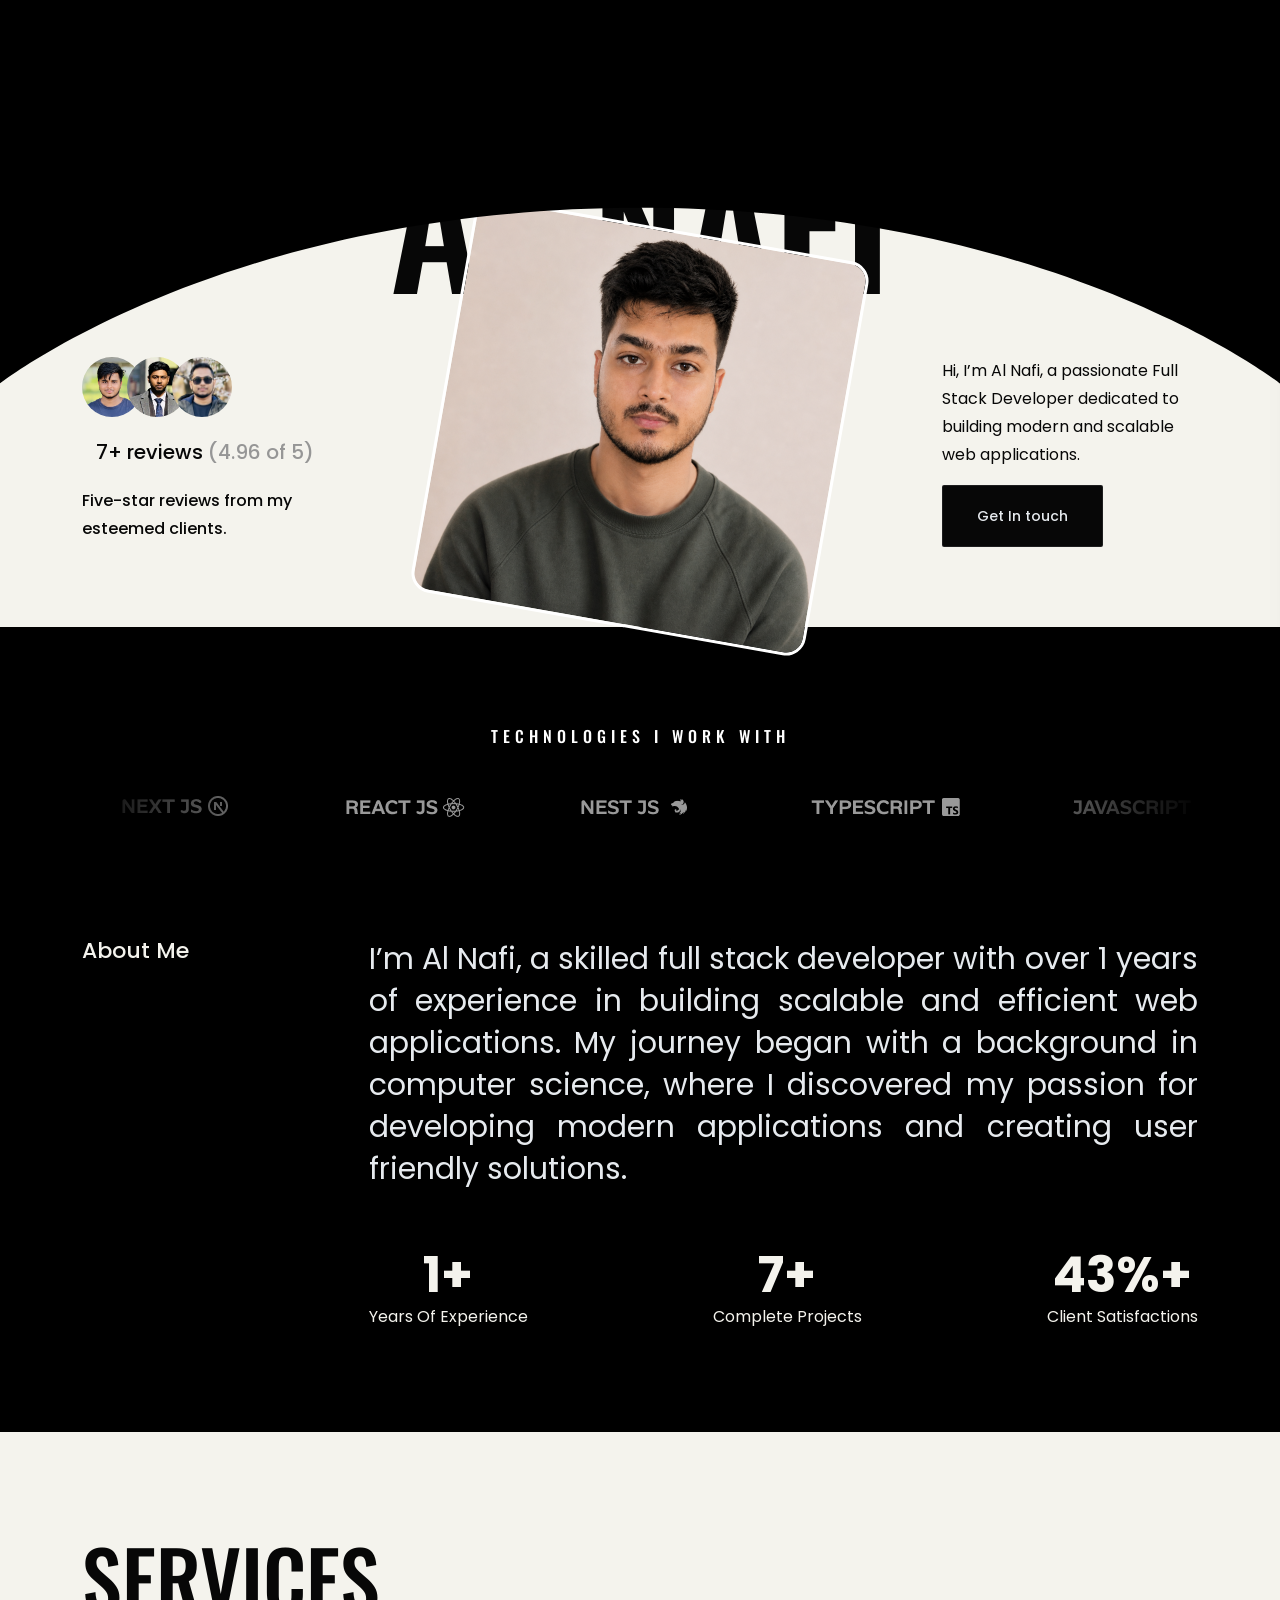
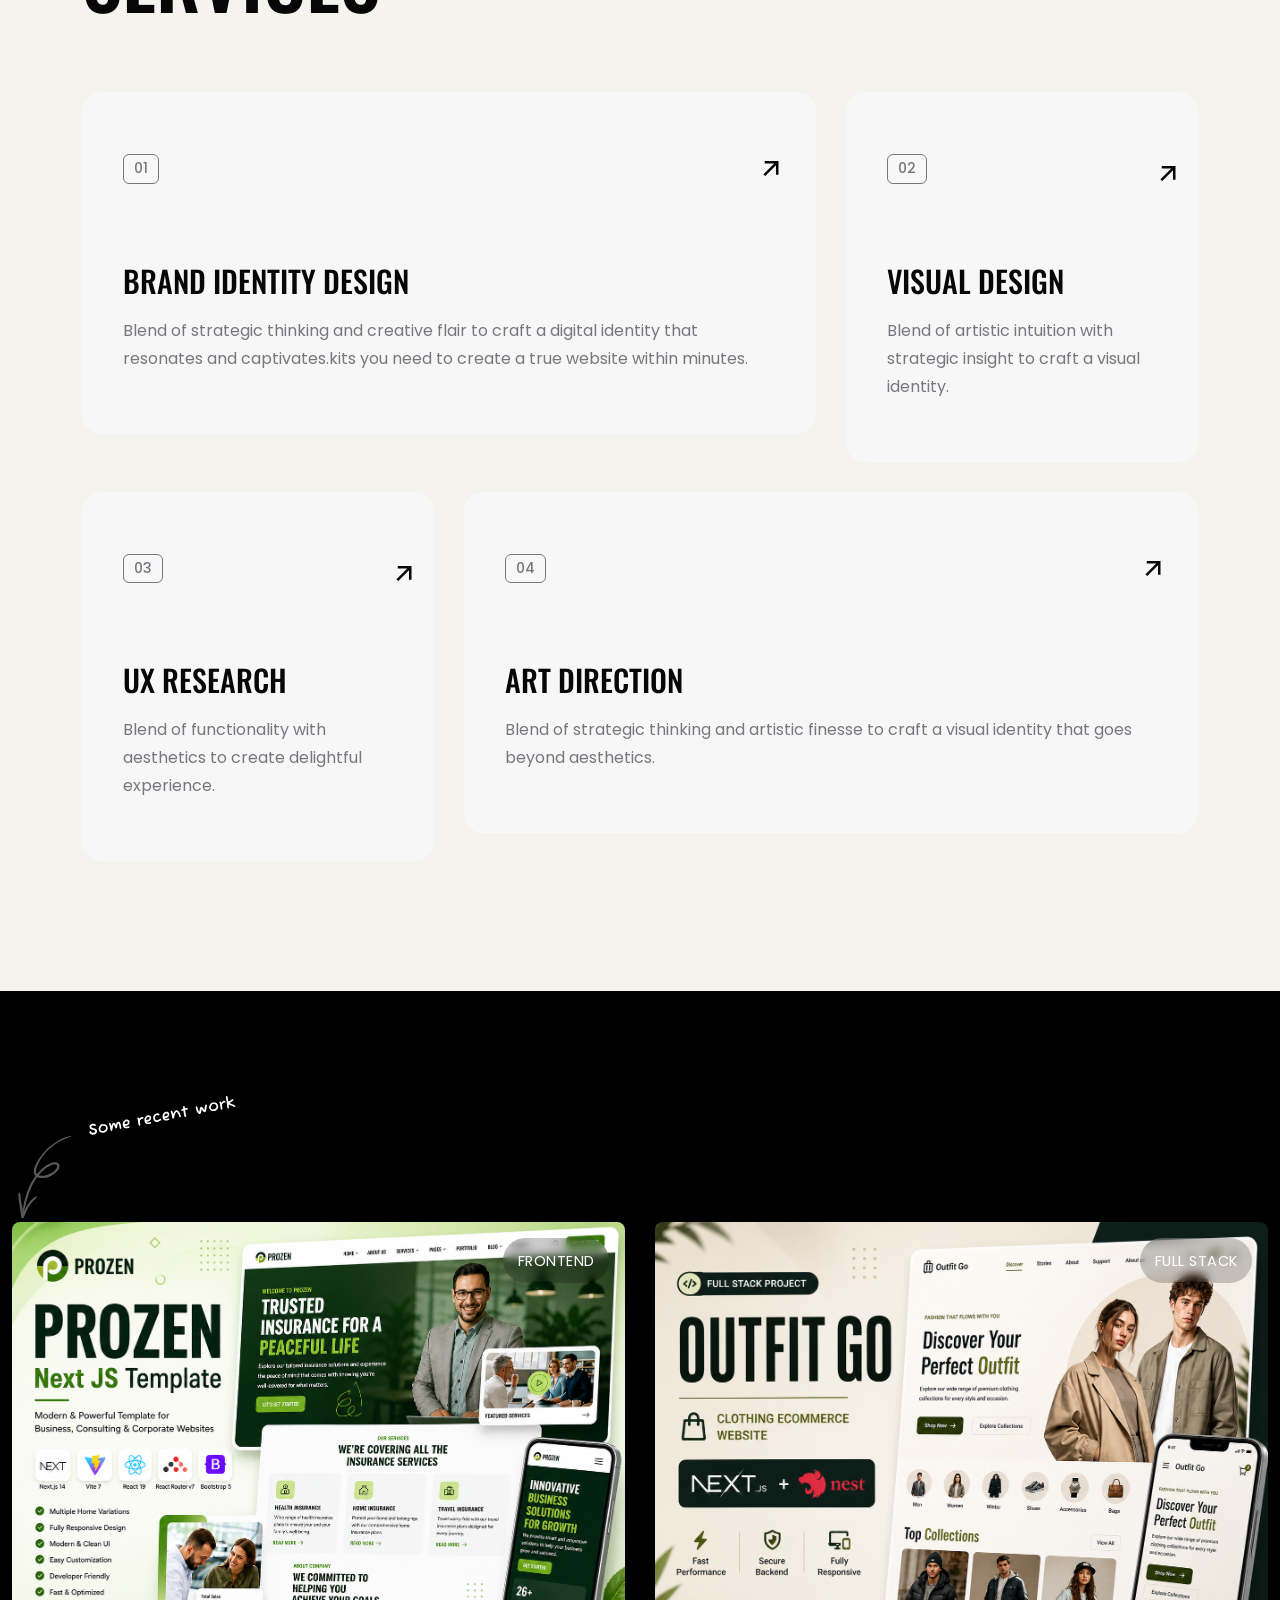
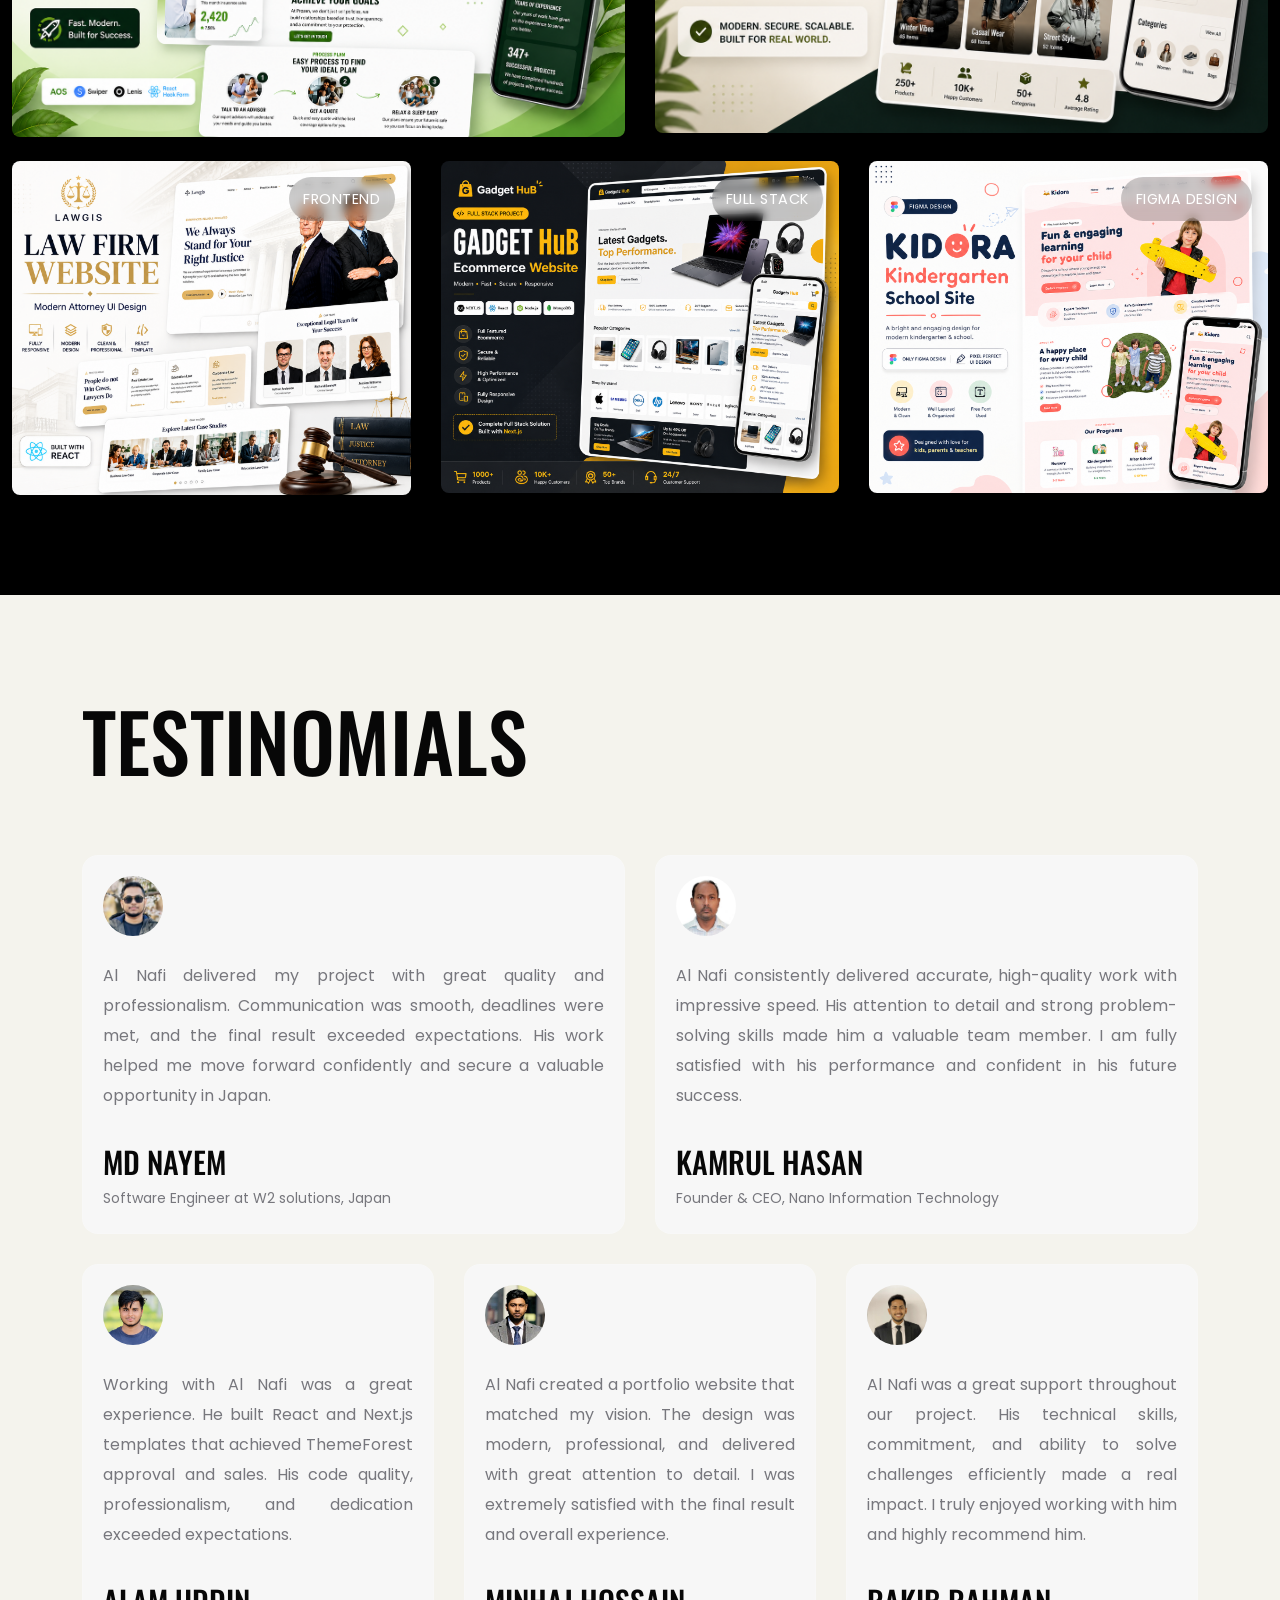
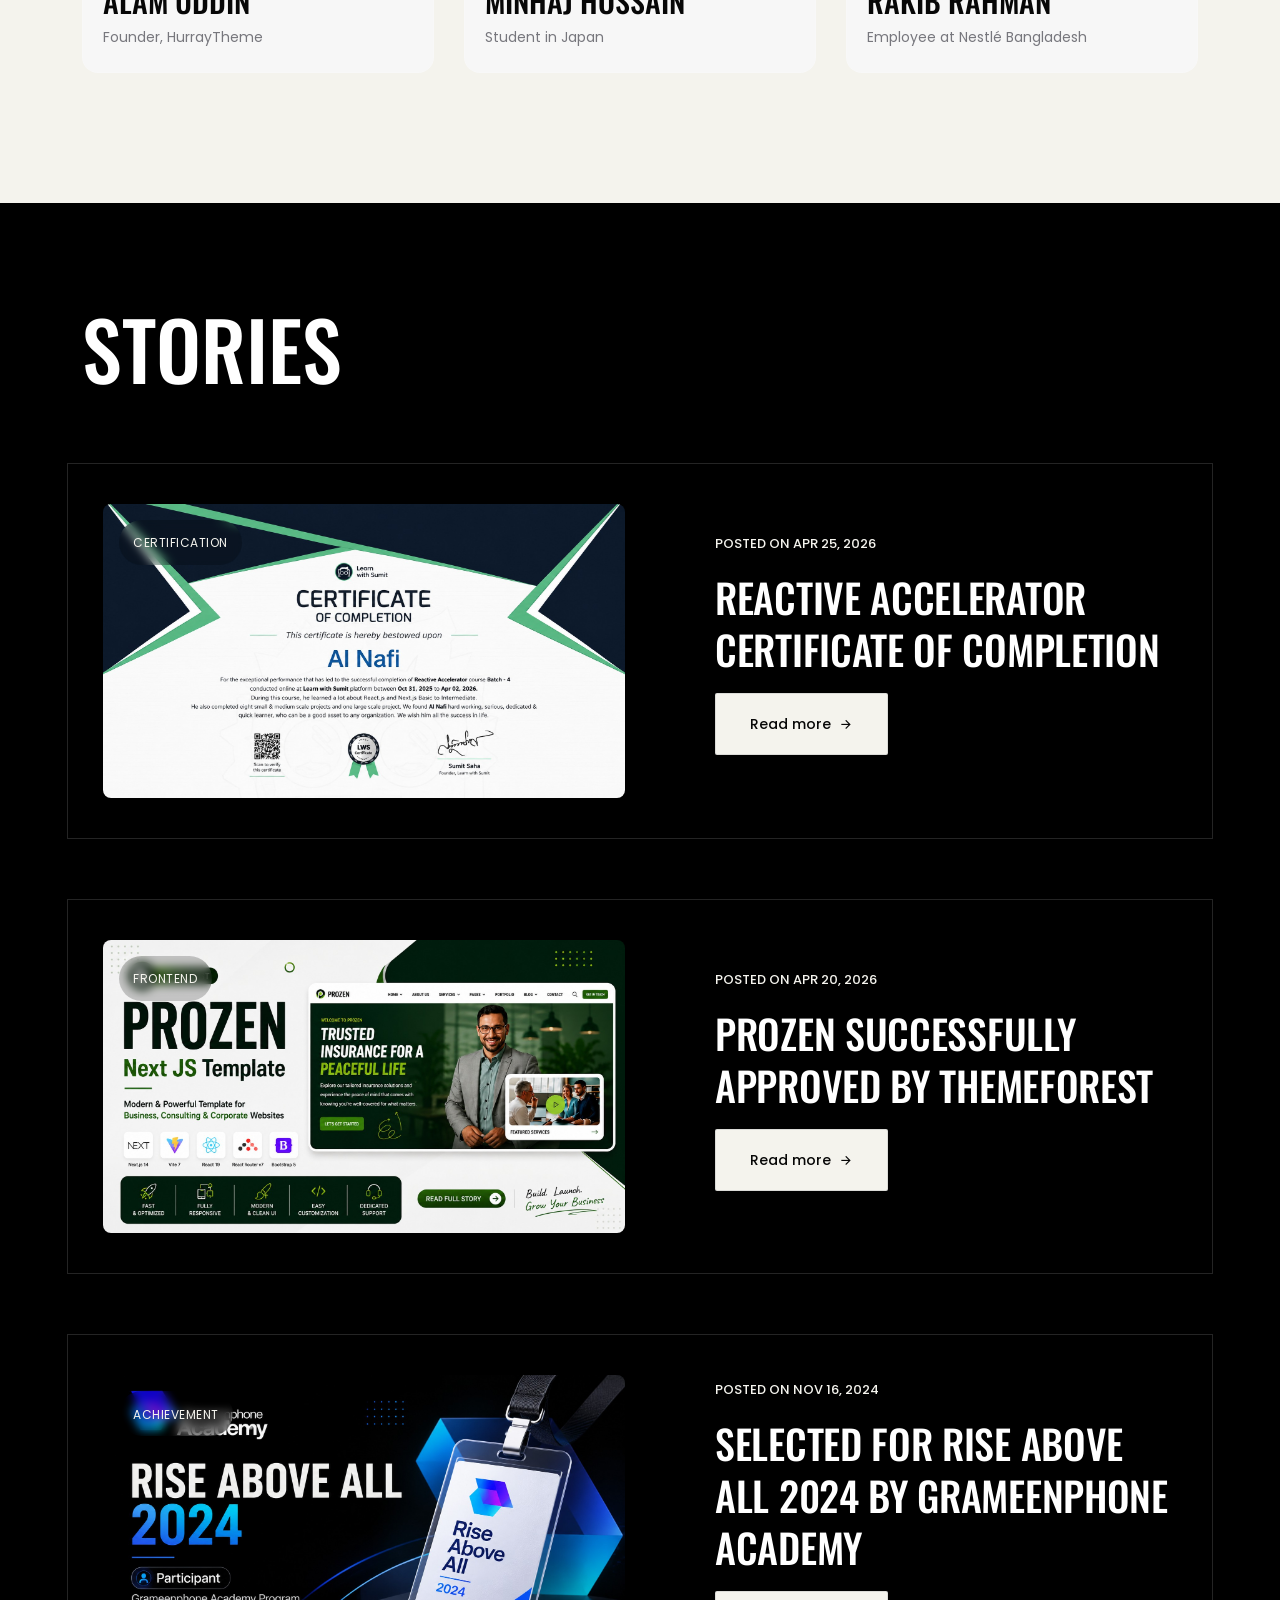
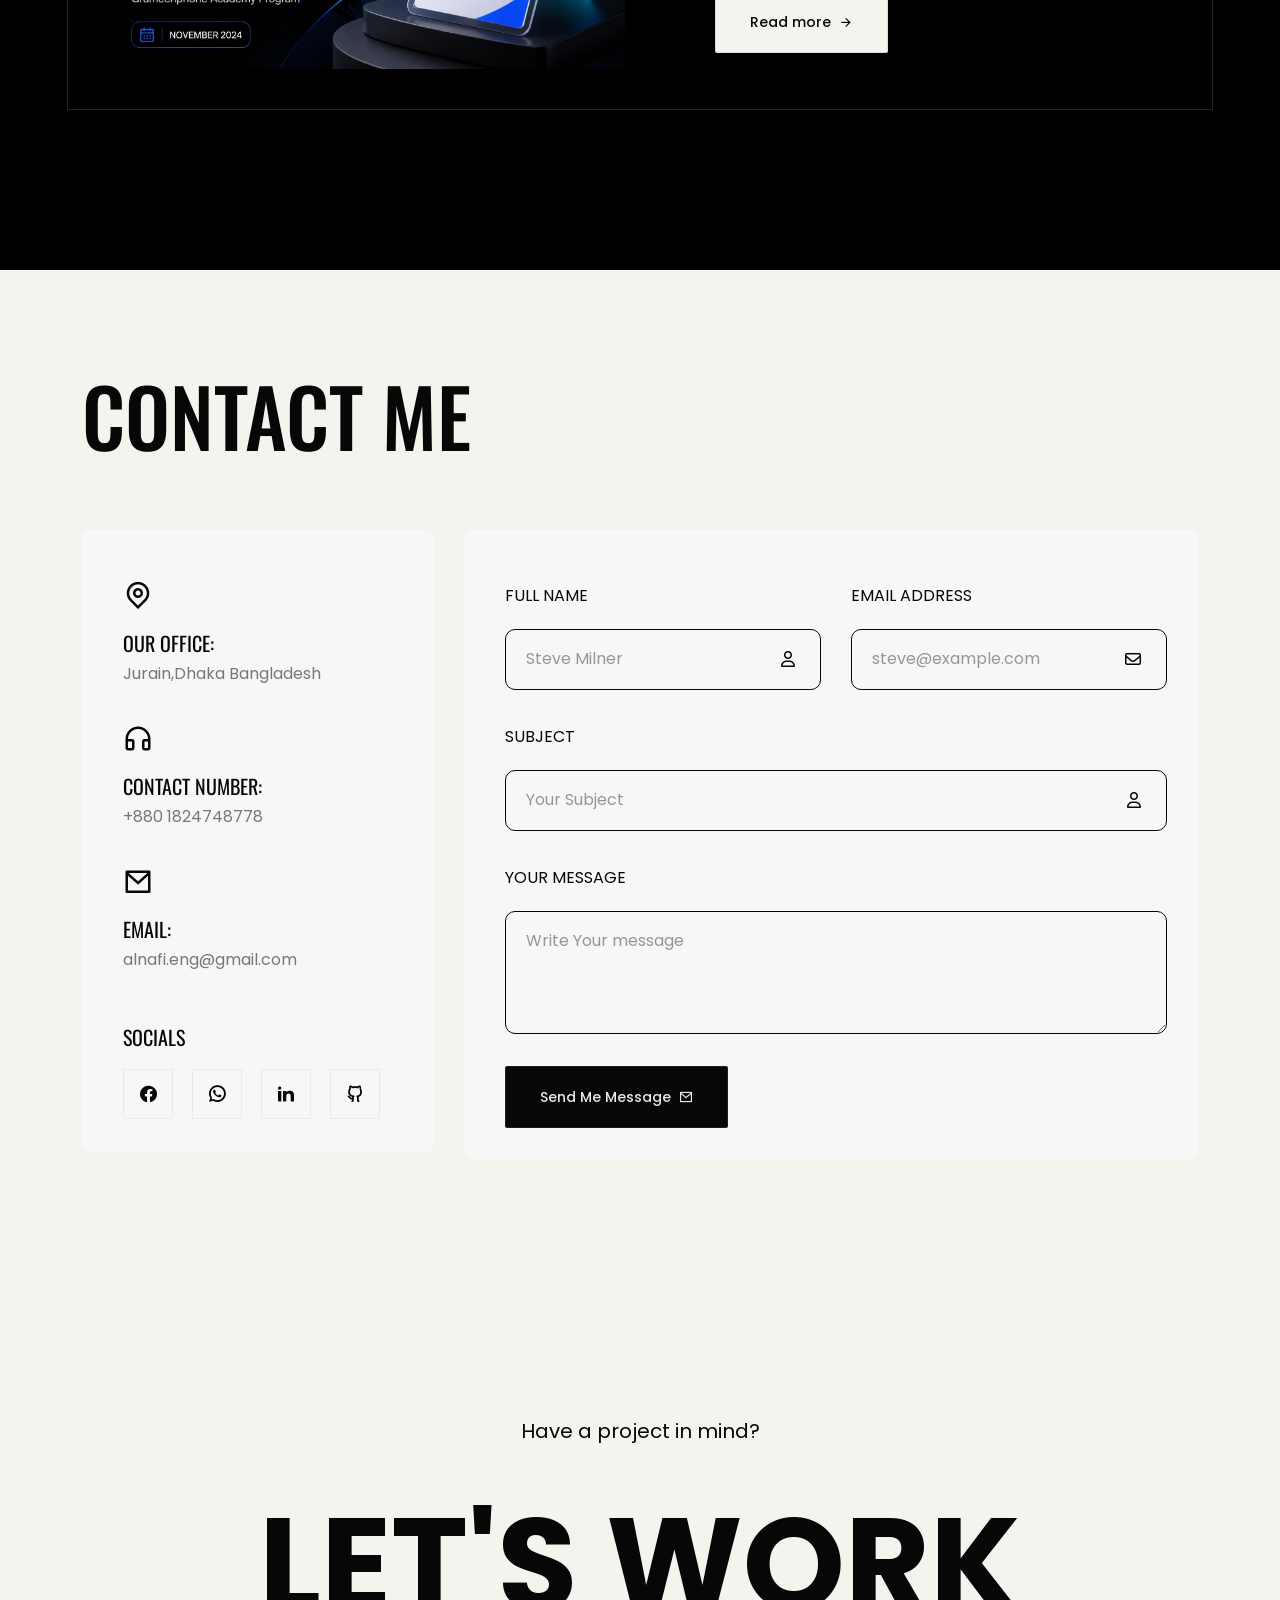
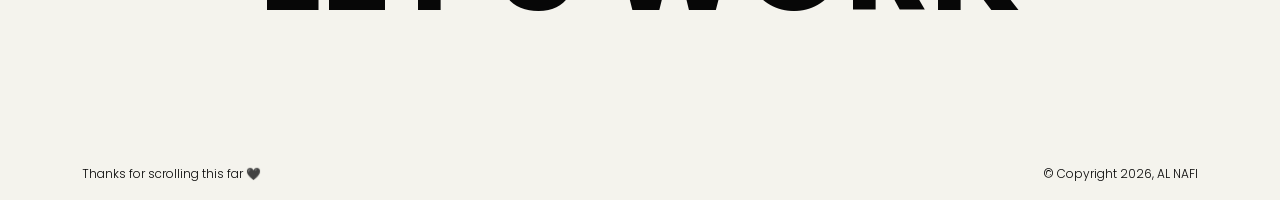
<file: index.html>
<!DOCTYPE html>
<html lang="en">

<head>
    <!-- META -->
    <meta charset="utf-8">
    <meta http-equiv="X-UA-Compatible" content="IE=edge">
    <meta name="viewport" content="width=device-width, initial-scale=1">
    <meta name="description" content="Nino - Modern Portfolio Template">
    <meta name="keywords"
        content="personal, portfolio new, html, one page, bootstrap, new html template, design, creative, onepage, clean, modern">
    <meta name="author" content="Tanvir Hossain">
    <!-- PAGE TITLE -->
    <title>Nino - Modern Portfolio Template</title>
    <link rel="icon" type="image/x-icon" href="assets/images/favicon.png">
    <!-- ALL GOOGLE FONTS -->
    <link rel="preconnect" href="https://fonts.googleapis.com">
    <link rel="preconnect" href="https://fonts.gstatic.com" crossorigin>
    <link
        href="https://fonts.googleapis.com/css2?family=Oswald:wght@200..700&family=Poppins:ital,wght@0,100;0,200;0,300;0,400;0,500;0,600;0,700;0,800;0,900;1,100;1,200;1,300;1,400;1,500;1,600;1,700;1,800;1,900&display=swap"
        rel="stylesheet">
    <!-- BOOTSTRAP CSS -->
    <link rel="stylesheet" href="assets/css/bootstrap.min.css" />
    <!-- FONT AWESOME CSS -->
    <link rel="stylesheet" href="assets/css/font-awesome-pro.css" />
    <!-- FONT AWESOME CSS -->
    <link rel="stylesheet" href="assets/fonts/remixicon.css" />
    <!-- MAGNIFIC CSS -->
    <link rel="stylesheet" href="assets/css/magnific-popup.css">
    <!-- NICE SELECT CSS -->
    <link rel="stylesheet" href="assets/css/nice-select.min.css" />
    <!-- ANIMATE CSS -->
    <link rel="stylesheet" href="assets/css/animate.min.css" />
    <!-- MOBILE MENU CSS -->
    <link rel="stylesheet" href="assets/css/mobilemenu.css" />
    <!-- SLICK CSS -->
    <link rel="stylesheet" href="assets/css/slick.min.css" />
    <!-- SPACING CSS -->
    <link rel="stylesheet" href="assets/css/spacing.css" />
    <!-- MAIN STYLE CSS -->
    <link rel="stylesheet" href="assets/css/style.css" />
    <!-- RESPONSIVE CSS -->
    <link rel="stylesheet" href="assets/css/responsive.css">
    <!-- HTML5 shim and Respond.js IE8 support of HTML5 elements and media queries -->
    <!-- WARNING: Respond.js doesn't work if you view the page via file:// -->
    <!--[if lt IE 9]>
      <script src="https://oss.maxcdn.com/html5shiv/3.7.2/html5shiv.min.js"></script>
      <script src="https://oss.maxcdn.com/respond/1.4.2/respond.min.js"></script>
    <![endif]-->
</head>

<body>
    <!-- START PRELOADER AREA-->
    <div class="preloader">
        <svg viewbox="0 0 1000 1000" preserveaspectratio="none">
            <path id="preloaderSvg" d="M0,1005S175,995,500,995s500,5,500,5V0H0Z"></path>
        </svg>
        <div class="preloader-heading">
            <div class="load-text">
                <span>L</span>
                <span>o</span>
                <span>a</span>
                <span>d</span>
                <span>i</span>
                <span>n</span>
                <span>g</span>
            </div>
        </div>
    </div>
    <!-- END PRELOADER AREA -->
    <!-- START SCROOL UP DESIGN AREA -->
    <div class="progress-wrap cursor-pointer">
        <i class="ri-arrow-up-s-line"></i>
        <svg class="progress-circle svg-content" width="100%" height="100%" viewBox="-1 -1 102 102">
            <path d="M50,1 a49,49 0 0,1 0,98 a49,49 0 0,1 0,-98" />
        </svg>
    </div>
    <!-- / END SCROOL UP DESIGN AREA -->
    <!-- START MAGIC CURSOR AND BALL AREA-->
    <div id="magic-cursor">
        <div id="ball"></div>
    </div>
    <!-- / END MAGIC CURSOR AND BALL AREA-->
    <!-- START MENU DESIGN AREA-->
    <header class="main-header">
        <div class="header-upper">
            <div class="container">
                <div class="header-inner">
                    <div class="row align-items-center">
                        <div class="col-xl-2 col-lg-2 col-md-6 col-6 col-sm-3">
                            <div class="logo-area">
                                <div class="logo">
                                    <a href="index.html"><img src="assets/images/logo.png" alt=""></a>
                                </div>
                            </div>
                        </div>
                        <div class="col-xl-10 col-lg-10 col-md-6 col-6 col-sm-9">
                            <div class="main-menu">
                                <nav id="mobile-menu">
                                    <ul>
                                        <li><a href="index.html" class="linkstyle">Home</a></li>
                                        <li><a href="about.html" class="linkstyle">about</a></li>
                                        <li><a href="service.html" class="linkstyle">services</a></li>
                                        <li class="has-dropdown"><a href="projects.html" class="linkstyle">projects</a>
                                            <ul class="sub-menu">
                                                <li><a href="projects.html">Projects List</a></li>
                                                <li><a href="single-project.html">Single Portfolio</a></li>
                                            </ul>
                                        </li>
                                        <li><a href="blog.html" class="linkstyle">Blog</a></li>
                                        <li><a href="contact.html" class="linkstyle">Contact</a></li>
                                    </ul>
                                </nav>
                            </div>
                            <div class="side-menu-icon d-lg-none text-end">
                                <a href="javascript:void(0)" class="info-toggle-btn f-right sidebar-toggle-btn"><i
                                        class="fal fa-bars"></i></a>
                            </div>
                        </div>
                    </div>
                </div>
            </div>
        </div>
    </header>
    <!-- // END MENU DESIGN AREA-->
    <!-- START MOBILE MENU DESIGN AREA-->
    <div class="sidebar__area">
        <div class="sidebar__wrapper">
            <div class="sidebar__close">
                <button class="sidebar__close-btn" id="sidebar__close-btn">
                    <i class="fal fa-times"></i>
                </button>
            </div>
            <div class="sidebar__content mt-50 mb-20">
                <div class="mobile-menu fix"></div>
            </div>
        </div>
    </div>
    <div class="body-overlay"></div>
    <!-- // END MOBILE MENU DESIGN AREA-->
    <!-- START HEADER DESIGN AREA -->
    <section id="home" class="main-hero-area">
        <div class="container">
            <div class="row">
                <div class="col-lg-12">
                    <!-- START HERO DESIGN AREA -->
                    <div class="hero-content wow fadeInUp text-center delay-0-2s">
                        <h2>AL NAFI</h2>
                    </div>
                    <!-- / END HERO DESIGN AREA -->
                </div>
            </div>
            <div class="row">
                <div class="col-lg-3 pt-30">
                    <!-- START HERO DESIGN AREA -->
                    <div class="hero-content wow fadeInUp delay-0-2s">
                        <div class="clienti-reviews">
                            <ul class="clienti-profile">
                                <li>
                                    <img class="img-fluid" src="assets/images/avatar/02.jpg" alt="client">
                                </li>
                                <li>
                                    <img class="img-fluid" src="assets/images/avatar/03.jpg" alt="client">
                                </li>
                                <li>
                                    <img class="img-fluid" src="assets/images/avatar/01.jpg" alt="client">
                                </li>
                            </ul>
                            <div class="reviews">
                                <span class="review-count" id="reviewCount">0</span>+ reviews
                                <span class="reviews-rating">(4.96 of 5)</span>
                                <p>Five-star reviews from my esteemed clients.</p>
                            </div>
                        </div>
                    </div>
                    <!-- / END HERO DESIGN AREA -->
                </div>
                <div class="col-lg-6">
                    <div class="hero-image">
                        <img src="assets/images/about/me.png" alt="">
                    </div>
                    <!-- / END HERO DESIGN AREA -->
                </div>
                <div class="col-lg-3 pt-30">
                    <div class="hero-content wow fadeInUp delay-0-4s">
                        <p>Hi, I’m Al Nafi, a passionate Full Stack Developer dedicated to building modern and scalable
                            web applications.</p> <a class="theme-btn" href="">Get In touch</a>
                    </div>
                    <!-- / END HERO DESIGN AREA -->
                </div>
            </div>
        </div>
    </section>
    <!-- / END HEADER DESIGN AREA -->
    <!-- START COMPANY DESIGN AREA -->
    <div class="company-design-area">
        <div class="container">
            <div class="row">
                <div class="col-lg-12">
                    <h2>TECHNOLOGIES I WORK WITH</h2>
                    <div class="company-list">
                        <div class="scroller" data-direction="left" data-speed="slow">
                            <div class="scroller__inner">
                                <img src="assets/images/technologies/next.png" alt="next.js logo" />
                                <img src="assets/images/technologies/react.png" alt="react.js logo" />
                                <img src="assets/images/technologies/nest.png" alt="nest.js logo" />
                                <img src="assets/images/technologies/typescript.png" alt="typescript logo" />
                                <img src="assets/images/technologies/javascript.png" alt="javascript logo" />
                                <img src="assets/images/technologies/postgresql.png" alt="postgresql logo" />
                                <img src="assets/images/technologies/mongodb.png" alt="mongodb logo" />
                                <img src="assets/images/technologies/mysql.png" alt="mysql logo" />
                                <img src="assets/images/technologies/docker.png" alt="docker logo" />
                                <img src="assets/images/technologies/graphql.png" alt="graphql logo" />
                                <img src="assets/images/technologies/figma.png" alt="figma logo" />
                                <img src="assets/images/technologies/github.png" alt="github logo" />
                            </div>
                        </div>
                    </div>
                </div>
            </div>
        </div>
    </div>
    <!-- // END COMPANY DESIGN AREA -->
    <!-- START ABOUT DESIGN AREA -->
    <section id="about" class="about-area">
        <div class="container">
            <div class="row">
                <!-- START ABOUT TEXT DESIGN AREA -->
                <div class="col-lg-3 col-sm-3">
                    <h2 class="about-pre-title">About Me</h2>
                </div>
                <div class="col-lg-9 col-sm-9">
                    <div class="about-content-part wow fadeInUp delay-0-2s">
                        <p style="text-align: justify;">I’m Al Nafi, a skilled full stack developer with over 1 years of
                            experience in building scalable and efficient web applications. My journey began with a
                            background in computer science, where I discovered my passion for developing modern
                            applications and creating user friendly solutions.</p>
                    </div>
                    <!-- START COUNTER DESIGN AREA -->
                    <div class="hero-counter-area d-flex justify-content-between wow fadeInUp delay-0-4s">
                        <div class="counter-item counter-text-wrap">
                            <span class="count-text plus" data-speed="1000" data-stop="1">0</span>
                            <span class="counter-title">Years Of Experience</span>
                        </div>
                        <div class="counter-item counter-text-wrap">
                            <span class="count-text plus" data-speed="3000" data-stop="15">0</span>
                            <span class="counter-title">Complete Projects</span>
                        </div>
                        <div class="counter-item counter-text-wrap">
                            <span class="count-text percent" data-speed="3000" data-stop="90">0</span>
                            <span class="counter-title">Client Satisfactions</span>
                        </div>
                    </div>
                    <!-- / END COUNTER DESIGN AREA -->
                </div>
                <!-- / END ABOUT TEXT DESIGN AREA -->
            </div>
        </div>
    </section>
    <!-- / END ABOUT DESIGN AREA -->
    <!-- START SERVICE DESIGN AREA -->
    <section id="services" class="services-area">
        <div class="container">
            <div class="row">
                <div class="col-xl-12 col-lg-12">
                    <div class="section-title section-black-title wow fadeInUp delay-0-2s">
                        <h2>Services</h2>
                    </div>
                </div>
            </div>
            <div class="row">
                <!-- START SINGLE SERVICE DESIGN AREA -->
                <div class="col-lg-8 col-md-7">
                    <div class="service-item wow fadeInUp delay-0-2s">
                        <i class="ri-arrow-right-up-line"></i>
                        <h5>01</h5>
                        <h4>Brand Identity Design</h4>
                        <p>Blend of strategic thinking and creative flair to craft a digital identity that resonates and
                            captivates.kits you need to create a true website within minutes.</p>
                    </div>
                </div>
                <!-- / END SINGLE SERVICE DESIGN AREA -->
                <!-- START SINGLE SERVICE DESIGN AREA -->
                <div class="col-lg-4 col-md-5">
                    <div class="service-item wow fadeInUp delay-0-4s">
                        <i class="ri-arrow-right-up-line"></i>
                        <h5>02</h5>
                        <h4>Visual Design</h4>
                        <p>Blend of artistic intuition with strategic insight to craft a visual identity.</p>
                    </div>
                </div>
                <!-- / END SINGLE SERVICE DESIGN AREA -->
                <!-- START SINGLE SERVICE DESIGN AREA -->
                <div class="col-lg-4 col-md-5">
                    <div class="service-item wow fadeInUp delay-0-6s">
                        <i class="ri-arrow-right-up-line"></i>
                        <h5>03</h5>
                        <h4>UX Research</h4>
                        <p>Blend of functionality with aesthetics to create delightful experience.</p>
                    </div>
                </div>
                <!-- / END SINGLE SERVICE DESIGN AREA -->
                <!-- START SINGLE SERVICE DESIGN AREA -->
                <div class="col-lg-8 col-md-7">
                    <div class="service-item wow fadeInUp delay-0-8s">
                        <i class="ri-arrow-right-up-line"></i>
                        <h5>04</h5>
                        <h4>Art Direction</h4>
                        <p>Blend of strategic thinking and artistic finesse to craft a visual identity that goes beyond
                            aesthetics.</p>
                    </div>
                </div>
                <!-- / END SINGLE SERVICE DESIGN AREA -->
            </div>
        </div>
    </section>
    <!-- / END SERVICE DESIGN AREA -->
    <!-- START PORTFOLIO DESIGN AREA -->
    <div class="projects-area" id="portfolio">
        <div class="custom-icon">
            <img src="assets/images/custom/work-scribble.svg" alt="custom">
        </div>
        <div class="container-fluid">
            <div class="row g-4 portfolio-grid">
                <!-- START SINGLE PORTFOLIO DESIGN AREA -->
                <div class="col-md-6 col-xl-6 portfolio-item category-1">
                    <a href="assets/images/projects/work1.png" class="work-popup">
                        <div class="portfolio-box">
                            <!-- Image -->
                            <img src="assets/images/projects/work1.png" alt="" data-rjs="2">
                            <!-- Category -->
                            <span class="portfolio-category">FRONTEND</span>
                            <!-- Caption -->
                            <div class="portfolio-caption">
                                <h1>MODERN BUSINESS WEBSITE</h1>
                            </div>
                        </div>
                    </a>
                </div>
                <!-- // END SINGLE PORTFOLIO DESIGN AREA -->
                <!-- START SINGLE PORTFOLIO DESIGN AREA -->
                <div class="col-md-6 col-xl-6 portfolio-item category-2">
                    <a href="single-project.html">
                        <div class="portfolio-box">
                            <!-- Image -->
                            <img src="assets/images/projects/work2.png" alt="" data-rjs="2">
                            <!-- Category -->
                            <span class="portfolio-category">FULL STACK</span>
                            <!-- Caption -->
                            <div class="portfolio-caption">
                                <h1>E-COMMERCE WEB APPLICATION</h1>
                            </div>
                        </div>
                    </a>
                </div>
                <!-- // END SINGLE PORTFOLIO DESIGN AREA -->
                <!-- START SINGLE PORTFOLIO DESIGN AREA -->
                <div class="col-md-6 col-xl-4 portfolio-item category-2">
                    <a href="https://www.youtube.com/watch?v=qZEPs3vmYB4" class="popup-youtube">
                        <div class="portfolio-box">
                            <!-- Image -->
                            <img src="assets/images/projects/work3.png" alt="" data-rjs="2">
                            <!-- Category -->
                            <span class="portfolio-category">FRONTEND</span>
                            <!-- Caption -->
                            <div class="portfolio-caption">
                                <h1>LEGAL BUSINESS WEBSITE</h1>
                            </div>
                        </div>
                    </a>
                </div>
                <!-- // END SINGLE PORTFOLIO DESIGN AREA -->
                <!-- START SINGLE PORTFOLIO DESIGN AREA -->
                <div class="col-md-6 col-xl-4 portfolio-item category-1">
                    <a href="assets/images/projects/work4.png" class="work-popup">
                        <div class="portfolio-box">
                            <!-- Image -->
                            <img src="assets/images/projects/work4.png" alt="" data-rjs="2">
                            <!-- Category -->
                            <span class="portfolio-category">FULL STACK</span>
                            <!-- Caption -->
                            <div class="portfolio-caption">
                                <h1>E-COMMERCE WEBSITE</h1>
                            </div>
                        </div>
                    </a>
                </div>
                <!-- // END SINGLE PORTFOLIO DESIGN AREA -->
                <!-- START SINGLE PORTFOLIO DESIGN AREA -->
                <div class="col-md-6 col-xl-4 portfolio-item category-2">
                    <a href="assets/images/projects/work5.png" class="work-popup">
                        <div class="portfolio-box">
                            <!-- Image -->
                            <img src="assets/images/projects/work5.png" alt="" data-rjs="2">
                            <!-- Category -->
                            <span class="portfolio-category">FIGMA DESIGN</span>
                            <!-- Caption -->
                            <div class="portfolio-caption">
                                <h1>KINDERGARTEN WEBSITE UI</h1>
                            </div>
                        </div>
                    </a>
                </div>
                <!-- // END SINGLE PORTFOLIO DESIGN AREA -->
            </div>
        </div>
    </div>
    <!-- // END PORTFOLIO DESIGN AREA -->
    <!-- START TESTIMONIALS DESIGN AREA -->
    <section class="testimonials-area">
        <div class="container">
            <div class="row">
                <div class="col-xl-12 col-lg-12">
                    <div class="section-title section-black-title wow fadeInUp delay-0-2s">
                        <h2>Testinomials</h2>
                    </div>
                </div>
            </div>
            <div class="row">
                <div class="col-lg-6 col-md-6">
                    <!-- START SINGLE TESTIMONIALS DESIGN AREA -->
                    <div class="testimonial-item wow fadeInUp delay-0-2s">
                        <div class="author">
                            <img src="assets/images/testimonials/author1.jpg" alt="Author" />
                        </div>
                        <div class="text" style="text-align: justify;">
                            Al Nafi delivered my project with great quality and professionalism. Communication was
                            smooth, deadlines were met, and the final result exceeded expectations. His work helped me
                            move forward confidently and secure a valuable opportunity in Japan.
                        </div>
                        <div class="testi-des">
                            <h5>MD Nayem</h5>
                            <span>Software Engineer at W2 solutions, Japan</span>
                        </div>
                    </div>
                    <!-- / END SINGLE TESTIMONIALS DESIGN AREA -->
                </div>
                <div class="col-lg-6 col-md-6">
                    <!-- START SINGLE TESTIMONIALS DESIGN AREA -->
                    <div class="testimonial-item wow fadeInUp delay-0-4s">
                        <div class="author">
                            <img src="assets/images/testimonials/author2.jpg" alt="Author" />
                        </div>
                        <div class="text" style="text-align: justify;">
                            Al Nafi consistently delivered accurate, high-quality work with impressive speed. His
                            attention to detail and strong problem-solving skills made him a valuable team member. I am
                            fully satisfied with his performance and confident in his future success.
                        </div>
                        <div class="testi-des">
                            <h5>Kamrul Hasan</h5>
                            <span>Founder & CEO, Nano Information Technology</span>
                        </div>
                    </div>
                    <!-- / END SINGLE TESTIMONIALS DESIGN AREA -->
                </div>
                <div class="col-lg-4 col-md-6">
                    <!-- START SINGLE TESTIMONIALS DESIGN AREA -->
                    <div class="testimonial-item wow fadeInUp delay-0-6s">
                        <div class="author">
                            <img src="assets/images/testimonials/author3.jpg" alt="Author" />
                        </div>
                        <div class="text" style="text-align: justify;">
                            Working with Al Nafi was a great experience. He built React and Next.js templates that achieved ThemeForest approval and sales. His code quality, professionalism, and dedication exceeded expectations.
                        </div>
                        <div class="testi-des">
                            <h5>Alam Uddin</h5>
                            <span>Founder, HurrayTheme</span>
                        </div>
                    </div>
                    <!-- / END SINGLE TESTIMONIALS DESIGN AREA -->
                </div>
                <div class="col-lg-4 col-md-6">
                    <!-- START SINGLE TESTIMONIALS DESIGN AREA -->
                    <div class="testimonial-item wow fadeInUp delay-0-8s">
                        <div class="author">
                            <img src="assets/images/testimonials/author4.jpg" alt="Author" />
                        </div>
                        <div class="text" style="text-align: justify;">
                            Al Nafi created a portfolio website that matched my vision. The design was modern, professional, and delivered with great attention to detail. I was extremely satisfied with the final result and overall experience.
                        </div>
                        <div class="testi-des">
                            <h5>Minhaj Hossain</h5>
                            <span>Student in Japan</span>
                        </div>
                    </div>
                    <!-- / END SINGLE TESTIMONIALS DESIGN AREA -->
                </div>
                <div class="col-lg-4 col-md-6">
                    <!-- START SINGLE TESTIMONIALS DESIGN AREA -->
                    <div class="testimonial-item wow fadeInUp delay-0-9s">
                        <div class="author">
                            <img src="assets/images/testimonials/author5.jpg" alt="Author" />
                        </div>
                        <div class="text" style="text-align: justify;">
                            Al Nafi was a great support throughout our project. His technical skills, commitment, and ability to solve challenges efficiently made a real impact. I truly enjoyed working with him and highly recommend him.
                        </div>
                        <div class="testi-des">
                            <h5>Rakib Rahman</h5>
                            <span>Employee at Nestlé Bangladesh</span>
                        </div>
                    </div>
                    <!-- / END SINGLE TESTIMONIALS DESIGN AREA -->
                </div>
            </div>
        </div>
    </section>
    <!-- / END TESTIMONIALS DESIGN AREA -->

    <!-- START VLOG DESIGN AREA -->
    <section class="blog-area">
        <div class="container">
            <div class="row">
                <div class="col-xl-12 col-lg-12">
                    <div class="section-title wow fadeInUp delay-0-2s">
                        <h2>Stories</h2>
                    </div>
                </div>
            </div>
            <!-- START SINGLE VLOG DESIGN AREA -->
            <div class="row blog-post-box align-items-center">
                <div class="col-lg-6">
                    <div class="blog-post-img">
                        <a href="#">
                            <img src="assets/images/blog/blog1.jpg" alt="">
                        </a>
                        <div class="blog-post-category">
                            <a href="#">Certification</a>
                        </div>
                    </div>
                </div>
                <div class="col-lg-6">
                    <div class="blog-post-caption">
                        <h3>Posted on Apr 25, 2026</h3>
                        <h2><a class="link-decoration"
                                href="https://learnwithsumit.com/certificates/verify/LWSCTXN-7NLCACE0">REACTIVE
                                ACCELERATOR CERTIFICATE OF COMPLETION</a></h2>
                        <a class="theme-btn theme-btn-two"
                            href="https://learnwithsumit.com/certificates/verify/LWSCTXN-7NLCACE0">Read more <i
                                class="ri-arrow-right-line"></i></a>
                    </div>
                </div>
            </div>
            <!-- START SINGLE VLOG DESIGN AREA -->
            <!-- START SINGLE VLOG DESIGN AREA -->
            <div class="row blog-post-box align-items-center">
                <div class="col-lg-6">
                    <div class="blog-post-img">
                        <a href="#">
                            <img src="assets/images/blog/blog2.jpg" alt="">
                        </a>
                        <div class="blog-post-category">
                            <a href="#">Frontend</a>
                        </div>
                    </div>
                </div>
                <div class="col-lg-6">
                    <div class="blog-post-caption">
                        <h3>Posted on Apr 20, 2026</h3>
                        <h2><a class="link-decoration"
                                href="https://themeforest.net/item/prozen-business-consulting-nextjs-template/62573483?s_rank=1">PROZEN
                                Successfully Approved by ThemeForest</a></h2>
                        <a class="theme-btn theme-btn-two"
                            href="https://themeforest.net/item/prozen-business-consulting-nextjs-template/62573483?s_rank=1">Read
                            more <i class="ri-arrow-right-line"></i></a>
                    </div>
                </div>
            </div>
            <!-- START SINGLE VLOG DESIGN AREA -->
            <!-- START SINGLE VLOG DESIGN AREA -->
            <div class="row blog-post-box align-items-center">
                <div class="col-lg-6">
                    <div class="blog-post-img">
                        <a href="#">
                            <img src="assets/images/blog/blog3.jpg" alt="">
                        </a>
                        <div class="blog-post-category">
                            <a href="#">ACHIEVEMENT</a>
                        </div>
                    </div>
                </div>
                <div class="col-lg-6">
                    <div class="blog-post-caption">
                        <h3>Posted on Nov 16, 2024</h3>
                        <h2><a class="link-decoration" href="#">Selected for Rise Above All 2024 by Grameenphone Academy</a></h2>
                        <a class="theme-btn theme-btn-two" href="#">Read more <i class="ri-arrow-right-line"></i></a>
                    </div>
                </div>
            </div>
            <!-- START SINGLE VLOG DESIGN AREA -->
        </div>
    </section>
    <!-- / END VLOG DESIGN AREA -->
    <!-- START CONTACT DESIGN AREA -->
    <section id="contact" class="contact-area">
        <div class="container">
            <div class="row">
                <div class="col-xl-12 col-lg-12">
                    <div class="section-title section-black-title wow fadeInUp delay-0-2s">
                        <h2>Contact Me</h2>
                    </div>
                </div>
            </div>
            <div class="row">
                <div class="col-lg-4">
                    <div class="contact-content-part  wow fadeInUp delay-0-2s">
                        <!-- START CONTACT SINGLEDESIGN AREA -->
                        <div class="single-contact wow fadeInUp" data-wow-delay=".2s">
                            <span class="circle-btn">
                                <i class="ri-map-pin-line"></i>
                            </span>
                            <h2>our office:</h2>
                            <p>Jurain,Dhaka Bangladesh</p>
                        </div>
                        <!-- / END CONTACT SINGLEDESIGN AREA -->
                        <!-- START CONTACT SINGLEDESIGN AREA -->
                        <div class="single-contact wow fadeInUp" data-wow-delay=".4s">
                            <span class="circle-btn">
                                <i class="ri-headphone-line"></i>
                            </span>
                            <h2>contact number:</h2>
                            <p>+880 1824748778</p>
                        </div>
                        <!-- / END CONTACT SINGLEDESIGN AREA -->
                        <!-- START CONTACT SINGLEDESIGN AREA -->
                        <div class="single-contact wow fadeInUp" data-wow-delay=".6s">
                            <span class="circle-btn">
                                <i class="ri-mail-line"></i>
                            </span>
                            <h2>Email:</h2>
                            <p>alnafi.eng@gmail.com</p>
                        </div>
                        <!-- / END CONTACT SINGLEDESIGN AREA -->
                        <!-- START CONTACT SINGLEDESIGN AREA -->
                        <div class="single-contact wow fadeInUp" data-wow-delay=".6s">
                            <h2>Socials</h2>
                            <div class="about-social">
                                <ul>
                                    <li><a
                                            href="https://www.facebook.com/al.nafi.94695?mibextid=wwXIfr&rdid=QQhAK1Jha2uSmqjs&share_url=https%3A%2F%2Fwww.facebook.com%2Fshare%2F1BNzEdRXuZ%2F%3Fmibextid%3DwwXIfr#"><i
                                                class="ri-facebook-circle-fill"></i></a></li>
                                    <li><a
                                            href="https://api.whatsapp.com/send/?phone=8801824748778&text&type=phone_number&app_absent=0"><i
                                                class="ri-whatsapp-line"></i></a></li>
                                    <li><a
                                            href="https://www.linkedin.com/in/alnafi?utm_source=share_via&utm_content=profile&utm_medium=member_android"><i
                                                class="ri-linkedin-fill"></i></a></li>
                                    <li><a href="https://github.com/ALNAFI"><i class="ri-github-line"></i></a></li>
                                </ul>
                            </div>
                        </div>
                        <!-- / END CONTACT SINGLEDESIGN AREA -->
                    </div>
                </div>
                <!-- START CONTACT FORM DESIGN AREA -->
                <div class="col-lg-8">
                    <div class="contact-form contact-form-area wow fadeInUp delay-0-4s">
                        <form id="contactForm" class="contact-form" action="https://formsubmit.co/alnafi.eng@gmail.com"
                            method="POST">
                            <input type="hidden" name="_captcha" value="false">
                            <div class="row">
                                <div class="col-md-6">
                                    <div class="form-group">
                                        <label for="name">Full Name</label>
                                        <input type="text" id="name" name="name" class="form-control" value=""
                                            placeholder="Steve Milner" required=""
                                            data-error="Please enter your Name" />
                                        <label for="name" class="for-icon"><i class="far fa-user"></i></label>
                                        <div class="help-block with-errors"></div>
                                    </div>
                                </div>
                                <div class="col-md-6">
                                    <div class="form-group">
                                        <label for="email">Email Address</label>
                                        <input type="email" id="email" name="email" class="form-control" value=""
                                            placeholder="steve@example.com" required=""
                                            data-error="Please enter your Email" />
                                        <label for="email" class="for-icon"><i class="far fa-envelope"></i></label>
                                        <div class="help-block with-errors"></div>
                                    </div>
                                </div>
                                <div class="col-md-12">
                                    <div class="form-group">
                                        <label for="name">Subject</label>
                                        <input type="text" id="subject" name="subject" class="form-control" value=""
                                            placeholder="Your Subject" required=""
                                            data-error="Please enter your Name" />
                                        <label for="name" class="for-icon"><i class="far fa-user"></i></label>
                                        <div class="help-block with-errors"></div>
                                    </div>
                                </div>
                                <div class="col-md-12">
                                    <div class="form-group">
                                        <label for="message">Your Message</label>
                                        <textarea name="message" id="message" class="form-control" rows="4"
                                            placeholder="Write Your message" required=""
                                            data-error="Please Write your Message"></textarea>
                                        <div class="help-block with-errors"></div>
                                    </div>
                                </div>
                                <div class="col-md-12">
                                    <div class="form-group mb-0">
                                        <button type="submit" class="theme-btn">
                                            Send Me Message <i class="ri-mail-line"></i>
                                        </button>
                                        <div id="msgSubmit" class="hidden"></div>
                                    </div>
                                </div>
                            </div>
                        </form>
                    </div>
                    <div class="contact-form-feedback text-center">
                        <p class="input-success">We have received your mail, We will get back to you soon!</p>
                        <p class="input-error">Sorry, Message could not send! Please try again.</p>
                    </div>
                </div>
                <!-- / END CONTACT FORM DESIGN AREA -->
            </div>
        </div>
    </section>
    <!-- / END CONTACT DESIGN AREA -->
    <!-- START FOOTER DESIGN AREA -->
    <footer class="main-footer">
        <div class="container">
            <div class="row">
                <div class="col-lg-12">
                    <div class="footer-top">
                        <p> Have a project in mind?</p>
                        <h2><a href="alnafi.eng@gmail.com">let's work</a></h2>
                    </div>
                </div>
            </div>
            <div class="row">
                <div class="col-lg-6 col-sm-6">
                    <p class="copy-left-text">Thanks for scrolling this far 🖤</p>
                </div>
                <div class="col-lg-6 col-sm-6">
                    <p class="copy-right-text">&copy; Copyright 2026, AL NAFI</p>
                </div>
            </div>
        </div>
    </footer>
    <!-- / END FOOTER DESIGN AREA -->
    <!-- JQUERY JS -->
    <script src="assets/js/jquery-3.6.0.min.js"></script>
    <!-- BOOTSTRAP JS-->
    <script src="assets/js/bootstrap.min.js"></script>
    <!-- APPEAR JS -->
    <script src="assets/js/appear.min.js"></script>
    <!-- MAGNIFICANT JS -->
    <script src="assets/js/jquery.magnific-popup.min.js"></script>
    <!-- MOBILE MENU JS-->
    <script src="assets/js/mobilemenu.js"></script>
    <!-- GSAP AND LOCOMOTIV JS-->
    <script src="assets/js/gsap.min.js"></script>
    <script src="assets/js/ScrollTrigger.min.js"></script>
    <script src="assets/js/lenis.js"></script>
    <!-- SLICK JS-->
    <script src="assets/js/slick.min.js"></script>
    <!-- NICE SELECT JS-->
    <script src="assets/js/jquery.nice-select.min.js"></script>
    <!-- IMAGE LOADER JS-->
    <script src="assets/js/imagesloaded.pkgd.min.js"></script>
    <!-- ISOTOPE JS-->
    <script src="assets/js/isotope.pkgd.min.js"></script>
    <!--  WOW ANIMATION JS-->
    <script src="assets/js/wow.min.js"></script>
    <!-- SCRIPT JS-->
    <script src="assets/js/script.js"></script>
    <script>
        (function () {
            var el = document.getElementById('reviewCount');
            if (!el) return;

            var target = 10;
            var durationMs = 5000;
            var startTime = null;

            function tick(now) {
                if (startTime === null) startTime = now;
                var elapsed = now - startTime;
                var progress = Math.min(elapsed / durationMs, 1);
                var eased = 1 - Math.pow(1 - progress, 2);
                var value = Math.min(Math.round(eased * target), target);
                el.textContent = String(value);
                if (progress < 1) requestAnimationFrame(tick);
            }

            requestAnimationFrame(tick);
        })();
    </script>
</body>

</html>
</file>
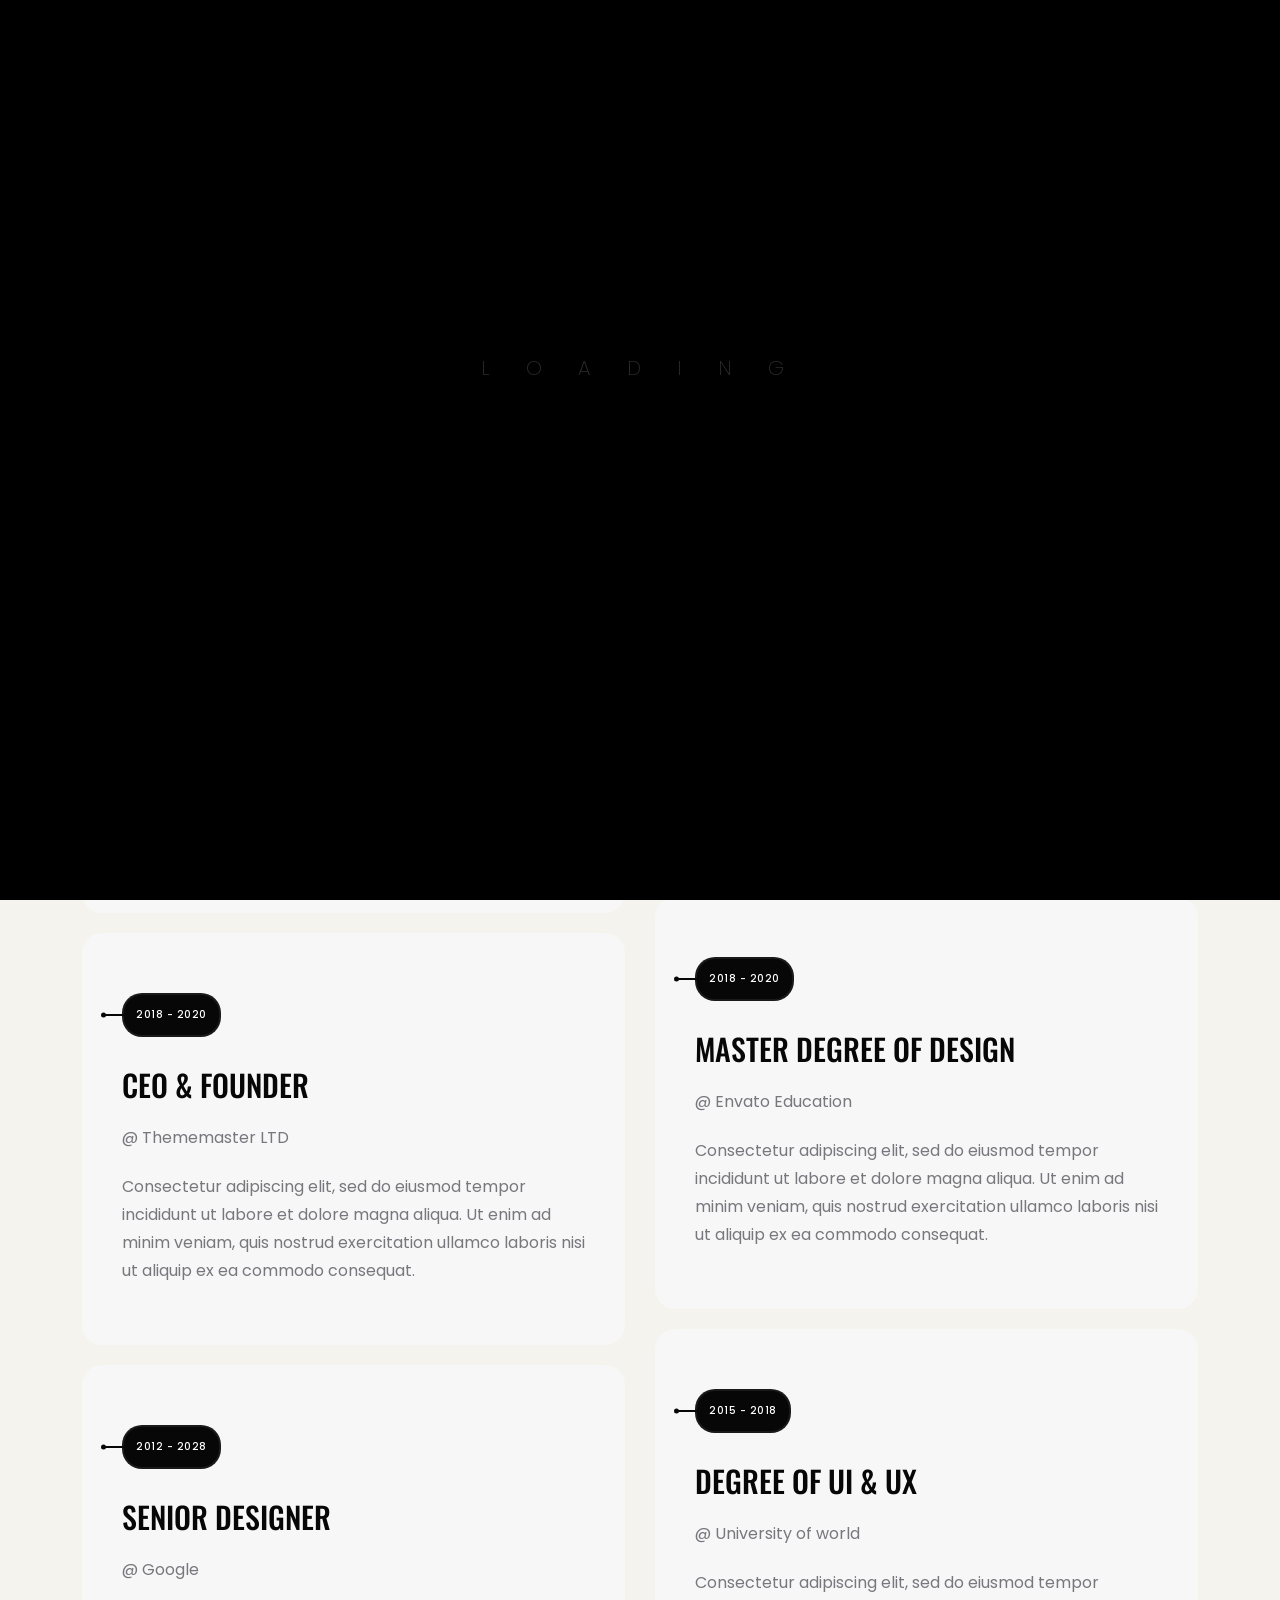
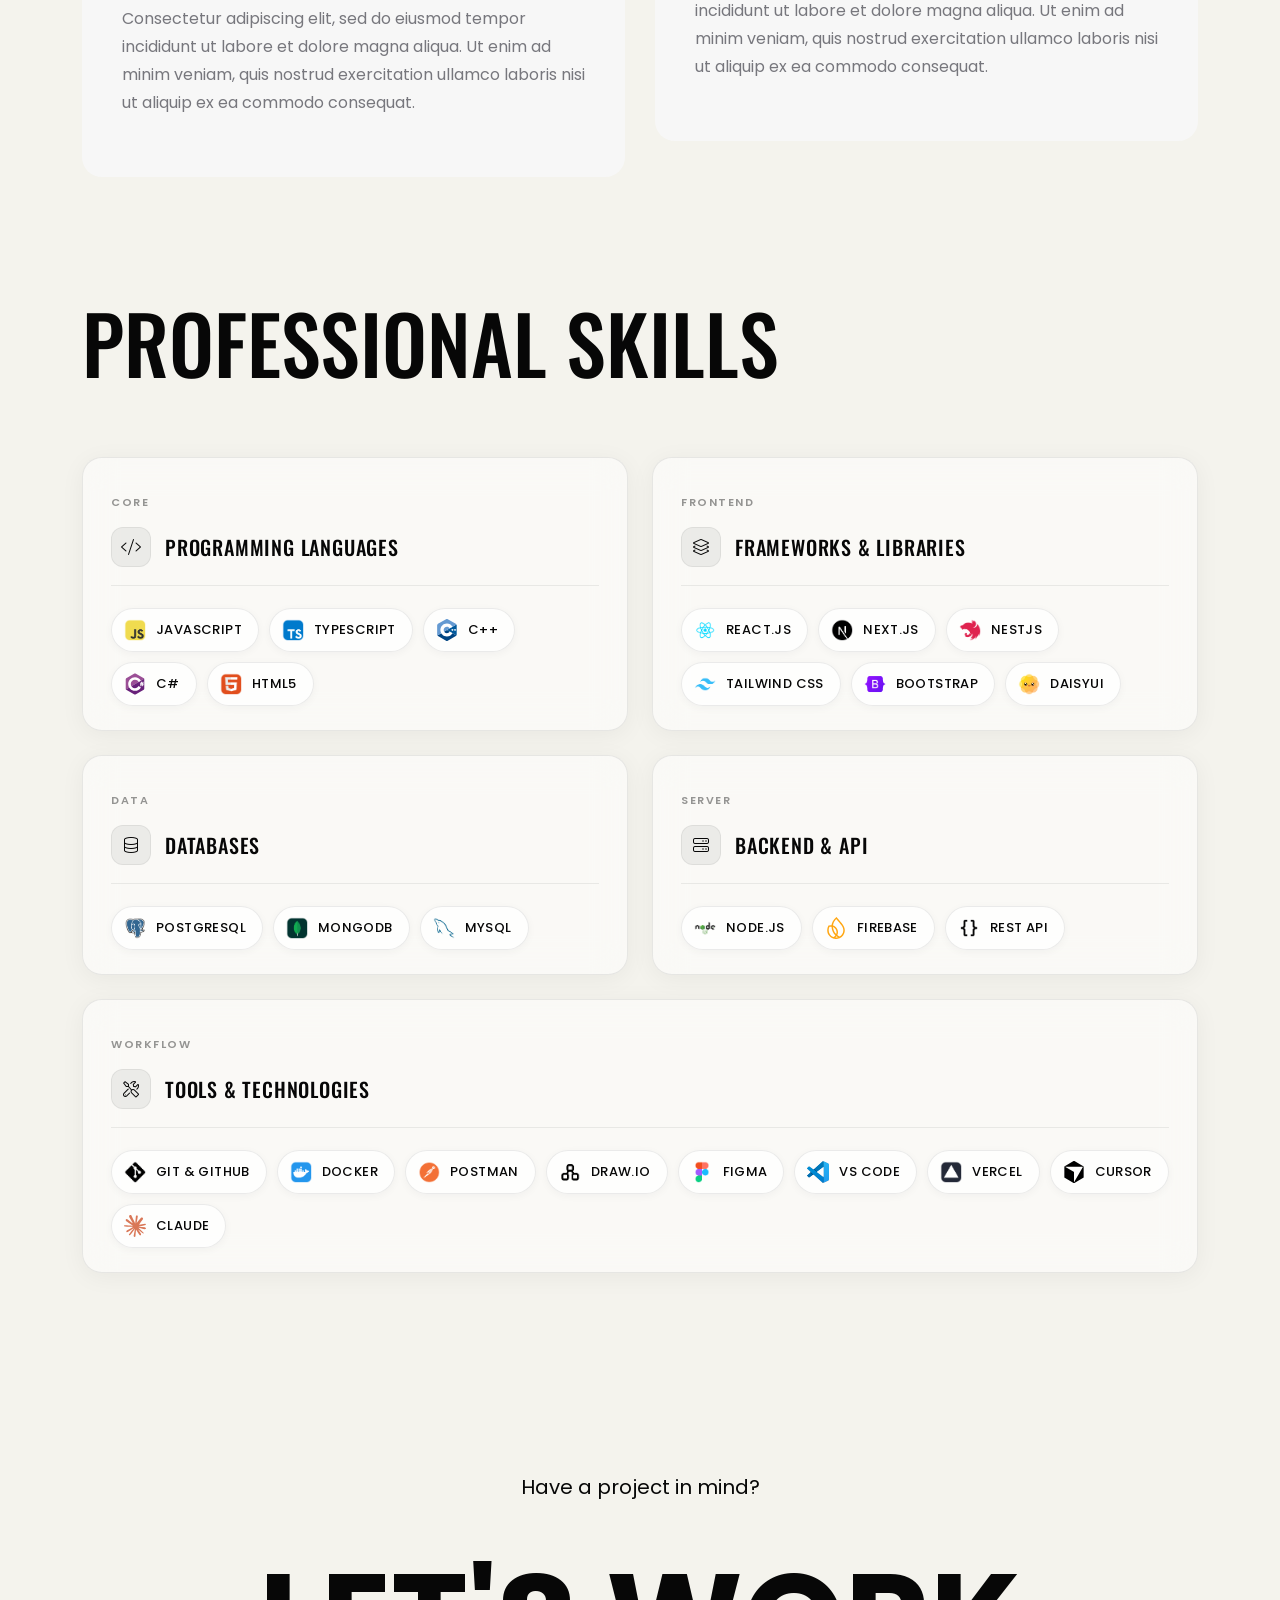
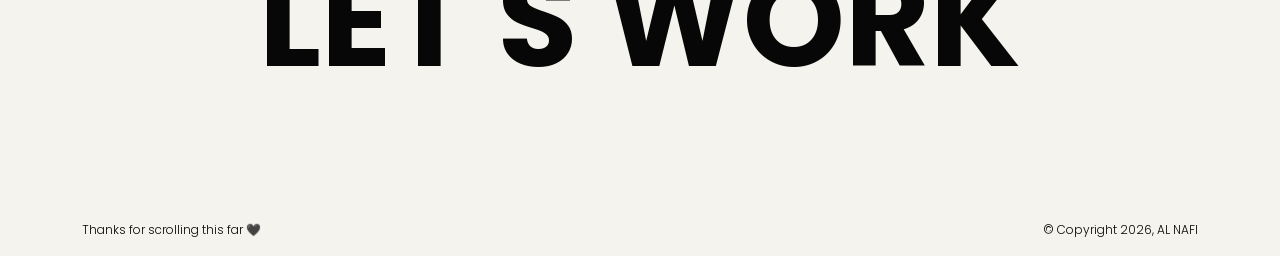
<file: about.html>
<!DOCTYPE html>
<html lang="en">

<head>
    <!-- META -->
    <meta charset="utf-8">
    <meta http-equiv="X-UA-Compatible" content="IE=edge">
    <meta name="viewport" content="width=device-width, initial-scale=1">
    <meta name="description" content="Nino - Modern Portfolio Template">
    <meta name="keywords"
        content="personal, portfolio new, html, one page, bootstrap, new html template, design, creative, onepage, clean, modern">
    <meta name="author" content="Tanvir Hossain">
    <!-- PAGE TITLE -->
    <title>Nino - Modern Portfolio Template</title>
    <link rel="icon" type="image/x-icon" href="assets/images/favicon.png">
    <!-- ALL GOOGLE FONTS -->
    <link rel="preconnect" href="https://fonts.googleapis.com">
    <link rel="preconnect" href="https://fonts.gstatic.com" crossorigin>
    <link
        href="https://fonts.googleapis.com/css2?family=Oswald:wght@200..700&family=Poppins:ital,wght@0,100;0,200;0,300;0,400;0,500;0,600;0,700;0,800;0,900;1,100;1,200;1,300;1,400;1,500;1,600;1,700;1,800;1,900&display=swap"
        rel="stylesheet">
    <!-- BOOTSTRAP CSS -->
    <link rel="stylesheet" href="assets/css/bootstrap.min.css" />
    <!-- FONT AWESOME CSS -->
    <link rel="stylesheet" href="assets/css/font-awesome-pro.css" />
    <!-- FONT AWESOME CSS -->
    <link rel="stylesheet" href="assets/fonts/remixicon.css" />
    <!-- MAGNIFIC CSS -->
    <link rel="stylesheet" href="assets/css/magnific-popup.css">
    <!-- NICE SELECT CSS -->
    <link rel="stylesheet" href="assets/css/nice-select.min.css" />
    <!-- ANIMATE CSS -->
    <link rel="stylesheet" href="assets/css/animate.min.css" />
    <!-- MOBILE MENU CSS -->
    <link rel="stylesheet" href="assets/css/mobilemenu.css" />
    <!-- SLICK CSS -->
    <link rel="stylesheet" href="assets/css/slick.min.css" />
    <!-- SPACING CSS -->
    <link rel="stylesheet" href="assets/css/spacing.css" />
    <!-- MAIN STYLE CSS -->
    <link rel="stylesheet" href="assets/css/style.css" />
    <!-- RESPONSIVE CSS -->
    <link rel="stylesheet" href="assets/css/responsive.css">
    <!-- HTML5 shim and Respond.js IE8 support of HTML5 elements and media queries -->
    <!-- WARNING: Respond.js doesn't work if you view the page via file:// -->
    <!--[if lt IE 9]>
      <script src="https://oss.maxcdn.com/html5shiv/3.7.2/html5shiv.min.js"></script>
      <script src="https://oss.maxcdn.com/respond/1.4.2/respond.min.js"></script>
    <![endif]-->
</head>

<body>
    <!-- START PRELOADER AREA-->
    <div class="preloader">
        <svg viewbox="0 0 1000 1000" preserveaspectratio="none">
            <path id="preloaderSvg" d="M0,1005S175,995,500,995s500,5,500,5V0H0Z"></path>
        </svg>
        <div class="preloader-heading">
            <div class="load-text">
                <span>L</span>
                <span>o</span>
                <span>a</span>
                <span>d</span>
                <span>i</span>
                <span>n</span>
                <span>g</span>
            </div>
        </div>
    </div>
    <!-- END PRELOADER AREA -->
    <!-- START SCROOL UP DESIGN AREA -->
    <div class="progress-wrap cursor-pointer">
        <i class="ri-arrow-up-s-line"></i>
        <svg class="progress-circle svg-content" width="100%" height="100%" viewBox="-1 -1 102 102">
            <path d="M50,1 a49,49 0 0,1 0,98 a49,49 0 0,1 0,-98" />
        </svg>
    </div>
    <!-- / END SCROOL UP DESIGN AREA -->
    <!-- START MAGIC CURSOR AND BALL AREA-->
    <div id="magic-cursor">
        <div id="ball"></div>
    </div>
    <!-- / END MAGIC CURSOR AND BALL AREA-->
    <!-- START MENU DESIGN AREA-->
    <header class="main-header">
        <div class="header-upper">
            <div class="container">
                <div class="header-inner">
                    <div class="row align-items-center">
                        <div class="col-xl-2 col-lg-2 col-md-6 col-6 col-sm-3">
                            <div class="logo-area">
                                <div class="logo">
                                    <a href="index.html"><img src="assets/images/logo.png" alt=""></a>
                                </div>
                            </div>
                        </div>
                        <div class="col-xl-10 col-lg-10 col-md-6 col-6 col-sm-9">
                            <div class="main-menu">
                                <nav id="mobile-menu">
                                    <ul>
                                        <li><a href="index.html" class="linkstyle">Home</a></li>
                                        <li><a href="about.html" class="linkstyle">about</a></li>
                                        <li><a href="service.html" class="linkstyle">services</a></li>
                                        <li class="has-dropdown"><a href="projects.html" class="linkstyle">projects</a>
                                            <ul class="sub-menu">
                                                <li><a href="projects.html">Projects List</a></li>
                                                <li><a href="single-project.html">Single Portfolio</a></li>
                                            </ul>
                                        </li>
                                        <li><a href="blog.html" class="linkstyle">Blog</a></li>
                                        <li><a href="contact.html" class="linkstyle">Contact</a></li>
                                    </ul>
                                </nav>
                            </div>
                            <div class="side-menu-icon d-lg-none text-end">
                                <a href="javascript:void(0)" class="info-toggle-btn f-right sidebar-toggle-btn"><i
                                        class="fal fa-bars"></i></a>
                            </div>
                        </div>
                    </div>
                </div>
            </div>
        </div>
    </header>
    <!-- // END MENU DESIGN AREA-->
    <!-- START MOBILE MENU DESIGN AREA-->
    <div class="sidebar__area">
        <div class="sidebar__wrapper">
            <div class="sidebar__close">
                <button class="sidebar__close-btn" id="sidebar__close-btn">
                    <i class="fal fa-times"></i>
                </button>
            </div>
            <div class="sidebar__content mt-50 mb-20">
                <div class="mobile-menu fix"></div>
            </div>
        </div>
    </div>
    <div class="body-overlay"></div>
    <!-- // END MOBILE MENU DESIGN AREA-->
    <!-- START SINGLE PAGE DESIGN AREA -->
    <section class="single-page-hero-area">
        <div class="container">
            <div class="row align-items-center">
                <div class="col-lg-12">
                    <h2>About Me</h2>
                </div>
            </div>
        </div>
    </section>
    <!-- // END SINGLE PAGE DESIGN AREA -->
    <!-- START RESUME EXPERIENCE DESIGN AREA -->
    <div class="resume-area no-padding" id="resume">
        <div class="container">
            <div class="row">
                <div class="col-xl-6 col-md-6">
                    <div class="resume-wrapper wow fadeInUp delay-0-2s">
                        <!-- START SINGLE EXPERIENCE DESIGN AREA -->
                        <div class="resume-box">
                            <span class="resume-date">2020 - Present</span>
                            <h2>Web Developer & Business Partner (Full-Time)</h2>
                            <span>@ Envato Marketplace</span>
                            <p>Consectetur adipiscing elit, sed do eiusmod tempor incididunt ut labore et dolore magna
                                aliqua. Ut enim ad minim veniam, quis nostrud exercitation ullamco laboris nisi ut
                                aliquip ex ea commodo consequat.</p>
                        </div>
                        <!-- / END SINGLE EXPERIENCE DESIGN AREA -->
                        <!-- START SINGLE EXPERIENCE DESIGN AREA -->
                        <div class="resume-box">
                            <span class="resume-date">2018 - 2020</span>
                            <h2>CEO & Founder</h2>
                            <span>@ Thememaster LTD</span>
                            <p>Consectetur adipiscing elit, sed do eiusmod tempor incididunt ut labore et dolore magna
                                aliqua. Ut enim ad minim veniam, quis nostrud exercitation ullamco laboris nisi ut
                                aliquip ex ea commodo consequat.</p>
                        </div>
                        <!-- / END SINGLE EXPERIENCE DESIGN AREA -->
                        <!-- START SINGLE EXPERIENCE DESIGN AREA -->
                        <div class="resume-box">
                            <span class="resume-date">2012 - 2028</span>
                            <h2>Senior Designer</h2>
                            <span>@ Google</span>
                            <p>Consectetur adipiscing elit, sed do eiusmod tempor incididunt ut labore et dolore magna
                                aliqua. Ut enim ad minim veniam, quis nostrud exercitation ullamco laboris nisi ut
                                aliquip ex ea commodo consequat.</p>
                        </div>
                        <!-- / END SINGLE EXPERIENCE DESIGN AREA -->
                    </div>
                </div>
                <div class="col-xl-6 col-md-6">
                    <div class="resume-wrapper wow fadeInUp delay-0-4s">
                        <!-- START SINGLE EDUCATION DESIGN AREA -->
                        <div class="resume-box">
                            <span class="resume-date">2020 - Present</span>
                            <h2>Bachelor Degree of Science</h2>
                            <span>@ University of London</span>
                            <p>Consectetur adipiscing elit, sed do eiusmod tempor incididunt ut labore et dolore magna
                                aliqua. Ut enim ad minim veniam, quis nostrud exercitation ullamco laboris nisi ut
                                aliquip ex ea commodo consequat.</p>
                        </div>
                        <!-- / END SINGLE EDUCATION DESIGN AREA -->
                        <!-- START SINGLE EDUCATION DESIGN AREA -->
                        <div class="resume-box">
                            <span class="resume-date">2018 - 2020</span>
                            <h2>Master Degree of Design</h2>
                            <span>@ Envato Education</span>
                            <p>Consectetur adipiscing elit, sed do eiusmod tempor incididunt ut labore et dolore magna
                                aliqua. Ut enim ad minim veniam, quis nostrud exercitation ullamco laboris nisi ut
                                aliquip ex ea commodo consequat.</p>
                        </div>
                        <!-- / END SINGLE EDUCATION DESIGN AREA -->
                        <!-- START SINGLE EDUCATION DESIGN AREA -->
                        <div class="resume-box">
                            <span class="resume-date">2015 - 2018</span>
                            <h2>Degree Of UI & UX</h2>
                            <span>@ University of world</span>
                            <p>Consectetur adipiscing elit, sed do eiusmod tempor incididunt ut labore et dolore magna
                                aliqua. Ut enim ad minim veniam, quis nostrud exercitation ullamco laboris nisi ut
                                aliquip ex ea commodo consequat.</p>
                        </div>
                        <!-- / END SINGLE EDUCATION DESIGN AREA -->
                    </div>
                </div>
            </div>
        </div>
    </div>
    <!-- / END RESUME EXPERIENCE DESIGN AREA -->
    <!-- START SKILL DESIGN AREA -->
    <section id="skills" class="skill-area">
        <div class="container">
            <div class="container-inner">
                <div class="row">
                    <div class="col-xl-12 col-lg-12">
                        <div class="section-title section-black-title mb-40 wow fadeInUp delay-0-2s">
                            <h2>Professional Skills</h2>
                        </div>
                    </div>
                </div>
                <div class="row">
                    <div class="col-lg-12">
                        <div class="skill-items-wrap skill-items-grid">
                            <article class="skill-category-card wow fadeInUp delay-0-2s">
                                <header class="skill-category-header">
                                    <span class="skill-category-label">Core</span>
                                    <div class="skill-category-heading">
                                        <span class="skill-category-icon"><i class="fal fa-code"></i></span>
                                        <h3 class="skill-category-title">Programming Languages</h3>
                                    </div>
                                </header>
                                <div class="skill-pills">
                                    <div class="skill-pill wow fadeInUp delay-0-2s">
                                        <img src="assets/images/skills/skill5.png" alt="JavaScript logo" />
                                        <span>JavaScript</span>
                                    </div>
                                    <div class="skill-pill wow fadeInUp delay-0-3s">
                                        <img src="assets/images/skills/skill4.png" alt="TypeScript logo" />
                                        <span>TypeScript</span>
                                    </div>
                                    <div class="skill-pill wow fadeInUp delay-0-4s">
                                        <img src="assets/images/skills/skill21.svg" alt="C++ logo" />
                                        <span>C++</span>
                                    </div>
                                    <div class="skill-pill wow fadeInUp delay-0-5s">
                                        <img src="assets/images/skills/skill22.svg" alt="C# logo" />
                                        <span>C#</span>
                                    </div>
                                    <div class="skill-pill wow fadeInUp delay-0-2s">
                                        <img src="assets/images/skills/skill10.png" alt="HTML5 logo" />
                                        <span>HTML5</span>
                                    </div>
                                </div>
                            </article>
                            <article class="skill-category-card wow fadeInUp delay-0-3s">
                                <header class="skill-category-header">
                                    <span class="skill-category-label">Frontend</span>
                                    <div class="skill-category-heading">
                                        <span class="skill-category-icon"><i class="fal fa-layer-group"></i></span>
                                        <h3 class="skill-category-title">Frameworks &amp; Libraries</h3>
                                    </div>
                                </header>
                                <div class="skill-pills">
                                    <div class="skill-pill wow fadeInUp delay-0-2s">
                                        <img src="assets/images/skills/skill2.png" alt="React.js logo" />
                                        <span>React.js</span>
                                    </div>
                                    <div class="skill-pill wow fadeInUp delay-0-3s">
                                        <img src="assets/images/skills/skill1.png" alt="Next.js logo" />
                                        <span>Next.js</span>
                                    </div>
                                    <div class="skill-pill wow fadeInUp delay-0-4s">
                                        <img src="assets/images/skills/skill3.png" alt="NestJS logo" />
                                        <span>NestJS</span>
                                    </div>
                                    <div class="skill-pill wow fadeInUp delay-0-5s">
                                        <img src="assets/images/skills/skill15.png" alt="Tailwind CSS logo" />
                                        <span>Tailwind CSS</span>
                                    </div>
                                    <div class="skill-pill wow fadeInUp delay-0-2s">
                                        <img src="assets/images/skills/skill17.png" alt="Bootstrap logo" />
                                        <span>Bootstrap</span>
                                    </div>
                                    <div class="skill-pill wow fadeInUp delay-0-3s">
                                        <img src="assets/images/skills/skill16.png" alt="DaisyUI logo" />
                                        <span>DaisyUI</span>
                                    </div>
                                </div>
                            </article>
                            <article class="skill-category-card wow fadeInUp delay-0-4s">
                                <header class="skill-category-header">
                                    <span class="skill-category-label">Data</span>
                                    <div class="skill-category-heading">
                                        <span class="skill-category-icon"><i class="fal fa-database"></i></span>
                                        <h3 class="skill-category-title">Databases</h3>
                                    </div>
                                </header>
                                <div class="skill-pills">
                                    <div class="skill-pill wow fadeInUp delay-0-2s">
                                        <img src="assets/images/skills/skill7.png" alt="PostgreSQL logo" />
                                        <span>PostgreSQL</span>
                                    </div>
                                    <div class="skill-pill wow fadeInUp delay-0-3s">
                                        <img src="assets/images/skills/skill8.png" alt="MongoDB logo" />
                                        <span>MongoDB</span>
                                    </div>
                                    <div class="skill-pill wow fadeInUp delay-0-4s">
                                        <img src="assets/images/skills/skill9.png" alt="MySQL logo" />
                                        <span>MySQL</span>
                                    </div>
                                </div>
                            </article>
                            <article class="skill-category-card wow fadeInUp delay-0-4s">
                                <header class="skill-category-header">
                                    <span class="skill-category-label">Server</span>
                                    <div class="skill-category-heading">
                                        <span class="skill-category-icon"><i class="fal fa-server"></i></span>
                                        <h3 class="skill-category-title">Backend &amp; API</h3>
                                    </div>
                                </header>
                                <div class="skill-pills">
                                    <div class="skill-pill wow fadeInUp delay-0-2s">
                                        <img src="assets/images/skills/skill6.png" alt="Node.js logo" />
                                        <span>Node.js</span>
                                    </div>
                                    <div class="skill-pill wow fadeInUp delay-0-3s">
                                        <img src="assets/images/skills/skill29.svg" alt="Firebase logo" />
                                        <span>Firebase</span>
                                    </div>
                                    <div class="skill-pill wow fadeInUp delay-0-4s">
                                        <img src="assets/images/skills/skill30.png" alt="REST API logo" />
                                        <span>REST API</span>
                                    </div>
                                </div>
                            </article>
                            <article class="skill-category-card skill-category-card-wide wow fadeInUp delay-0-5s">
                                <header class="skill-category-header">
                                    <span class="skill-category-label">Workflow</span>
                                    <div class="skill-category-heading">
                                        <span class="skill-category-icon"><i class="fal fa-tools"></i></span>
                                        <h3 class="skill-category-title">Tools &amp; Technologies</h3>
                                    </div>
                                </header>
                                <div class="skill-pills">
                                    <div class="skill-pill wow fadeInUp delay-0-2s">
                                        <img src="assets/images/skills/skill12.png" alt="Git and GitHub logo" />
                                        <span>Git &amp; GitHub</span>
                                    </div>
                                    <div class="skill-pill wow fadeInUp delay-0-3s">
                                        <img src="assets/images/skills/skill18.png" alt="Docker logo" />
                                        <span>Docker</span>
                                    </div>
                                    <div class="skill-pill wow fadeInUp delay-0-4s">
                                        <img src="assets/images/skills/skill19.png" alt="Postman logo" />
                                        <span>Postman</span>
                                    </div>
                                    <div class="skill-pill wow fadeInUp delay-0-5s">
                                        <img src="assets/images/skills/skill20.png" alt="Draw.io logo" />
                                        <span>Draw.io</span>
                                    </div>
                                    <div class="skill-pill wow fadeInUp delay-0-2s">
                                        <img src="assets/images/skills/skill13.png" alt="Figma logo" />
                                        <span>Figma</span>
                                    </div>
                                    <div class="skill-pill wow fadeInUp delay-0-3s">
                                        <img src="assets/images/skills/skill23.svg" alt="VS Code logo" />
                                        <span>VS Code</span>
                                    </div>
                                    <div class="skill-pill wow fadeInUp delay-0-4s">
                                        <img src="assets/images/skills/skill24.png" alt="Vercel logo" />
                                        <span>Vercel</span>
                                    </div>
                                    
                                    <div class="skill-pill wow fadeInUp delay-0-3s">
                                        <img src="assets/images/skills/skill27.svg" alt="Cursor logo" />
                                        <span>Cursor</span>
                                    </div>
                                    <div class="skill-pill wow fadeInUp delay-0-4s">
                                        <img src="assets/images/skills/skill28.svg" alt="Claude logo" />
                                        <span>Claude</span>
                                    </div>
                                </div>
                            </article>
                        </div>
                    </div>
                </div>
            </div>
        </div>
    </section>
    <!-- / END SKILL DESIGN AREA -->
    <!-- START FOOTER DESIGN AREA -->
    <footer class="main-footer">
        <div class="container">
            <div class="row">
                <div class="col-lg-12">
                    <div class="footer-top">
                        <p> Have a project in mind?</p>
                        <h2><a href="alnafi.eng@gmail.com">let's work</a></h2>
                    </div>
                </div>
            </div>
            <div class="row">
                <div class="col-lg-6 col-sm-6">
                    <p class="copy-left-text">Thanks for scrolling this far 🖤</p>
                </div>
                <div class="col-lg-6 col-sm-6">
                    <p class="copy-right-text">&copy; Copyright 2026, AL NAFI</p>
                </div>
            </div>
        </div>
    </footer>
    <!-- / END FOOTER DESIGN AREA -->
    <!-- JQUERY JS -->
    <script src="assets/js/jquery-3.6.0.min.js"></script>
    <!-- BOOTSTRAP JS-->
    <script src="assets/js/bootstrap.min.js"></script>
    <!-- APPEAR JS -->
    <script src="assets/js/appear.min.js"></script>
    <!-- MAGNIFICANT JS -->
    <script src="assets/js/jquery.magnific-popup.min.js"></script>
    <!-- MOBILE MENU JS-->
    <script src="assets/js/mobilemenu.js"></script>
    <!-- GSAP AND LOCOMOTIV JS-->
    <script src="assets/js/gsap.min.js"></script>
    <script src="assets/js/ScrollTrigger.min.js"></script>
    <script src="assets/js/lenis.js"></script>
    <!-- SLICK JS-->
    <script src="assets/js/slick.min.js"></script>
    <!-- NICE SELECT JS-->
    <script src="assets/js/jquery.nice-select.min.js"></script>
    <!-- IMAGE LOADER JS-->
    <script src="assets/js/imagesloaded.pkgd.min.js"></script>
    <!-- ISOTOPE JS-->
    <script src="assets/js/isotope.pkgd.min.js"></script>
    <!--  WOW ANIMATION JS-->
    <script src="assets/js/wow.min.js"></script>
    <!-- SCRIPT JS-->
    <script src="assets/js/script.js"></script>
</body>

</html>
</file>
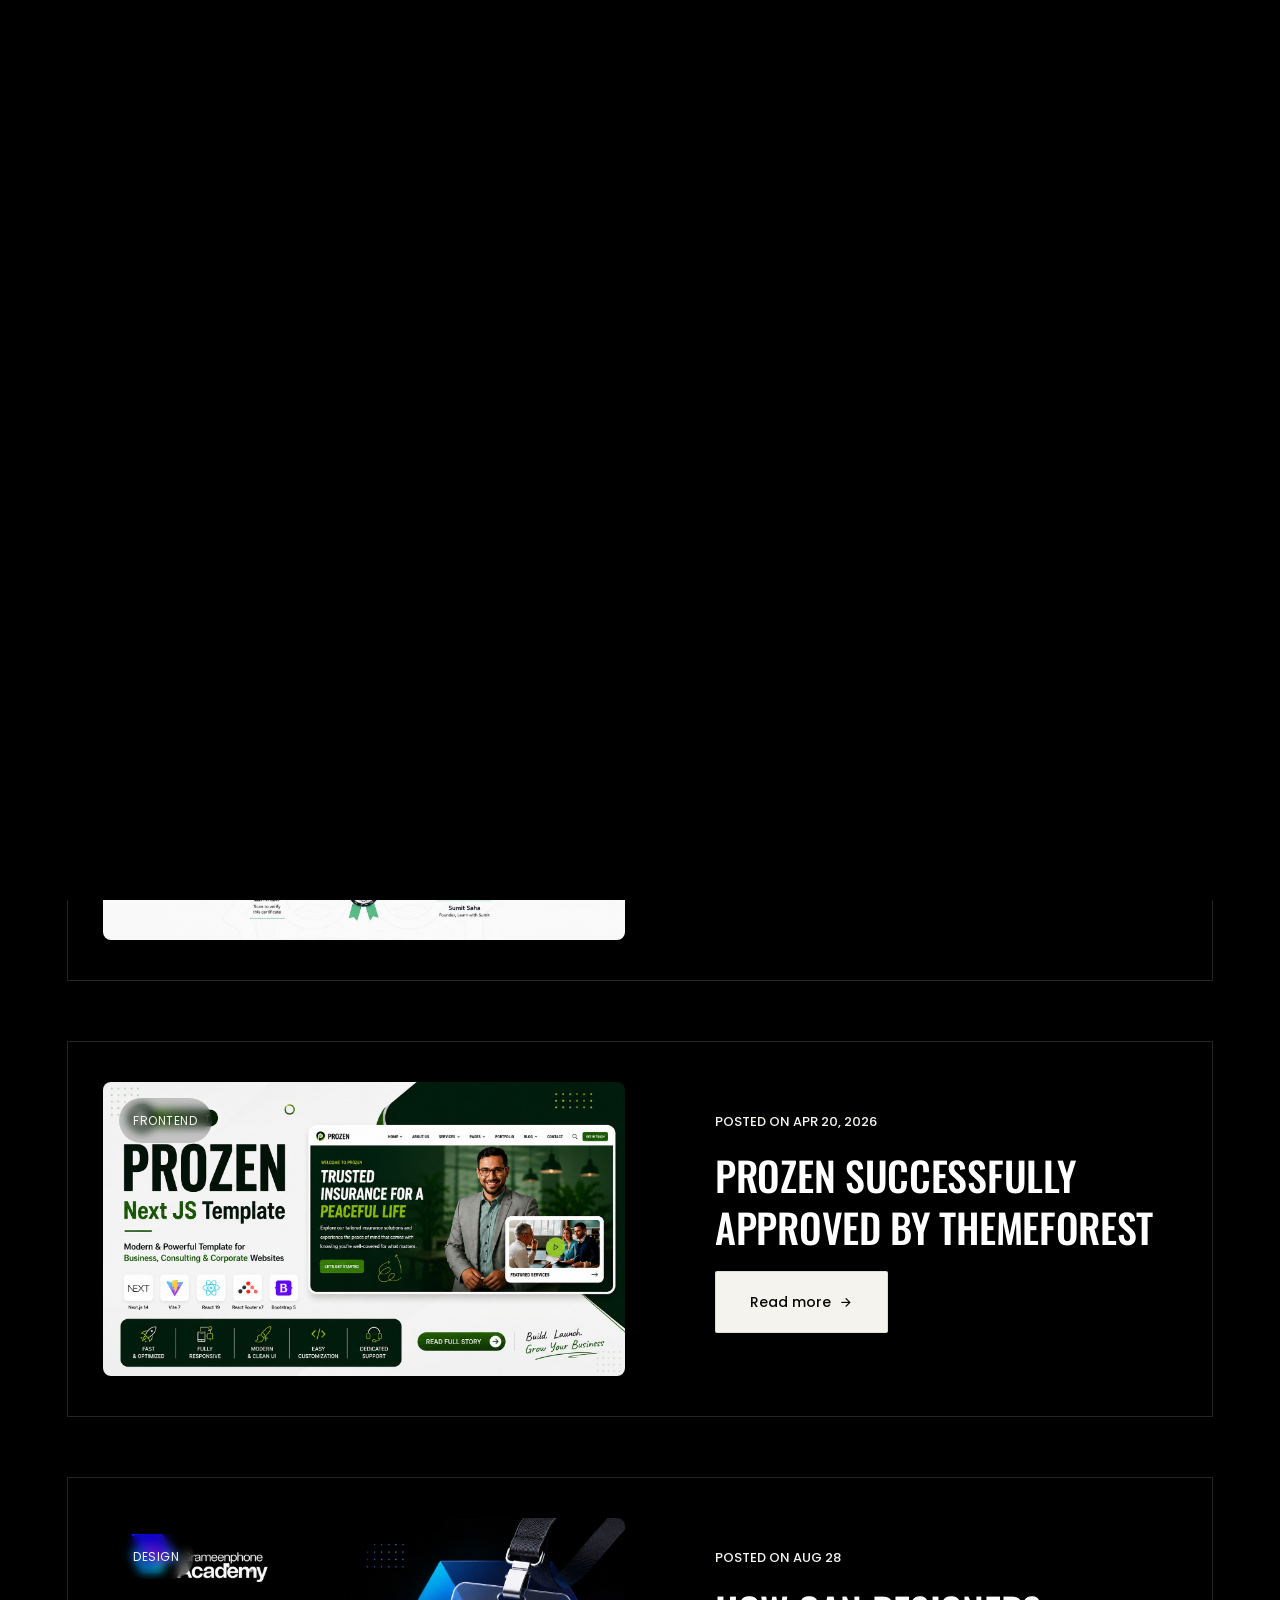
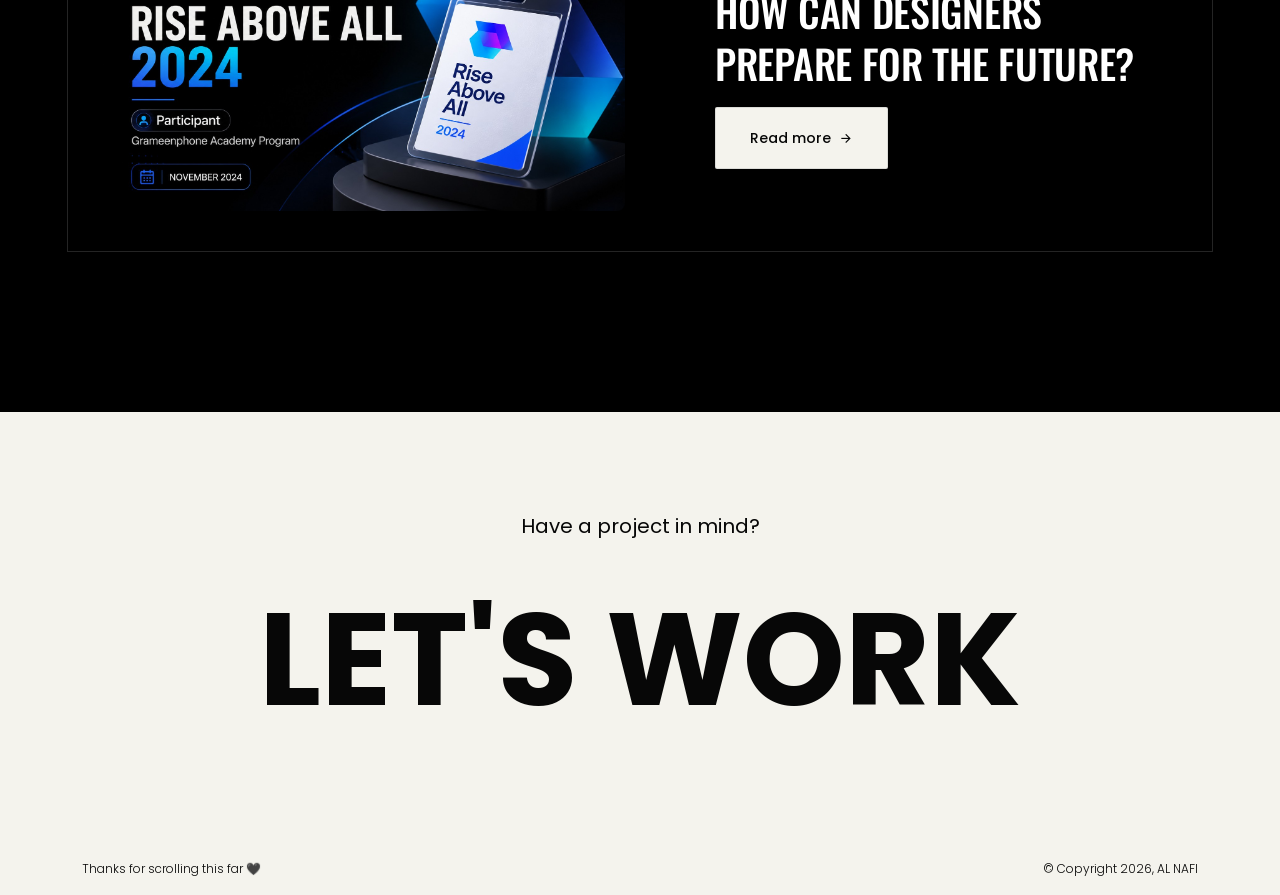
<file: blog.html>
<!DOCTYPE html>
<html lang="en">

<head>
    <!-- META -->
    <meta charset="utf-8">
    <meta http-equiv="X-UA-Compatible" content="IE=edge">
    <meta name="viewport" content="width=device-width, initial-scale=1">
    <meta name="description" content="Nino - Modern Portfolio Template">
    <meta name="keywords"
        content="personal, portfolio new, html, one page, bootstrap, new html template, design, creative, onepage, clean, modern">
    <meta name="author" content="Tanvir Hossain">
    <!-- PAGE TITLE -->
    <title>Nino - Modern Portfolio Template</title>
    <link rel="icon" type="image/x-icon" href="assets/images/favicon.png">
    <!-- ALL GOOGLE FONTS -->
    <link rel="preconnect" href="https://fonts.googleapis.com">
    <link rel="preconnect" href="https://fonts.gstatic.com" crossorigin>
    <link
        href="https://fonts.googleapis.com/css2?family=Oswald:wght@200..700&family=Poppins:ital,wght@0,100;0,200;0,300;0,400;0,500;0,600;0,700;0,800;0,900;1,100;1,200;1,300;1,400;1,500;1,600;1,700;1,800;1,900&display=swap"
        rel="stylesheet">
    <!-- BOOTSTRAP CSS -->
    <link rel="stylesheet" href="assets/css/bootstrap.min.css" />
    <!-- FONT AWESOME CSS -->
    <link rel="stylesheet" href="assets/css/font-awesome-pro.css" />
    <!-- FONT AWESOME CSS -->
    <link rel="stylesheet" href="assets/fonts/remixicon.css" />
    <!-- MAGNIFIC CSS -->
    <link rel="stylesheet" href="assets/css/magnific-popup.css">
    <!-- NICE SELECT CSS -->
    <link rel="stylesheet" href="assets/css/nice-select.min.css" />
    <!-- ANIMATE CSS -->
    <link rel="stylesheet" href="assets/css/animate.min.css" />
    <!-- MOBILE MENU CSS -->
    <link rel="stylesheet" href="assets/css/mobilemenu.css" />
    <!-- SLICK CSS -->
    <link rel="stylesheet" href="assets/css/slick.min.css" />
    <!-- SPACING CSS -->
    <link rel="stylesheet" href="assets/css/spacing.css" />
    <!-- MAIN STYLE CSS -->
    <link rel="stylesheet" href="assets/css/style.css" />
    <!-- RESPONSIVE CSS -->
    <link rel="stylesheet" href="assets/css/responsive.css">
    <!-- HTML5 shim and Respond.js IE8 support of HTML5 elements and media queries -->
    <!-- WARNING: Respond.js doesn't work if you view the page via file:// -->
    <!--[if lt IE 9]>
      <script src="https://oss.maxcdn.com/html5shiv/3.7.2/html5shiv.min.js"></script>
      <script src="https://oss.maxcdn.com/respond/1.4.2/respond.min.js"></script>
    <![endif]-->
</head>

<body>
    <!-- START PRELOADER AREA-->
    <div class="preloader">
        <svg viewbox="0 0 1000 1000" preserveaspectratio="none">
            <path id="preloaderSvg" d="M0,1005S175,995,500,995s500,5,500,5V0H0Z"></path>
        </svg>
        <div class="preloader-heading">
            <div class="load-text">
                <span>L</span>
                <span>o</span>
                <span>a</span>
                <span>d</span>
                <span>i</span>
                <span>n</span>
                <span>g</span>
            </div>
        </div>
    </div>
    <!-- END PRELOADER AREA -->
    <!-- START SCROOL UP DESIGN AREA -->
    <div class="progress-wrap cursor-pointer">
        <i class="ri-arrow-up-s-line"></i>
        <svg class="progress-circle svg-content" width="100%" height="100%" viewBox="-1 -1 102 102">
            <path d="M50,1 a49,49 0 0,1 0,98 a49,49 0 0,1 0,-98" />
        </svg>
    </div>
    <!-- / END SCROOL UP DESIGN AREA -->
    <!-- START MAGIC CURSOR AND BALL AREA-->
    <div id="magic-cursor">
        <div id="ball"></div>
    </div>
    <!-- / END MAGIC CURSOR AND BALL AREA-->
    <!-- START MENU DESIGN AREA-->
    <header class="main-header">
        <div class="header-upper">
            <div class="container">
                <div class="header-inner">
                    <div class="row align-items-center">
                        <div class="col-xl-2 col-lg-2 col-md-6 col-6 col-sm-3">
                            <div class="logo-area">
                                <div class="logo">
                                    <a href="index.html"><img src="assets/images/logo.png" alt=""></a>
                                </div>
                            </div>
                        </div>
                        <div class="col-xl-10 col-lg-10 col-md-6 col-6 col-sm-9">
                            <div class="main-menu">
                                <nav id="mobile-menu">
                                    <ul>
                                        <li><a href="index.html" class="linkstyle">Home</a></li>
                                        <li><a href="about.html" class="linkstyle">about</a></li>
                                        <li><a href="service.html" class="linkstyle">services</a></li>
                                        <li class="has-dropdown"><a href="projects.html" class="linkstyle">projects</a>
                                            <ul class="sub-menu">
                                                <li><a href="projects.html">Projects List</a></li>
                                                <li><a href="single-project.html">Single Portfolio</a></li>
                                            </ul>
                                        </li>
                                        <li><a href="blog.html" class="linkstyle">Blog</a></li>
                                        <li><a href="contact.html" class="linkstyle">Contact</a></li>
                                    </ul>
                                </nav>
                            </div>
                            <div class="side-menu-icon d-lg-none text-end">
                                <a href="javascript:void(0)" class="info-toggle-btn f-right sidebar-toggle-btn"><i
                                        class="fal fa-bars"></i></a>
                            </div>
                        </div>
                    </div>
                </div>
            </div>
        </div>
    </header>
    <!-- // END MENU DESIGN AREA-->
    <!-- START MOBILE MENU DESIGN AREA-->
    <div class="sidebar__area">
        <div class="sidebar__wrapper">
            <div class="sidebar__close">
                <button class="sidebar__close-btn" id="sidebar__close-btn">
                    <i class="fal fa-times"></i>
                </button>
            </div>
            <div class="sidebar__content mt-50 mb-20">
                <div class="mobile-menu fix"></div>
            </div>
        </div>
    </div>
    <div class="body-overlay"></div>
    <!-- // END MOBILE MENU DESIGN AREA-->
    <!-- START SINGLE PAGE DESIGN AREA -->
    <section class="single-page-hero-area">
        <div class="container">
            <div class="row align-items-center">
                <div class="col-lg-12">
                    <h2>Blogs</h2>
                    <p>Stories, Advice, and Inspiration for the Curious Mind</p>
                </div>
            </div>
        </div>
    </section>
    <!-- // END SINGLE PAGE DESIGN AREA -->
    <!-- START VLOG DESIGN AREA -->
    <section class="blog-area">
        <div class="container">
            <!-- START SINGLE VLOG DESIGN AREA -->
            <div class="row blog-post-box align-items-center">
                <div class="col-lg-6">
                    <div class="blog-post-img">
                        <a href="#">
                            <img src="assets/images/blog/blog1.jpg" alt="">
                        </a>
                        <div class="blog-post-category">
                            <a href="#">Certification</a>
                        </div>
                    </div>
                </div>
                <div class="col-lg-6">
                    <div class="blog-post-caption">
                        <h3>Posted on Apr 25, 2026</h3>
                        <h2><a class="link-decoration" href="https://learnwithsumit.com/certificates/verify/LWSCTXN-7NLCACE0">REACTIVE ACCELERATOR CERTIFICATE OF COMPLETION</a></h2>
                        <a class="theme-btn theme-btn-two" href="https://learnwithsumit.com/certificates/verify/LWSCTXN-7NLCACE0">Read more <i class="ri-arrow-right-line"></i></a>
                    </div>
                </div>
            </div>
            <!-- START SINGLE VLOG DESIGN AREA -->
            <!-- START SINGLE VLOG DESIGN AREA -->
            <div class="row blog-post-box align-items-center">
                <div class="col-lg-6">
                    <div class="blog-post-img">
                        <a href="#">
                            <img src="assets/images/blog/blog2.jpg" alt="">
                        </a>
                        <div class="blog-post-category">
                            <a href="#">Frontend</a>
                        </div>
                    </div>
                </div>
                <div class="col-lg-6">
                    <div class="blog-post-caption">
                        <h3>Posted on Apr 20, 2026</h3>
                        <h2><a class="link-decoration" href="https://themeforest.net/item/prozen-business-consulting-nextjs-template/62573483?s_rank=1">PROZEN Successfully Approved by ThemeForest</a></h2>
                        <a class="theme-btn theme-btn-two" href="https://themeforest.net/item/prozen-business-consulting-nextjs-template/62573483?s_rank=1">Read more <i class="ri-arrow-right-line"></i></a>
                    </div>
                </div>
            </div>
            <!-- START SINGLE VLOG DESIGN AREA -->
            <!-- START SINGLE VLOG DESIGN AREA -->
            <div class="row blog-post-box align-items-center">
                <div class="col-lg-6">
                    <div class="blog-post-img">
                        <a href="#">
                            <img src="assets/images/blog/blog3.jpg" alt="">
                        </a>
                        <div class="blog-post-category">
                            <a href="#">Design</a>
                        </div>
                    </div>
                </div>
                <div class="col-lg-6">
                    <div class="blog-post-caption">
                        <h3>Posted on Aug 28</h3>
                        <h2><a class="link-decoration" href="#">How Can Designers Prepare for the Future?</a></h2>
                        <a class="theme-btn theme-btn-two" href="#">Read more <i class="ri-arrow-right-line"></i></a>
                    </div>
                </div>
            </div>
            <!-- START SINGLE VLOG DESIGN AREA -->
        </div>
    </section>
    <!-- / END VLOG DESIGN AREA -->

    <!-- START FOOTER DESIGN AREA -->
    <footer class="main-footer">
        <div class="container">
            <div class="row">
                <div class="col-lg-12">
                    <div class="footer-top">
                        <p> Have a project in mind?</p>
                        <h2><a href="alnafi.eng@gmail.com">let's work</a></h2>
                    </div>
                </div>
            </div>
            <div class="row">
                <div class="col-lg-6 col-sm-6">
                    <p class="copy-left-text">Thanks for scrolling this far 🖤</p>
                </div>
                <div class="col-lg-6 col-sm-6">
                    <p class="copy-right-text">&copy; Copyright 2026, AL NAFI</p>
                </div>
            </div>
        </div>
    </footer>
    <!-- / END FOOTER DESIGN AREA -->
    <!-- JQUERY JS -->
    <script src="assets/js/jquery-3.6.0.min.js"></script>
    <!-- BOOTSTRAP JS-->
    <script src="assets/js/bootstrap.min.js"></script>
    <!-- APPEAR JS -->
    <script src="assets/js/appear.min.js"></script>
    <!-- MAGNIFICANT JS -->
    <script src="assets/js/jquery.magnific-popup.min.js"></script>
    <!-- MOBILE MENU JS-->
    <script src="assets/js/mobilemenu.js"></script>
    <!-- GSAP AND LOCOMOTIV JS-->
    <script src="assets/js/gsap.min.js"></script>
    <script src="assets/js/ScrollTrigger.min.js"></script>
    <script src="assets/js/lenis.js"></script>
    <!-- SLICK JS-->
    <script src="assets/js/slick.min.js"></script>
    <!-- NICE SELECT JS-->
    <script src="assets/js/jquery.nice-select.min.js"></script>
    <!-- IMAGE LOADER JS-->
    <script src="assets/js/imagesloaded.pkgd.min.js"></script>
    <!-- ISOTOPE JS-->
    <script src="assets/js/isotope.pkgd.min.js"></script>
    <!--  WOW ANIMATION JS-->
    <script src="assets/js/wow.min.js"></script>
    <!-- SCRIPT JS-->
    <script src="assets/js/script.js"></script>
</body>

</html>
</file>
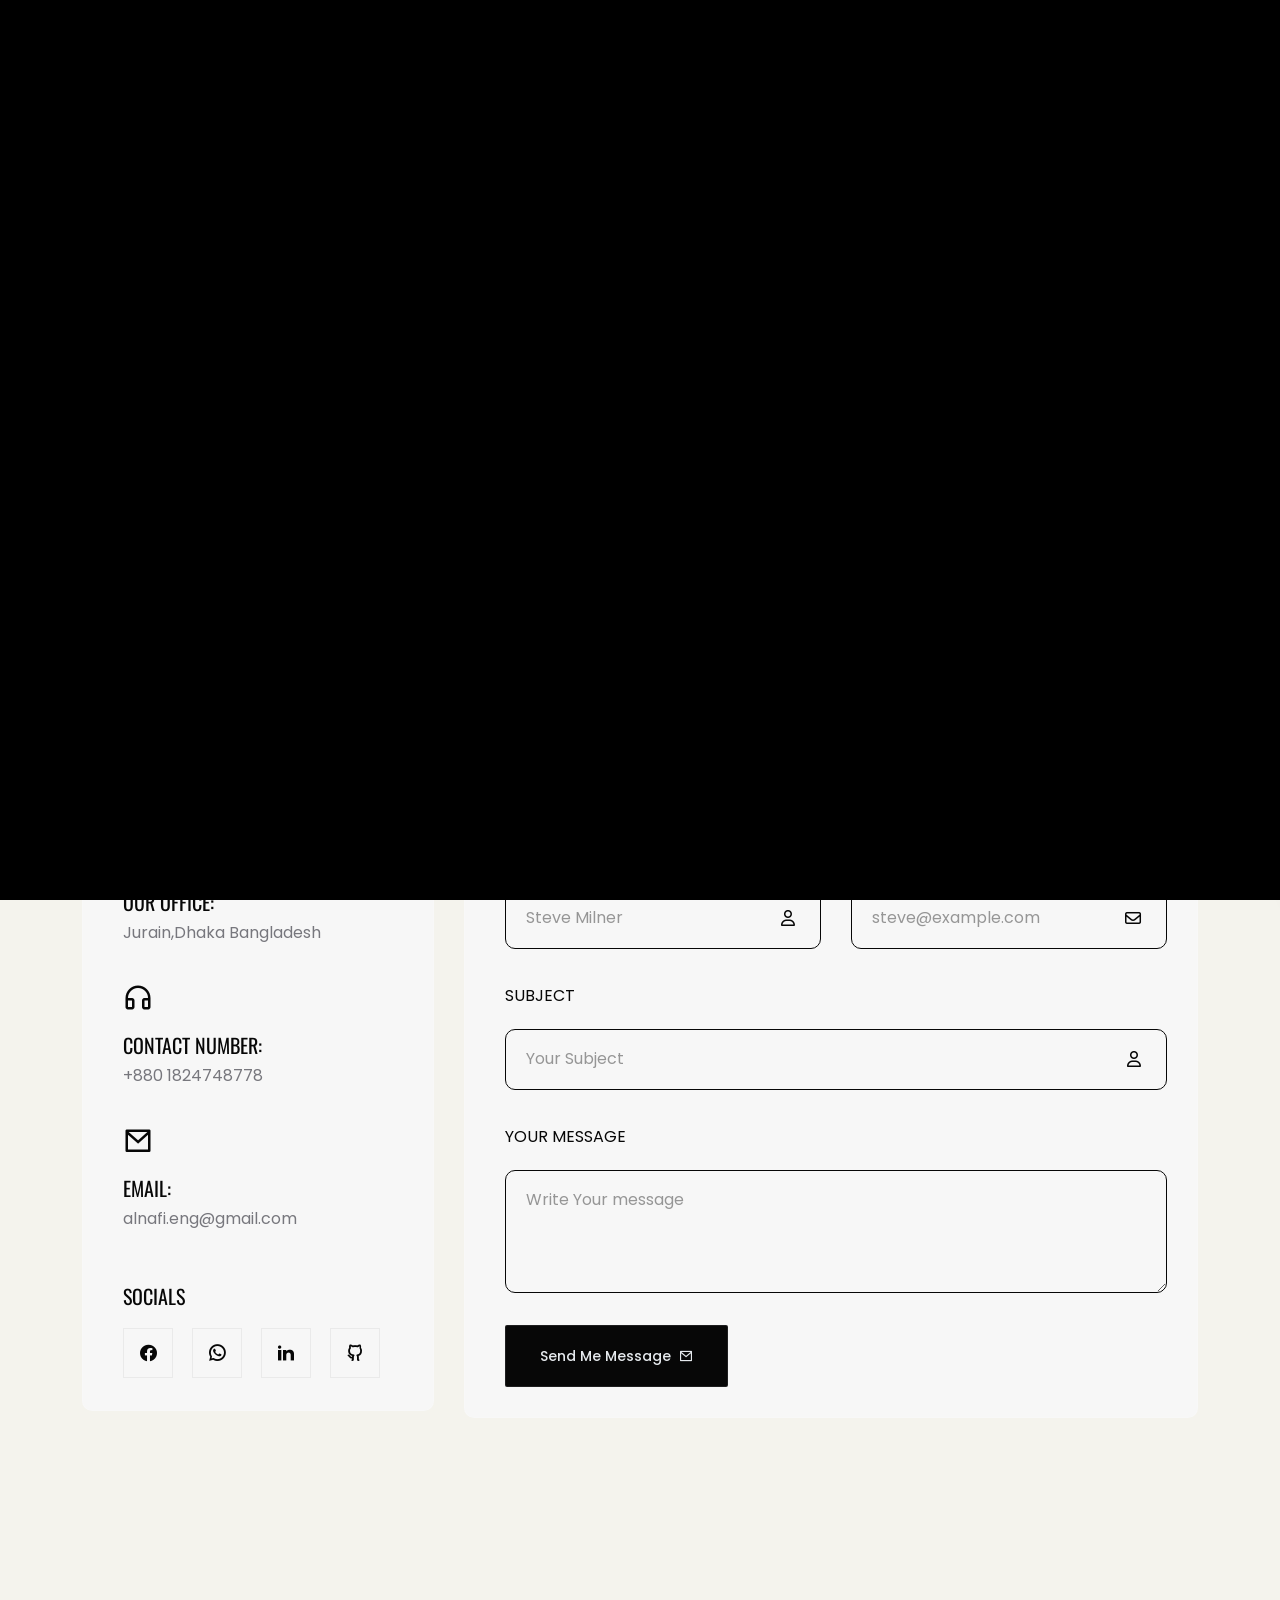
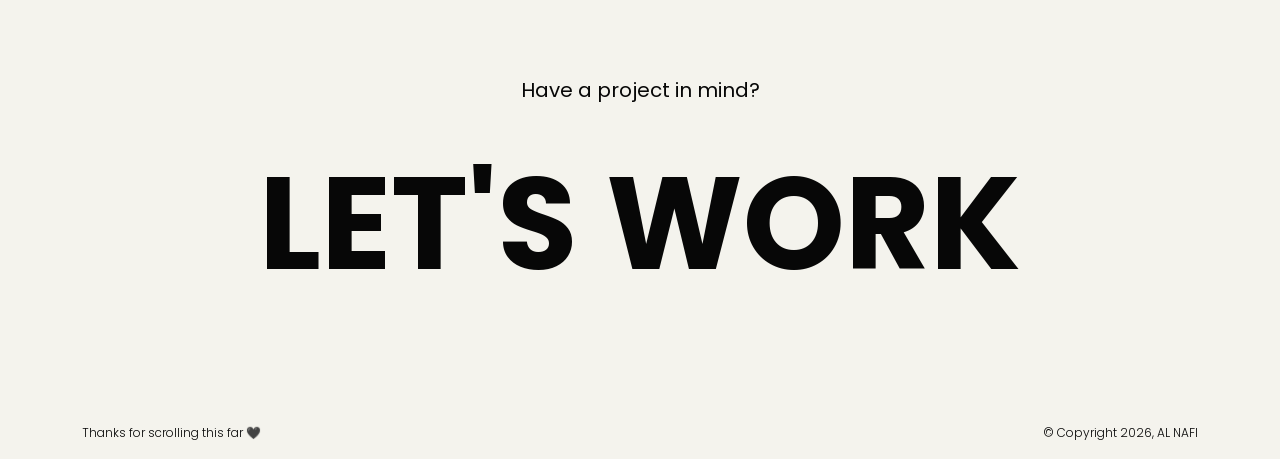
<file: contact.html>
<!DOCTYPE html>
<html lang="en">

<head>
    <!-- META -->
    <meta charset="utf-8">
    <meta http-equiv="X-UA-Compatible" content="IE=edge">
    <meta name="viewport" content="width=device-width, initial-scale=1">
    <meta name="description" content="Nino - Modern Portfolio Template">
    <meta name="keywords"
        content="personal, portfolio new, html, one page, bootstrap, new html template, design, creative, onepage, clean, modern">
    <meta name="author" content="Tanvir Hossain">
    <!-- PAGE TITLE -->
    <title>Nino - Modern Portfolio Template</title>
    <link rel="icon" type="image/x-icon" href="assets/images/favicon.png">
    <!-- ALL GOOGLE FONTS -->
    <link rel="preconnect" href="https://fonts.googleapis.com">
    <link rel="preconnect" href="https://fonts.gstatic.com" crossorigin>
    <link
        href="https://fonts.googleapis.com/css2?family=Oswald:wght@200..700&family=Poppins:ital,wght@0,100;0,200;0,300;0,400;0,500;0,600;0,700;0,800;0,900;1,100;1,200;1,300;1,400;1,500;1,600;1,700;1,800;1,900&display=swap"
        rel="stylesheet">
    <!-- BOOTSTRAP CSS -->
    <link rel="stylesheet" href="assets/css/bootstrap.min.css" />
    <!-- FONT AWESOME CSS -->
    <link rel="stylesheet" href="assets/css/font-awesome-pro.css" />
    <!-- FONT AWESOME CSS -->
    <link rel="stylesheet" href="assets/fonts/remixicon.css" />
    <!-- MAGNIFIC CSS -->
    <link rel="stylesheet" href="assets/css/magnific-popup.css">
    <!-- NICE SELECT CSS -->
    <link rel="stylesheet" href="assets/css/nice-select.min.css" />
    <!-- ANIMATE CSS -->
    <link rel="stylesheet" href="assets/css/animate.min.css" />
    <!-- MOBILE MENU CSS -->
    <link rel="stylesheet" href="assets/css/mobilemenu.css" />
    <!-- SLICK CSS -->
    <link rel="stylesheet" href="assets/css/slick.min.css" />
    <!-- SPACING CSS -->
    <link rel="stylesheet" href="assets/css/spacing.css" />
    <!-- MAIN STYLE CSS -->
    <link rel="stylesheet" href="assets/css/style.css" />
    <!-- RESPONSIVE CSS -->
    <link rel="stylesheet" href="assets/css/responsive.css">
    <!-- HTML5 shim and Respond.js IE8 support of HTML5 elements and media queries -->
    <!-- WARNING: Respond.js doesn't work if you view the page via file:// -->
    <!--[if lt IE 9]>
      <script src="https://oss.maxcdn.com/html5shiv/3.7.2/html5shiv.min.js"></script>
      <script src="https://oss.maxcdn.com/respond/1.4.2/respond.min.js"></script>
    <![endif]-->
</head>

<body>
    <!-- START PRELOADER AREA-->
    <div class="preloader">
        <svg viewbox="0 0 1000 1000" preserveaspectratio="none">
            <path id="preloaderSvg" d="M0,1005S175,995,500,995s500,5,500,5V0H0Z"></path>
        </svg>
        <div class="preloader-heading">
            <div class="load-text">
                <span>L</span>
                <span>o</span>
                <span>a</span>
                <span>d</span>
                <span>i</span>
                <span>n</span>
                <span>g</span>
            </div>
        </div>
    </div>
    <!-- END PRELOADER AREA -->
    <!-- START SCROOL UP DESIGN AREA -->
    <div class="progress-wrap cursor-pointer">
        <i class="ri-arrow-up-s-line"></i>
        <svg class="progress-circle svg-content" width="100%" height="100%" viewBox="-1 -1 102 102">
            <path d="M50,1 a49,49 0 0,1 0,98 a49,49 0 0,1 0,-98" />
        </svg>
    </div>
    <!-- / END SCROOL UP DESIGN AREA -->
    <!-- START MAGIC CURSOR AND BALL AREA-->
    <div id="magic-cursor">
        <div id="ball"></div>
    </div>
    <!-- / END MAGIC CURSOR AND BALL AREA-->
    <!-- START MENU DESIGN AREA-->
    <header class="main-header">
        <div class="header-upper">
            <div class="container">
                <div class="header-inner">
                    <div class="row align-items-center">
                        <div class="col-xl-2 col-lg-2 col-md-6 col-6 col-sm-3">
                            <div class="logo-area">
                                <div class="logo">
                                    <a href="index.html"><img src="assets/images/logo.png" alt=""></a>
                                </div>
                            </div>
                        </div>
                        <div class="col-xl-10 col-lg-10 col-md-6 col-6 col-sm-9">
                            <div class="main-menu">
                                <nav id="mobile-menu">
                                    <ul>
                                        <li><a href="index.html" class="linkstyle">Home</a></li>
                                        <li><a href="about.html" class="linkstyle">about</a></li>
                                        <li><a href="service.html" class="linkstyle">services</a></li>
                                        <li class="has-dropdown"><a href="projects.html" class="linkstyle">projects</a>
                                            <ul class="sub-menu">
                                                <li><a href="projects.html">Projects List</a></li>
                                                <li><a href="single-project.html">Single Portfolio</a></li>
                                            </ul>
                                        </li>
                                        <li><a href="blog.html" class="linkstyle">Blog</a></li>
                                        <li><a href="contact.html" class="linkstyle">Contact</a></li>
                                    </ul>
                                </nav>
                            </div>
                            <div class="side-menu-icon d-lg-none text-end">
                                <a href="javascript:void(0)" class="info-toggle-btn f-right sidebar-toggle-btn"><i
                                        class="fal fa-bars"></i></a>
                            </div>
                        </div>
                    </div>
                </div>
            </div>
        </div>
    </header>
    <!-- // END MENU DESIGN AREA-->
    <!-- START MOBILE MENU DESIGN AREA-->
    <div class="sidebar__area">
        <div class="sidebar__wrapper">
            <div class="sidebar__close">
                <button class="sidebar__close-btn" id="sidebar__close-btn">
                    <i class="fal fa-times"></i>
                </button>
            </div>
            <div class="sidebar__content mt-50 mb-20">
                <div class="mobile-menu fix"></div>
            </div>
        </div>
    </div>
    <div class="body-overlay"></div>
    <!-- // END MOBILE MENU DESIGN AREA-->
    <!-- START SINGLE PAGE DESIGN AREA -->
    <section class="single-page-hero-area">
        <div class="container">
            <div class="row align-items-center">
                <div class="col-lg-12">
                    <h2>Say Hello</h2>
                    <p>Fill out the form below to get in touch with me. I'm always excited to hear about new
                        opportunities and I'll do my best to respond to your inquiry within 24 hours.</p>
                </div>
            </div>
        </div>
    </section>
    <!-- // END SINGLE PAGE DESIGN AREA -->
    <!-- START CONTACT DESIGN AREA -->
    <section id="contact" class="contact-area">
        <div class="container">
            <div class="row">
                <div class="col-xl-12 col-lg-12">
                    <div class="section-title section-black-title wow fadeInUp delay-0-2s">
                        <h2>Contact Me</h2>
                    </div>
                </div>
            </div>
            <div class="row">
                <div class="col-lg-4">
                    <div class="contact-content-part  wow fadeInUp delay-0-2s">
                        <!-- START CONTACT SINGLEDESIGN AREA -->
                        <div class="single-contact wow fadeInUp" data-wow-delay=".2s">
                            <span class="circle-btn">
                                <i class="ri-map-pin-line"></i>
                            </span>
                            <h2>our office:</h2>
                            <p>Jurain,Dhaka Bangladesh</p>
                        </div>
                        <!-- / END CONTACT SINGLEDESIGN AREA -->
                        <!-- START CONTACT SINGLEDESIGN AREA -->
                        <div class="single-contact wow fadeInUp" data-wow-delay=".4s">
                            <span class="circle-btn">
                                <i class="ri-headphone-line"></i>
                            </span>
                            <h2>contact number:</h2>
                            <p>+880 1824748778</p>
                        </div>
                        <!-- / END CONTACT SINGLEDESIGN AREA -->
                        <!-- START CONTACT SINGLEDESIGN AREA -->
                        <div class="single-contact wow fadeInUp" data-wow-delay=".6s">
                            <span class="circle-btn">
                                <i class="ri-mail-line"></i>
                            </span>
                            <h2>Email:</h2>
                            <p>alnafi.eng@gmail.com</p>
                        </div>
                        <!-- / END CONTACT SINGLEDESIGN AREA -->
                        <!-- START CONTACT SINGLEDESIGN AREA -->
                        <div class="single-contact wow fadeInUp" data-wow-delay=".6s">
                            <h2>Socials</h2>
                            <div class="about-social">
                                <ul>
                                    <li><a
                                            href="https://www.facebook.com/al.nafi.94695?mibextid=wwXIfr&rdid=QQhAK1Jha2uSmqjs&share_url=https%3A%2F%2Fwww.facebook.com%2Fshare%2F1BNzEdRXuZ%2F%3Fmibextid%3DwwXIfr#"><i
                                                class="ri-facebook-circle-fill"></i></a></li>
                                    <li><a
                                            href="https://api.whatsapp.com/send/?phone=8801824748778&text&type=phone_number&app_absent=0"><i
                                                class="ri-whatsapp-line"></i></a></li>
                                    <li><a
                                            href="https://www.linkedin.com/in/alnafi?utm_source=share_via&utm_content=profile&utm_medium=member_android"><i
                                                class="ri-linkedin-fill"></i></a></li>
                                    <li><a href="https://github.com/ALNAFI"><i class="ri-github-line"></i></a></li>
                                </ul>
                            </div>
                        </div>
                        <!-- / END CONTACT SINGLEDESIGN AREA -->
                    </div>
                </div>
                <!-- START CONTACT FORM DESIGN AREA -->
                <div class="col-lg-8">
                    <div class="contact-form contact-form-area wow fadeInUp delay-0-4s">
                        <form id="contactForm" class="contact-form" action="https://formsubmit.co/alnafi.eng@gmail.com"
                            method="POST">
                            <input type="hidden" name="_captcha" value="false">
                            <div class="row">
                                <div class="col-md-6">
                                    <div class="form-group">
                                        <label for="name">Full Name</label>
                                        <input type="text" id="name" name="name" class="form-control" value=""
                                            placeholder="Steve Milner" required=""
                                            data-error="Please enter your Name" />
                                        <label for="name" class="for-icon"><i class="far fa-user"></i></label>
                                        <div class="help-block with-errors"></div>
                                    </div>
                                </div>
                                <div class="col-md-6">
                                    <div class="form-group">
                                        <label for="email">Email Address</label>
                                        <input type="email" id="email" name="email" class="form-control" value=""
                                            placeholder="steve@example.com" required=""
                                            data-error="Please enter your Email" />
                                        <label for="email" class="for-icon"><i class="far fa-envelope"></i></label>
                                        <div class="help-block with-errors"></div>
                                    </div>
                                </div>
                                <div class="col-md-12">
                                    <div class="form-group">
                                        <label for="name">Subject</label>
                                        <input type="text" id="subject" name="subject" class="form-control" value=""
                                            placeholder="Your Subject" required=""
                                            data-error="Please enter your Name" />
                                        <label for="name" class="for-icon"><i class="far fa-user"></i></label>
                                        <div class="help-block with-errors"></div>
                                    </div>
                                </div>
                                <div class="col-md-12">
                                    <div class="form-group">
                                        <label for="message">Your Message</label>
                                        <textarea name="message" id="message" class="form-control" rows="4"
                                            placeholder="Write Your message" required=""
                                            data-error="Please Write your Message"></textarea>
                                        <div class="help-block with-errors"></div>
                                    </div>
                                </div>
                                <div class="col-md-12">
                                    <div class="form-group mb-0">
                                        <button type="submit" class="theme-btn">
                                            Send Me Message <i class="ri-mail-line"></i>
                                        </button>
                                        <div id="msgSubmit" class="hidden"></div>
                                    </div>
                                </div>
                            </div>
                        </form>
                    </div>
                    <div class="contact-form-feedback text-center">
                        <p class="input-success">We have received your mail, We will get back to you soon!</p>
                        <p class="input-error">Sorry, Message could not send! Please try again.</p>
                    </div>
                </div>
                <!-- / END CONTACT FORM DESIGN AREA -->
            </div>
        </div>
    </section>
    <!-- / END CONTACT DESIGN AREA -->
    <!-- START FOOTER DESIGN AREA -->
    <footer class="main-footer">
        <div class="container">
            <div class="row">
                <div class="col-lg-12">
                    <div class="footer-top">
                        <p> Have a project in mind?</p>
                        <h2><a href="alnafi.eng@gmail.com">let's work</a></h2>
                    </div>
                </div>
            </div>
            <div class="row">
                <div class="col-lg-6 col-sm-6">
                    <p class="copy-left-text">Thanks for scrolling this far 🖤</p>
                </div>
                <div class="col-lg-6 col-sm-6">
                    <p class="copy-right-text">&copy; Copyright 2026, AL NAFI</p>
                </div>
            </div>
        </div>
    </footer>
    <!-- / END FOOTER DESIGN AREA -->
    <!-- JQUERY JS -->
    <script src="assets/js/jquery-3.6.0.min.js"></script>
    <!-- BOOTSTRAP JS-->
    <script src="assets/js/bootstrap.min.js"></script>
    <!-- APPEAR JS -->
    <script src="assets/js/appear.min.js"></script>
    <!-- MAGNIFICANT JS -->
    <script src="assets/js/jquery.magnific-popup.min.js"></script>
    <!-- MOBILE MENU JS-->
    <script src="assets/js/mobilemenu.js"></script>
    <!-- GSAP AND LOCOMOTIV JS-->
    <script src="assets/js/gsap.min.js"></script>
    <script src="assets/js/ScrollTrigger.min.js"></script>
    <script src="assets/js/lenis.js"></script>
    <!-- SLICK JS-->
    <script src="assets/js/slick.min.js"></script>
    <!-- NICE SELECT JS-->
    <script src="assets/js/jquery.nice-select.min.js"></script>
    <!-- IMAGE LOADER JS-->
    <script src="assets/js/imagesloaded.pkgd.min.js"></script>
    <!-- ISOTOPE JS-->
    <script src="assets/js/isotope.pkgd.min.js"></script>
    <!--  WOW ANIMATION JS-->
    <script src="assets/js/wow.min.js"></script>
    <!-- SCRIPT JS-->
    <script src="assets/js/script.js"></script>
</body>

</html>
</file>
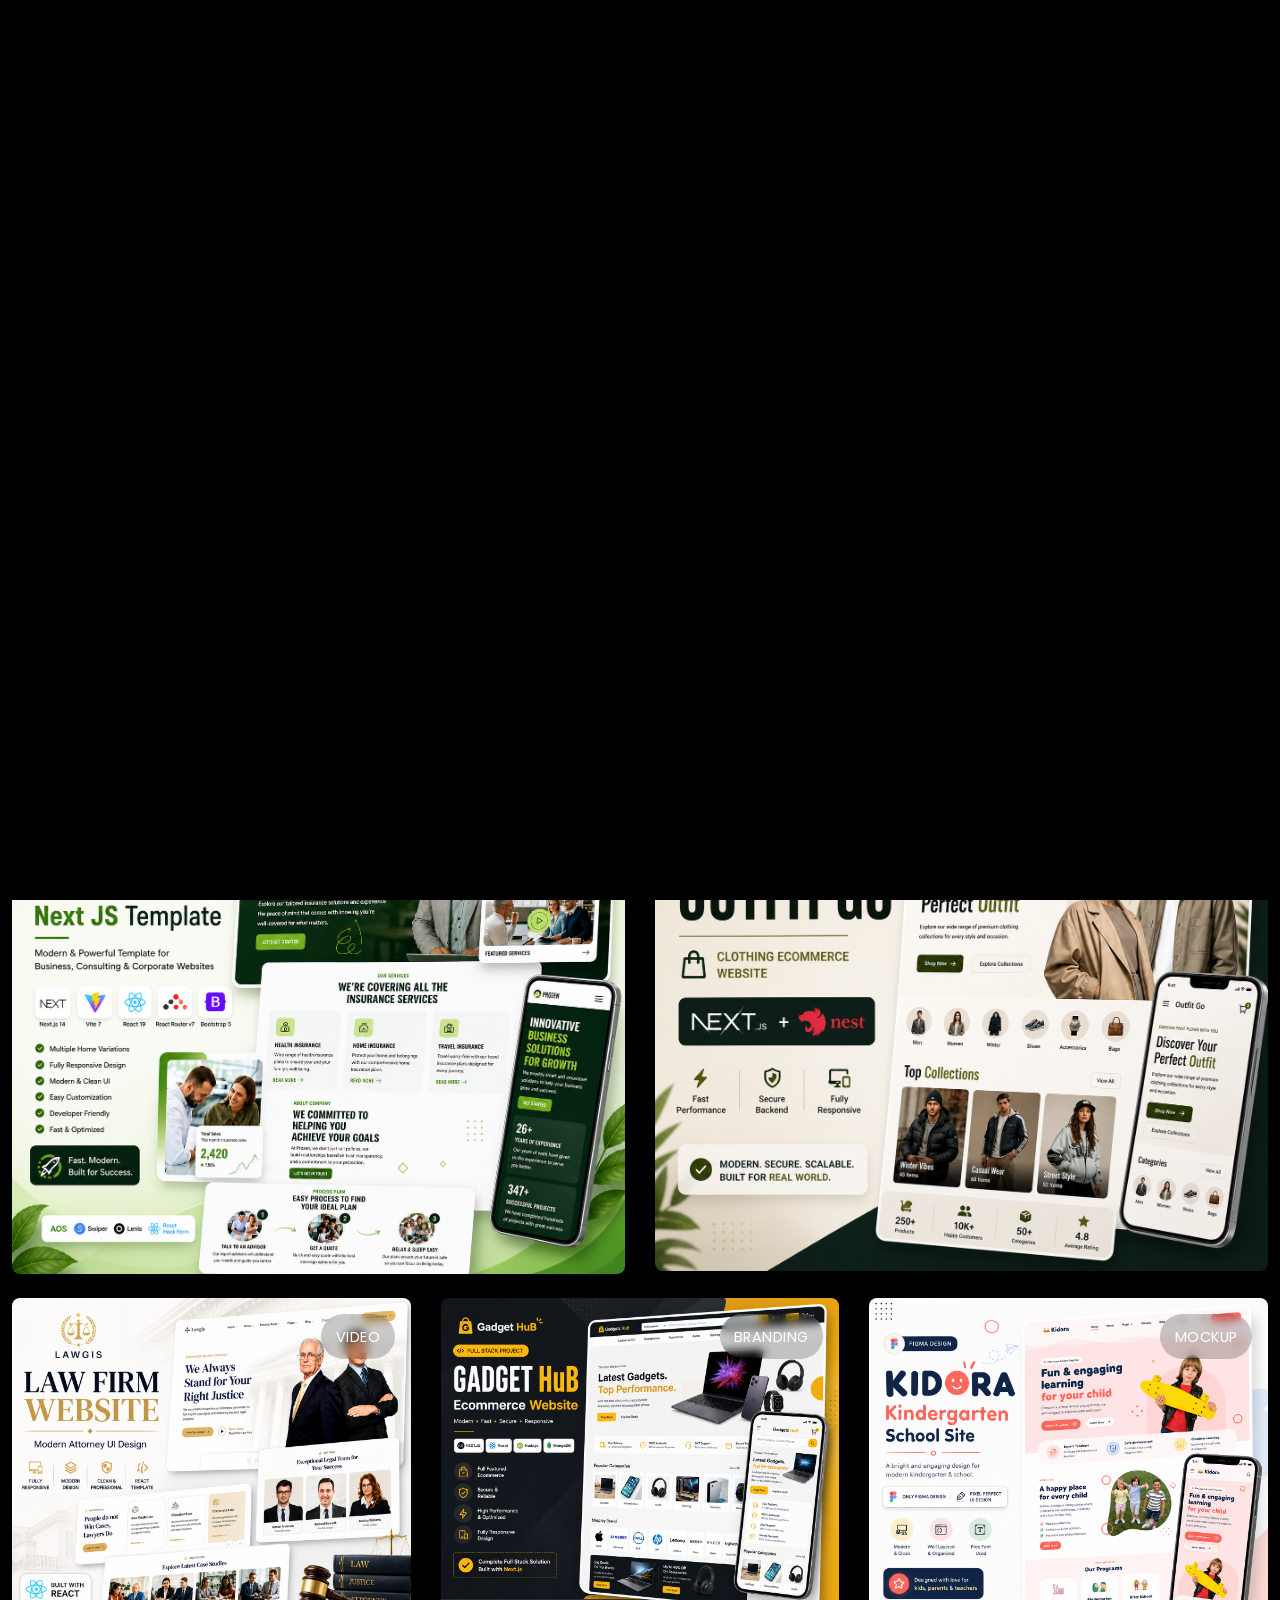
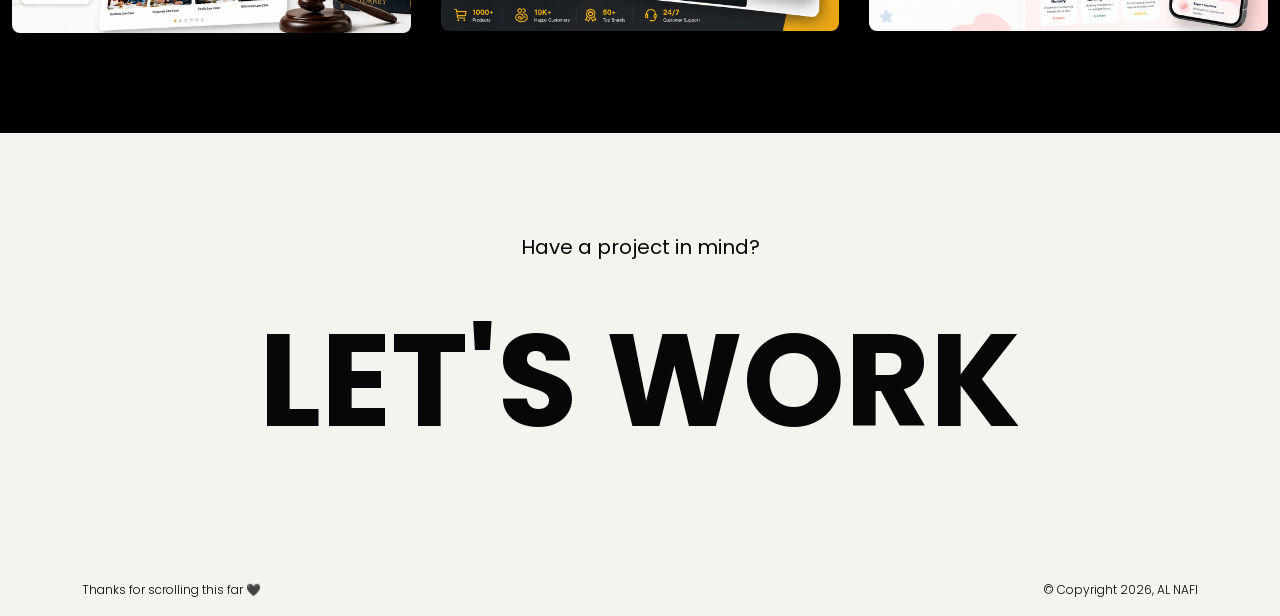
<file: projects.html>
<!DOCTYPE html>
<html lang="en">

<head>
    <!-- META -->
    <meta charset="utf-8">
    <meta http-equiv="X-UA-Compatible" content="IE=edge">
    <meta name="viewport" content="width=device-width, initial-scale=1">
    <meta name="description" content="Nino - Modern Portfolio Template">
    <meta name="keywords"
        content="personal, portfolio new, html, one page, bootstrap, new html template, design, creative, onepage, clean, modern">
    <meta name="author" content="Tanvir Hossain">
    <!-- PAGE TITLE -->
    <title>Nino - Modern Portfolio Template</title>
    <link rel="icon" type="image/x-icon" href="assets/images/favicon.png">
    <!-- ALL GOOGLE FONTS -->
    <link rel="preconnect" href="https://fonts.googleapis.com">
    <link rel="preconnect" href="https://fonts.gstatic.com" crossorigin>
    <link
        href="https://fonts.googleapis.com/css2?family=Oswald:wght@200..700&family=Poppins:ital,wght@0,100;0,200;0,300;0,400;0,500;0,600;0,700;0,800;0,900;1,100;1,200;1,300;1,400;1,500;1,600;1,700;1,800;1,900&display=swap"
        rel="stylesheet">
    <!-- BOOTSTRAP CSS -->
    <link rel="stylesheet" href="assets/css/bootstrap.min.css" />
    <!-- FONT AWESOME CSS -->
    <link rel="stylesheet" href="assets/css/font-awesome-pro.css" />
    <!-- FONT AWESOME CSS -->
    <link rel="stylesheet" href="assets/fonts/remixicon.css" />
    <!-- MAGNIFIC CSS -->
    <link rel="stylesheet" href="assets/css/magnific-popup.css">
    <!-- NICE SELECT CSS -->
    <link rel="stylesheet" href="assets/css/nice-select.min.css" />
    <!-- ANIMATE CSS -->
    <link rel="stylesheet" href="assets/css/animate.min.css" />
    <!-- MOBILE MENU CSS -->
    <link rel="stylesheet" href="assets/css/mobilemenu.css" />
    <!-- SLICK CSS -->
    <link rel="stylesheet" href="assets/css/slick.min.css" />
    <!-- SPACING CSS -->
    <link rel="stylesheet" href="assets/css/spacing.css" />
    <!-- MAIN STYLE CSS -->
    <link rel="stylesheet" href="assets/css/style.css" />
    <!-- RESPONSIVE CSS -->
    <link rel="stylesheet" href="assets/css/responsive.css">
    <!-- HTML5 shim and Respond.js IE8 support of HTML5 elements and media queries -->
    <!-- WARNING: Respond.js doesn't work if you view the page via file:// -->
    <!--[if lt IE 9]>
      <script src="https://oss.maxcdn.com/html5shiv/3.7.2/html5shiv.min.js"></script>
      <script src="https://oss.maxcdn.com/respond/1.4.2/respond.min.js"></script>
    <![endif]-->
</head>

<body>
    <!-- START PRELOADER AREA-->
    <div class="preloader">
        <svg viewbox="0 0 1000 1000" preserveaspectratio="none">
            <path id="preloaderSvg" d="M0,1005S175,995,500,995s500,5,500,5V0H0Z"></path>
        </svg>
        <div class="preloader-heading">
            <div class="load-text">
                <span>L</span>
                <span>o</span>
                <span>a</span>
                <span>d</span>
                <span>i</span>
                <span>n</span>
                <span>g</span>
            </div>
        </div>
    </div>
    <!-- END PRELOADER AREA -->
    <!-- START SCROOL UP DESIGN AREA -->
    <div class="progress-wrap cursor-pointer">
        <i class="ri-arrow-up-s-line"></i>
        <svg class="progress-circle svg-content" width="100%" height="100%" viewBox="-1 -1 102 102">
            <path d="M50,1 a49,49 0 0,1 0,98 a49,49 0 0,1 0,-98" />
        </svg>
    </div>
    <!-- / END SCROOL UP DESIGN AREA -->
    <!-- START MAGIC CURSOR AND BALL AREA-->
    <div id="magic-cursor">
        <div id="ball"></div>
    </div>
    <!-- / END MAGIC CURSOR AND BALL AREA-->
    <!-- START MENU DESIGN AREA-->
    <header class="main-header">
        <div class="header-upper">
            <div class="container">
                <div class="header-inner">
                    <div class="row align-items-center">
                        <div class="col-xl-2 col-lg-2 col-md-6 col-6 col-sm-3">
                            <div class="logo-area">
                                <div class="logo">
                                    <a href="index.html"><img src="assets/images/logo.png" alt=""></a>
                                </div>
                            </div>
                        </div>
                        <div class="col-xl-10 col-lg-10 col-md-6 col-6 col-sm-9">
                            <div class="main-menu">
                                <nav id="mobile-menu">
                                    <ul>
                                        <li><a href="index.html" class="linkstyle">Home</a></li>
                                        <li><a href="about.html" class="linkstyle">about</a></li>
                                        <li><a href="service.html" class="linkstyle">services</a></li>
                                        <li class="has-dropdown"><a href="projects.html" class="linkstyle">projects</a>
                                            <ul class="sub-menu">
                                                <li><a href="projects.html">Projects List</a></li>
                                                <li><a href="single-project.html">Single Portfolio</a></li>
                                            </ul>
                                        </li>
                                        <li><a href="blog.html" class="linkstyle">Blog</a></li>
                                        <li><a href="contact.html" class="linkstyle">Contact</a></li>
                                    </ul>
                                </nav>
                            </div>
                            <div class="side-menu-icon d-lg-none text-end">
                                <a href="javascript:void(0)" class="info-toggle-btn f-right sidebar-toggle-btn"><i
                                        class="fal fa-bars"></i></a>
                            </div>
                        </div>
                    </div>
                </div>
            </div>
        </div>
    </header>
    <!-- // END MENU DESIGN AREA-->
    <!-- START MOBILE MENU DESIGN AREA-->
    <div class="sidebar__area">
        <div class="sidebar__wrapper">
            <div class="sidebar__close">
                <button class="sidebar__close-btn" id="sidebar__close-btn">
                    <i class="fal fa-times"></i>
                </button>
            </div>
            <div class="sidebar__content mt-50 mb-20">
                <div class="mobile-menu fix"></div>
            </div>
        </div>
    </div>
    <div class="body-overlay"></div>
    <!-- // END MOBILE MENU DESIGN AREA-->
    <!-- START SINGLE PAGE DESIGN AREA -->
    <section class="single-page-hero-area">
        <div class="container">
            <div class="row align-items-center">
                <div class="col-lg-12">
                    <h2>Projects</h2>
                    <p>A Collection of My Latest Works and Achievements: Discover the Projects that Define My Passion
                        and Skills</p>
                </div>
            </div>
        </div>
    </section>
    <!-- // END SINGLE PAGE DESIGN AREA -->
    <!-- START PORTFOLIO DESIGN AREA -->
    <div class="projects-area" id="portfolio">
        <div class="custom-icon">
            <img src="assets/images/custom/work-scribble.svg" alt="custom">
        </div>
        <div class="container-fluid">
            <div class="row g-4 portfolio-grid">
                <!-- START SINGLE PORTFOLIO DESIGN AREA -->
                <div class="col-md-6 col-xl-6 portfolio-item category-1">
                    <a href="assets/images/projects/work1.png" class="work-popup">
                        <div class="portfolio-box">
                            <!-- Image -->
                            <img src="assets/images/projects/work1.png" alt="" data-rjs="2">
                            <!-- Category -->
                            <span class="portfolio-category">Branding</span>
                            <!-- Caption -->
                            <div class="portfolio-caption">
                                <h1>Glasses of Cocktail</h1>
                            </div>
                        </div>
                    </a>
                </div>
                <!-- // END SINGLE PORTFOLIO DESIGN AREA -->
                <!-- START SINGLE PORTFOLIO DESIGN AREA -->
                <div class="col-md-6 col-xl-6 portfolio-item category-2">
                    <a href="single-project.html">
                        <div class="portfolio-box">
                            <!-- Image -->
                            <img src="assets/images/projects/work2.png" alt="" data-rjs="2">
                            <!-- Category -->
                            <span class="portfolio-category">Mockup</span>
                            <!-- Caption -->
                            <div class="portfolio-caption">
                                <h1>A Branch with Flowers</h1>
                            </div>
                        </div>
                    </a>
                </div>
                <!-- // END SINGLE PORTFOLIO DESIGN AREA -->
                <!-- START SINGLE PORTFOLIO DESIGN AREA -->
                <div class="col-md-6 col-xl-4 portfolio-item category-2">
                    <a href="https://www.youtube.com/watch?v=qZEPs3vmYB4" class="popup-youtube">
                        <div class="portfolio-box">
                            <!-- Image -->
                            <img src="assets/images/projects/work3.png" alt="" data-rjs="2">
                            <!-- Category -->
                            <span class="portfolio-category">Video</span>
                            <!-- Caption -->
                            <div class="portfolio-caption">
                                <h1>Orange Rose Flower</h1>
                            </div>
                        </div>
                    </a>
                </div>
                <!-- // END SINGLE PORTFOLIO DESIGN AREA -->
                <!-- START SINGLE PORTFOLIO DESIGN AREA -->
                <div class="col-md-6 col-xl-4 portfolio-item category-1">
                    <a href="assets/images/projects/work4.png" class="work-popup">
                        <div class="portfolio-box">
                            <!-- Image -->
                            <img src="assets/images/projects/work4.png" alt="" data-rjs="2">
                            <!-- Category -->
                            <span class="portfolio-category">Branding</span>
                            <!-- Caption -->
                            <div class="portfolio-caption">
                                <h1>Green Plant on a Desk</h1>
                            </div>
                        </div>
                    </a>
                </div>
                <!-- // END SINGLE PORTFOLIO DESIGN AREA -->
                <!-- START SINGLE PORTFOLIO DESIGN AREA -->
                <div class="col-md-6 col-xl-4 portfolio-item category-2">
                    <a href="assets/images/projects/work5.png" class="work-popup">
                        <div class="portfolio-box">
                            <!-- Image -->
                            <img src="assets/images/projects/work5.png" alt="" data-rjs="2">
                            <!-- Category -->
                            <span class="portfolio-category">Mockup</span>
                            <!-- Caption -->
                            <div class="portfolio-caption">
                                <h1>Orange Rose Flower</h1>
                            </div>
                        </div>
                    </a>
                </div>
                <!-- // END SINGLE PORTFOLIO DESIGN AREA -->
            </div>
        </div>
    </div>
    <!-- // END PORTFOLIO DESIGN AREA -->
    <!-- START FOOTER DESIGN AREA -->
    <footer class="main-footer">
        <div class="container">
            <div class="row">
                <div class="col-lg-12">
                    <div class="footer-top">
                        <p> Have a project in mind?</p>
                        <h2><a href="alnafi.eng@gmail.com">let's work</a></h2>
                    </div>
                </div>
            </div>
            <div class="row">
                <div class="col-lg-6 col-sm-6">
                    <p class="copy-left-text">Thanks for scrolling this far 🖤</p>
                </div>
                <div class="col-lg-6 col-sm-6">
                    <p class="copy-right-text">&copy; Copyright 2026, AL NAFI</p>
                </div>
            </div>
        </div>
    </footer>
    <!-- / END FOOTER DESIGN AREA -->
    <!-- JQUERY JS -->
    <script src="assets/js/jquery-3.6.0.min.js"></script>
    <!-- BOOTSTRAP JS-->
    <script src="assets/js/bootstrap.min.js"></script>
    <!-- APPEAR JS -->
    <script src="assets/js/appear.min.js"></script>
    <!-- MAGNIFICANT JS -->
    <script src="assets/js/jquery.magnific-popup.min.js"></script>
    <!-- MOBILE MENU JS-->
    <script src="assets/js/mobilemenu.js"></script>
    <!-- GSAP AND LOCOMOTIV JS-->
    <script src="assets/js/gsap.min.js"></script>
    <script src="assets/js/ScrollTrigger.min.js"></script>
    <script src="assets/js/lenis.js"></script>
    <!-- SLICK JS-->
    <script src="assets/js/slick.min.js"></script>
    <!-- NICE SELECT JS-->
    <script src="assets/js/jquery.nice-select.min.js"></script>
    <!-- IMAGE LOADER JS-->
    <script src="assets/js/imagesloaded.pkgd.min.js"></script>
    <!-- ISOTOPE JS-->
    <script src="assets/js/isotope.pkgd.min.js"></script>
    <!--  WOW ANIMATION JS-->
    <script src="assets/js/wow.min.js"></script>
    <!-- SCRIPT JS-->
    <script src="assets/js/script.js"></script>
</body>

</html>
</file>
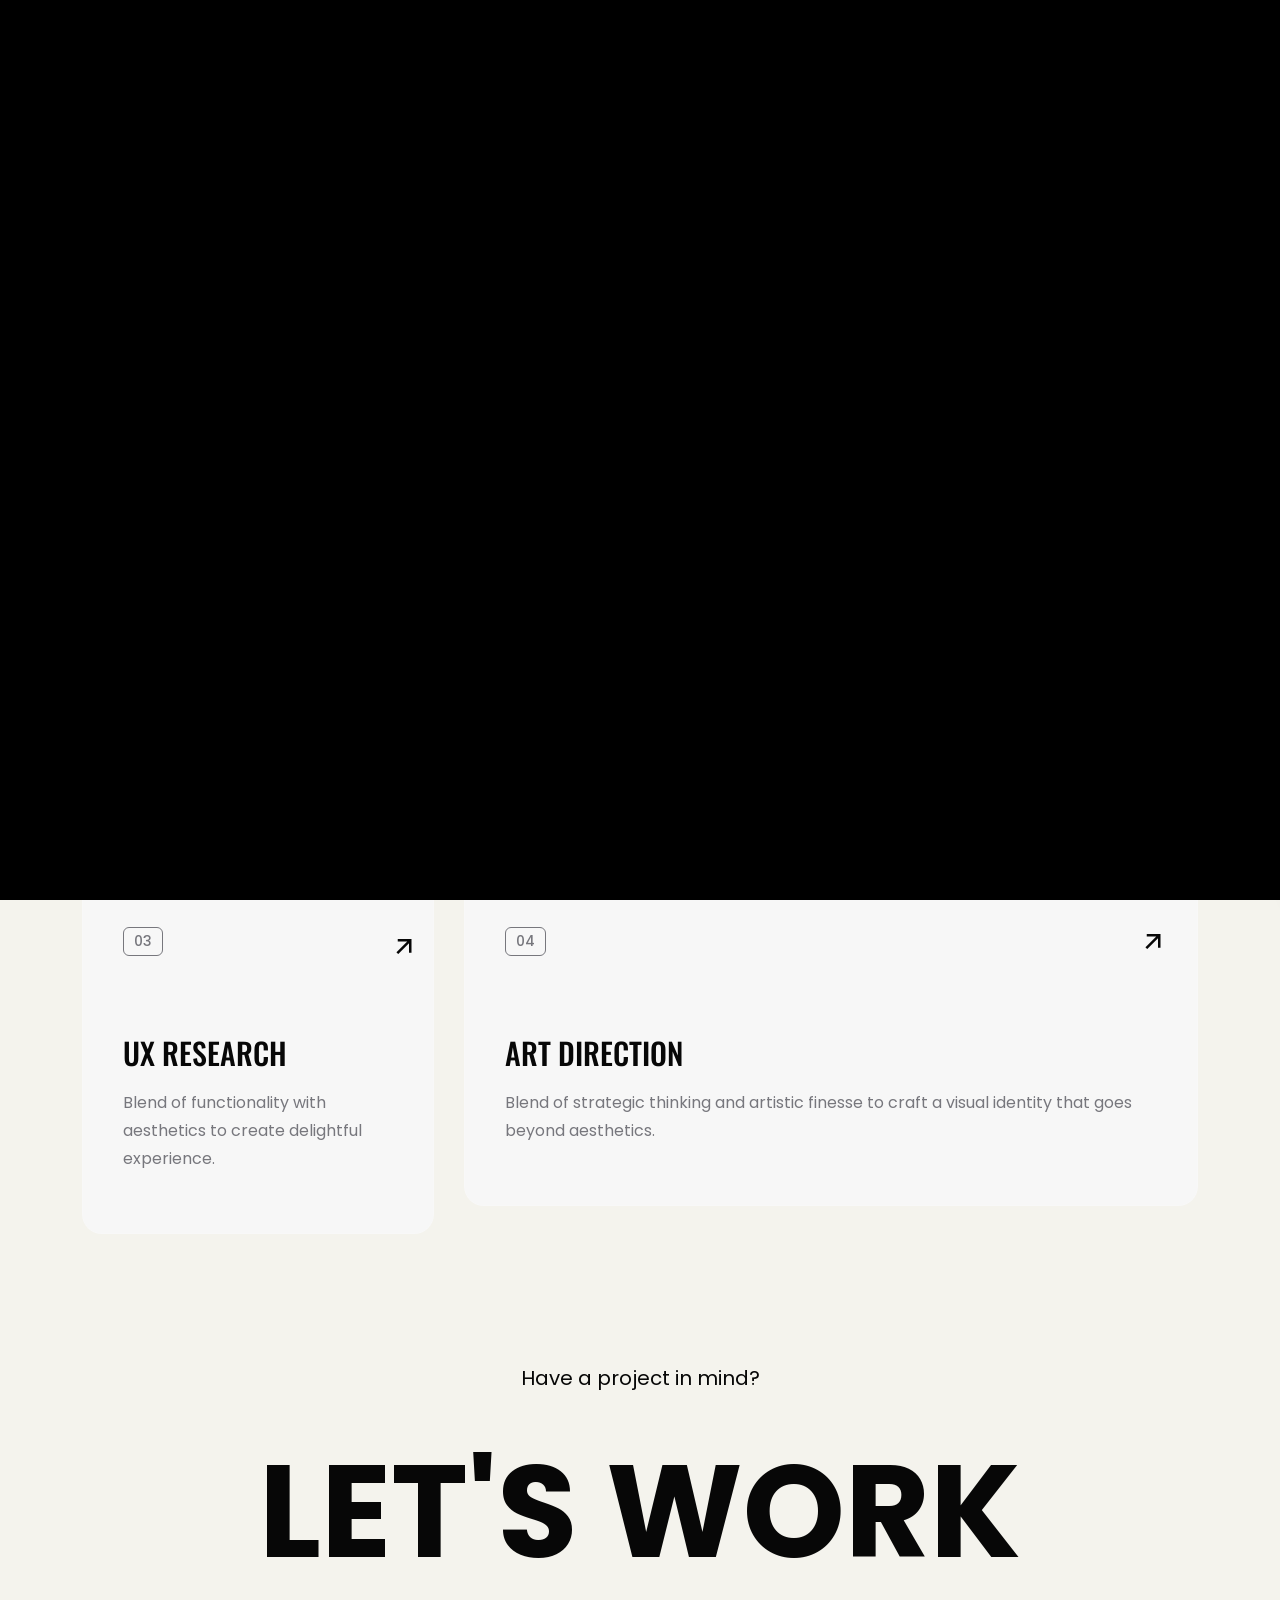
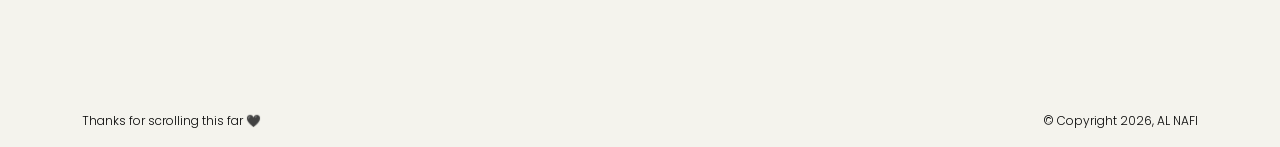
<file: service.html>
<!DOCTYPE html>
<html lang="en">

<head>
    <!-- META -->
    <meta charset="utf-8">
    <meta http-equiv="X-UA-Compatible" content="IE=edge">
    <meta name="viewport" content="width=device-width, initial-scale=1">
    <meta name="description" content="Nino - Modern Portfolio Template">
    <meta name="keywords"
        content="personal, portfolio new, html, one page, bootstrap, new html template, design, creative, onepage, clean, modern">
    <meta name="author" content="Tanvir Hossain">
    <!-- PAGE TITLE -->
    <title>Nino - Modern Portfolio Template</title>
    <link rel="icon" type="image/x-icon" href="assets/images/favicon.png">
    <!-- ALL GOOGLE FONTS -->
    <link rel="preconnect" href="https://fonts.googleapis.com">
    <link rel="preconnect" href="https://fonts.gstatic.com" crossorigin>
    <link
        href="https://fonts.googleapis.com/css2?family=Oswald:wght@200..700&family=Poppins:ital,wght@0,100;0,200;0,300;0,400;0,500;0,600;0,700;0,800;0,900;1,100;1,200;1,300;1,400;1,500;1,600;1,700;1,800;1,900&display=swap"
        rel="stylesheet">
    <!-- BOOTSTRAP CSS -->
    <link rel="stylesheet" href="assets/css/bootstrap.min.css" />
    <!-- FONT AWESOME CSS -->
    <link rel="stylesheet" href="assets/css/font-awesome-pro.css" />
    <!-- FONT AWESOME CSS -->
    <link rel="stylesheet" href="assets/fonts/remixicon.css" />
    <!-- MAGNIFIC CSS -->
    <link rel="stylesheet" href="assets/css/magnific-popup.css">
    <!-- NICE SELECT CSS -->
    <link rel="stylesheet" href="assets/css/nice-select.min.css" />
    <!-- ANIMATE CSS -->
    <link rel="stylesheet" href="assets/css/animate.min.css" />
    <!-- MOBILE MENU CSS -->
    <link rel="stylesheet" href="assets/css/mobilemenu.css" />
    <!-- SLICK CSS -->
    <link rel="stylesheet" href="assets/css/slick.min.css" />
    <!-- SPACING CSS -->
    <link rel="stylesheet" href="assets/css/spacing.css" />
    <!-- MAIN STYLE CSS -->
    <link rel="stylesheet" href="assets/css/style.css" />
    <!-- RESPONSIVE CSS -->
    <link rel="stylesheet" href="assets/css/responsive.css">
    <!-- HTML5 shim and Respond.js IE8 support of HTML5 elements and media queries -->
    <!-- WARNING: Respond.js doesn't work if you view the page via file:// -->
    <!--[if lt IE 9]>
      <script src="https://oss.maxcdn.com/html5shiv/3.7.2/html5shiv.min.js"></script>
      <script src="https://oss.maxcdn.com/respond/1.4.2/respond.min.js"></script>
    <![endif]-->
</head>

<body>
    <!-- START PRELOADER AREA-->
    <div class="preloader">
        <svg viewbox="0 0 1000 1000" preserveaspectratio="none">
            <path id="preloaderSvg" d="M0,1005S175,995,500,995s500,5,500,5V0H0Z"></path>
        </svg>
        <div class="preloader-heading">
            <div class="load-text">
                <span>L</span>
                <span>o</span>
                <span>a</span>
                <span>d</span>
                <span>i</span>
                <span>n</span>
                <span>g</span>
            </div>
        </div>
    </div>
    <!-- END PRELOADER AREA -->
    <!-- START SCROOL UP DESIGN AREA -->
    <div class="progress-wrap cursor-pointer">
        <i class="ri-arrow-up-s-line"></i>
        <svg class="progress-circle svg-content" width="100%" height="100%" viewBox="-1 -1 102 102">
            <path d="M50,1 a49,49 0 0,1 0,98 a49,49 0 0,1 0,-98" />
        </svg>
    </div>
    <!-- / END SCROOL UP DESIGN AREA -->
    <!-- START MAGIC CURSOR AND BALL AREA-->
    <div id="magic-cursor">
        <div id="ball"></div>
    </div>
    <!-- / END MAGIC CURSOR AND BALL AREA-->
    <!-- START MENU DESIGN AREA-->
    <header class="main-header">
        <div class="header-upper">
            <div class="container">
                <div class="header-inner">
                    <div class="row align-items-center">
                        <div class="col-xl-2 col-lg-2 col-md-6 col-6 col-sm-3">
                            <div class="logo-area">
                                <div class="logo">
                                    <a href="index.html"><img src="assets/images/logo.png" alt=""></a>
                                </div>
                            </div>
                        </div>
                        <div class="col-xl-10 col-lg-10 col-md-6 col-6 col-sm-9">
                            <div class="main-menu">
                                <nav id="mobile-menu">
                                    <ul>
                                        <li><a href="index.html" class="linkstyle">Home</a></li>
                                        <li><a href="about.html" class="linkstyle">about</a></li>
                                        <li><a href="service.html" class="linkstyle">services</a></li>
                                        <li class="has-dropdown"><a href="projects.html" class="linkstyle">projects</a>
                                            <ul class="sub-menu">
                                                <li><a href="projects.html">Projects List</a></li>
                                                <li><a href="single-project.html">Single Portfolio</a></li>
                                            </ul>
                                        </li>
                                        <li><a href="blog.html" class="linkstyle">Blog</a></li>
                                        <li><a href="contact.html" class="linkstyle">Contact</a></li>
                                    </ul>
                                </nav>
                            </div>
                            <div class="side-menu-icon d-lg-none text-end">
                                <a href="javascript:void(0)" class="info-toggle-btn f-right sidebar-toggle-btn"><i
                                        class="fal fa-bars"></i></a>
                            </div>
                        </div>
                    </div>
                </div>
            </div>
        </div>
    </header>
    <!-- // END MENU DESIGN AREA-->
    <!-- START MOBILE MENU DESIGN AREA-->
    <div class="sidebar__area">
        <div class="sidebar__wrapper">
            <div class="sidebar__close">
                <button class="sidebar__close-btn" id="sidebar__close-btn">
                    <i class="fal fa-times"></i>
                </button>
            </div>
            <div class="sidebar__content mt-50 mb-20">
                <div class="mobile-menu fix"></div>
            </div>
        </div>
    </div>
    <div class="body-overlay"></div>
    <!-- // END MOBILE MENU DESIGN AREA-->
    <!-- START SINGLE PAGE DESIGN AREA -->
    <section class="single-page-hero-area">
        <div class="container">
            <div class="row align-items-center">
                <div class="col-lg-12">
                    <h2>Services</h2>
                </div>
            </div>
        </div>
    </section>
    <!-- // END SINGLE PAGE DESIGN AREA -->
    <!-- START SERVICE DESIGN AREA -->
    <section id="services" class="services-area no-padding">
        <div class="container">
            <div class="row">
                <!-- START SINGLE SERVICE DESIGN AREA -->
                <div class="col-lg-8 col-md-7">
                    <div class="service-item wow fadeInUp delay-0-2s">
                        <i class="ri-arrow-right-up-line"></i>
                        <h5>01</h5>
                        <h4>Brand Identity Design</h4>
                        <p>Blend of strategic thinking and creative flair to craft a digital identity that resonates and
                            captivates.kits you need to create a true website within minutes.</p>
                    </div>
                </div>
                <!-- / END SINGLE SERVICE DESIGN AREA -->
                <!-- START SINGLE SERVICE DESIGN AREA -->
                <div class="col-lg-4 col-md-5">
                    <div class="service-item wow fadeInUp delay-0-4s">
                        <i class="ri-arrow-right-up-line"></i>
                        <h5>02</h5>
                        <h4>Visual Design</h4>
                        <p>Blend of artistic intuition with strategic insight to craft a visual identity.</p>
                    </div>
                </div>
                <!-- / END SINGLE SERVICE DESIGN AREA -->
                <!-- START SINGLE SERVICE DESIGN AREA -->
                <div class="col-lg-4 col-md-5">
                    <div class="service-item wow fadeInUp delay-0-6s">
                        <i class="ri-arrow-right-up-line"></i>
                        <h5>03</h5>
                        <h4>UX Research</h4>
                        <p>Blend of functionality with aesthetics to create delightful experience.</p>
                    </div>
                </div>
                <!-- / END SINGLE SERVICE DESIGN AREA -->
                <!-- START SINGLE SERVICE DESIGN AREA -->
                <div class="col-lg-8 col-md-7">
                    <div class="service-item wow fadeInUp delay-0-8s">
                        <i class="ri-arrow-right-up-line"></i>
                        <h5>04</h5>
                        <h4>Art Direction</h4>
                        <p>Blend of strategic thinking and artistic finesse to craft a visual identity that goes beyond
                            aesthetics.</p>
                    </div>
                </div>
                <!-- / END SINGLE SERVICE DESIGN AREA -->
            </div>
        </div>
    </section>
    <!-- / END SERVICE DESIGN AREA -->

    <!-- START FOOTER DESIGN AREA -->
    <footer class="main-footer">
        <div class="container">
            <div class="row">
                <div class="col-lg-12">
                    <div class="footer-top">
                        <p> Have a project in mind?</p>
                        <h2><a href="alnafi.eng@gmail.com">let's work</a></h2>
                    </div>
                </div>
            </div>
            <div class="row">
                <div class="col-lg-6 col-sm-6">
                    <p class="copy-left-text">Thanks for scrolling this far 🖤</p>
                </div>
                <div class="col-lg-6 col-sm-6">
                    <p class="copy-right-text">&copy; Copyright 2026, AL NAFI</p>
                </div>
            </div>
        </div>
    </footer>
    <!-- / END FOOTER DESIGN AREA -->
    <!-- JQUERY JS -->
    <script src="assets/js/jquery-3.6.0.min.js"></script>
    <!-- BOOTSTRAP JS-->
    <script src="assets/js/bootstrap.min.js"></script>
    <!-- APPEAR JS -->
    <script src="assets/js/appear.min.js"></script>
    <!-- MAGNIFICANT JS -->
    <script src="assets/js/jquery.magnific-popup.min.js"></script>
    <!-- MOBILE MENU JS-->
    <script src="assets/js/mobilemenu.js"></script>
    <!-- GSAP AND LOCOMOTIV JS-->
    <script src="assets/js/gsap.min.js"></script>
    <script src="assets/js/ScrollTrigger.min.js"></script>
    <script src="assets/js/lenis.js"></script>
    <!-- SLICK JS-->
    <script src="assets/js/slick.min.js"></script>
    <!-- NICE SELECT JS-->
    <script src="assets/js/jquery.nice-select.min.js"></script>
    <!-- IMAGE LOADER JS-->
    <script src="assets/js/imagesloaded.pkgd.min.js"></script>
    <!-- ISOTOPE JS-->
    <script src="assets/js/isotope.pkgd.min.js"></script>
    <!--  WOW ANIMATION JS-->
    <script src="assets/js/wow.min.js"></script>
    <!-- SCRIPT JS-->
    <script src="assets/js/script.js"></script>
</body>

</html>
</file>
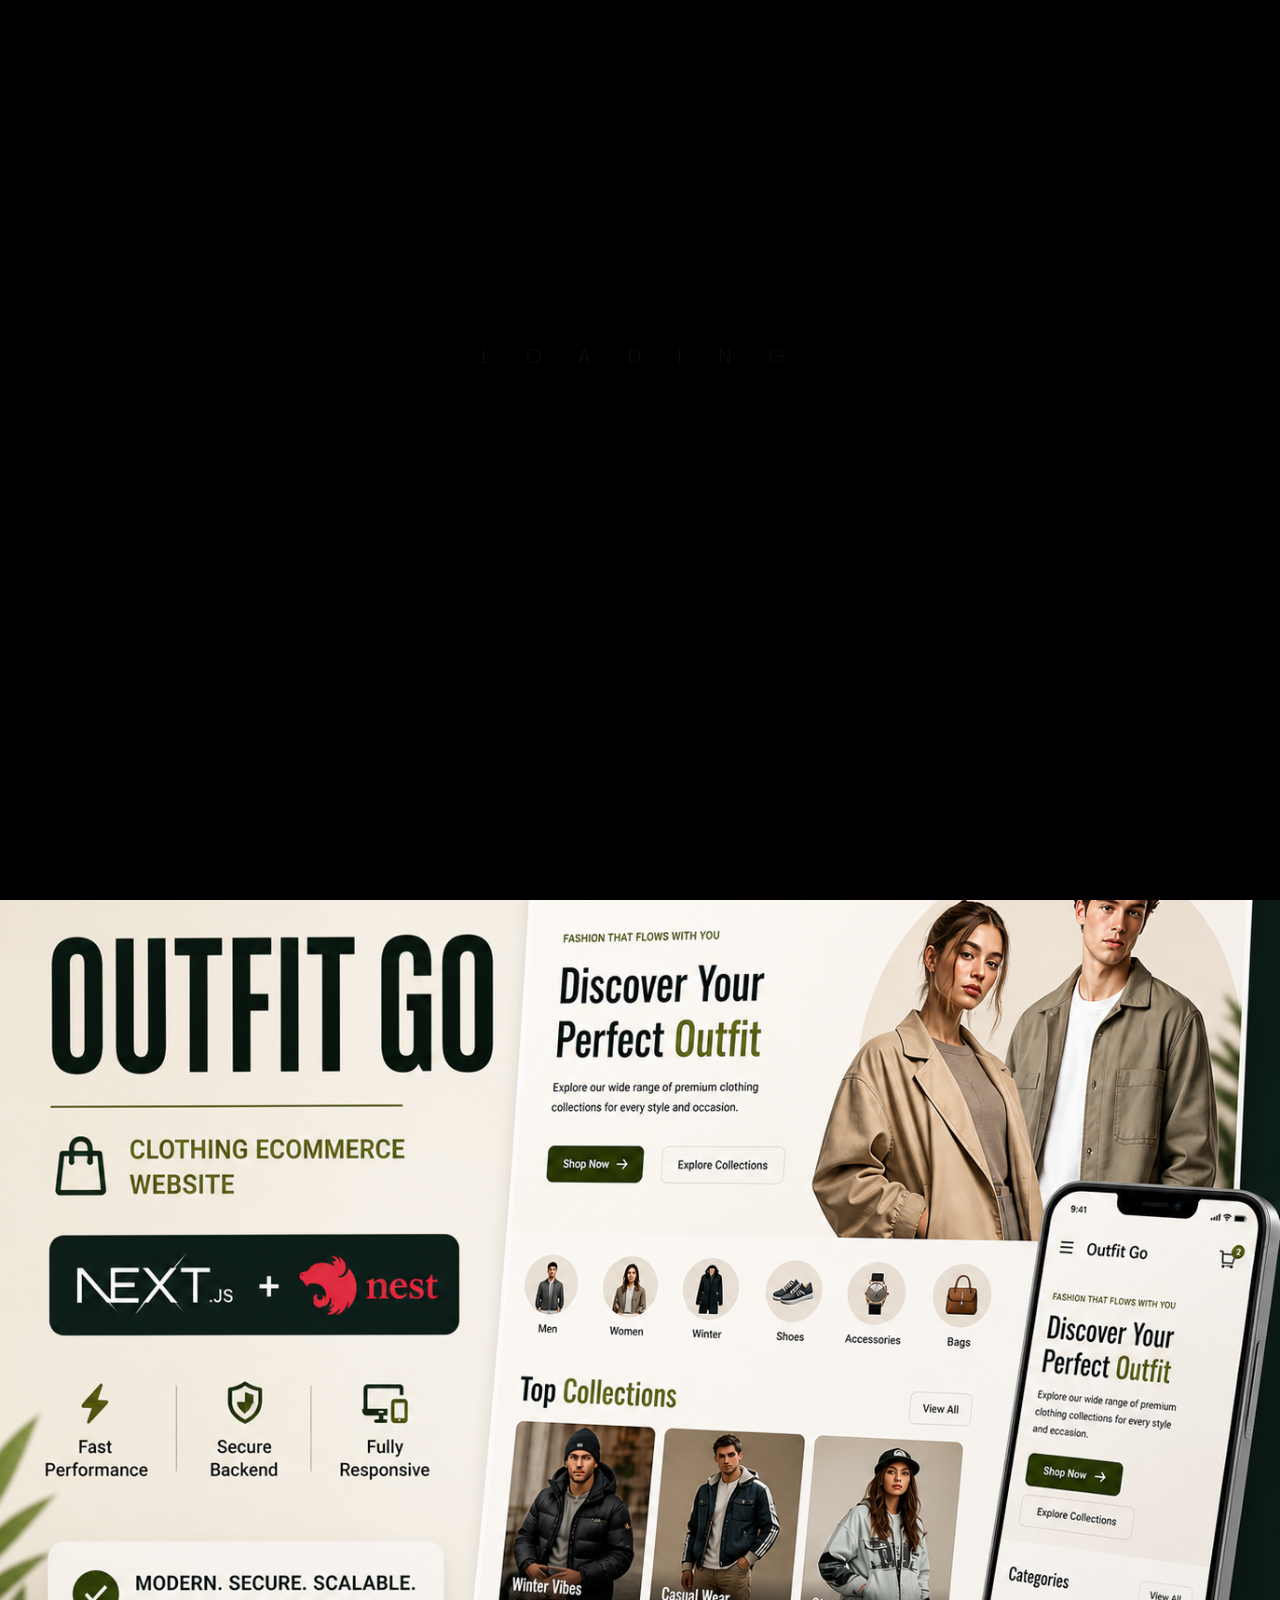
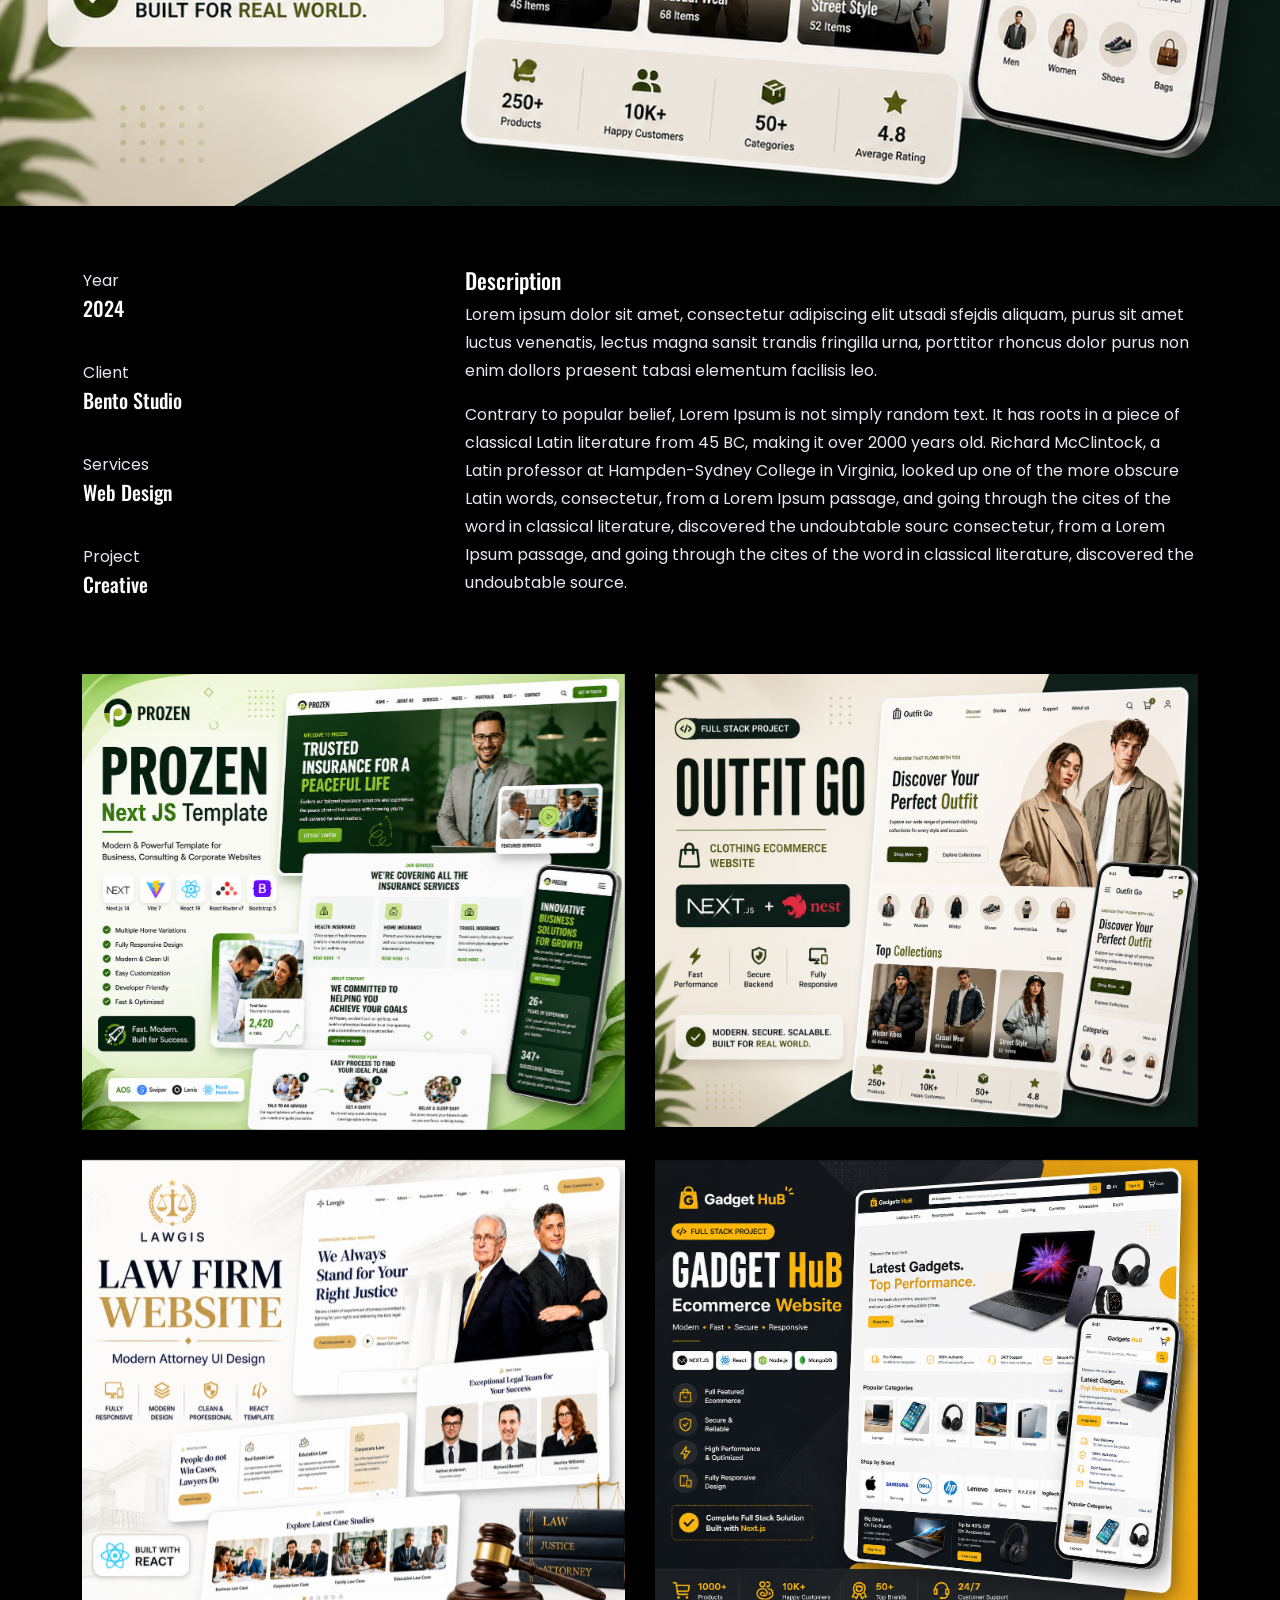
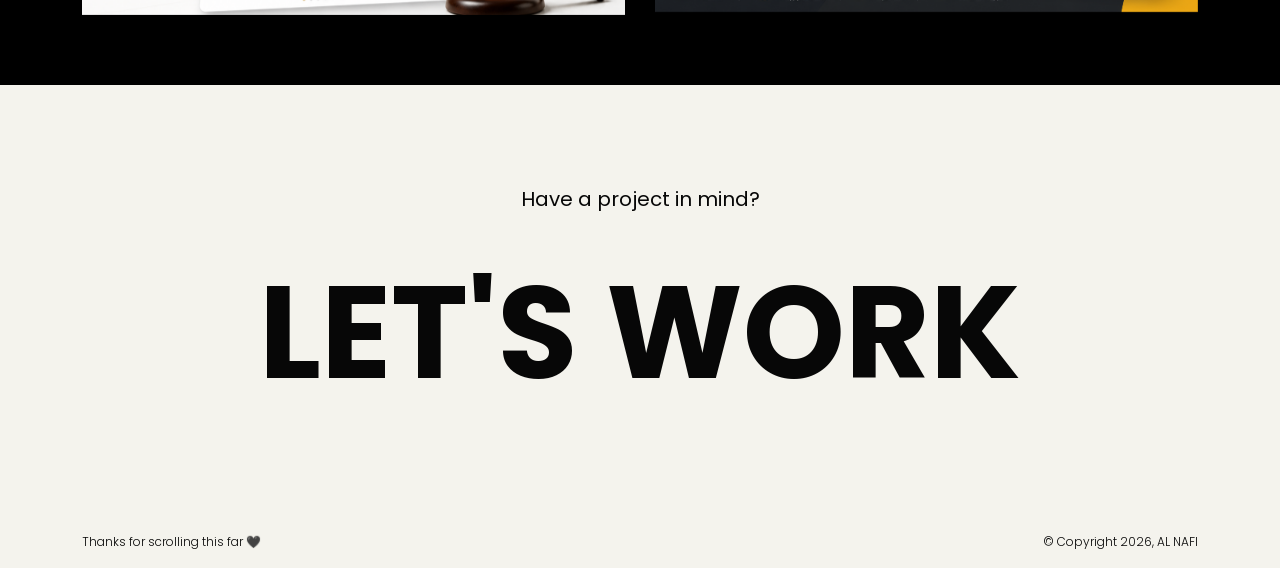
<file: single-project.html>
<!DOCTYPE html>
<html lang="en">

<head>
    <!-- META -->
    <meta charset="utf-8">
    <meta http-equiv="X-UA-Compatible" content="IE=edge">
    <meta name="viewport" content="width=device-width, initial-scale=1">
    <meta name="description" content="Nino - Modern Portfolio Template">
    <meta name="keywords"
        content="personal, portfolio new, html, one page, bootstrap, new html template, design, creative, onepage, clean, modern">
    <meta name="author" content="Tanvir Hossain">
    <!-- PAGE TITLE -->
    <title>Nino - Modern Portfolio Template</title>
    <link rel="icon" type="image/x-icon" href="assets/images/favicon.png">
    <!-- ALL GOOGLE FONTS -->
    <link rel="preconnect" href="https://fonts.googleapis.com">
    <link rel="preconnect" href="https://fonts.gstatic.com" crossorigin>
    <link
        href="https://fonts.googleapis.com/css2?family=Oswald:wght@200..700&family=Poppins:ital,wght@0,100;0,200;0,300;0,400;0,500;0,600;0,700;0,800;0,900;1,100;1,200;1,300;1,400;1,500;1,600;1,700;1,800;1,900&display=swap"
        rel="stylesheet">
    <!-- BOOTSTRAP CSS -->
    <link rel="stylesheet" href="assets/css/bootstrap.min.css" />
    <!-- FONT AWESOME CSS -->
    <link rel="stylesheet" href="assets/css/font-awesome-pro.css" />
    <!-- FONT AWESOME CSS -->
    <link rel="stylesheet" href="assets/fonts/remixicon.css" />
    <!-- MAGNIFIC CSS -->
    <link rel="stylesheet" href="assets/css/magnific-popup.css">
    <!-- NICE SELECT CSS -->
    <link rel="stylesheet" href="assets/css/nice-select.min.css" />
    <!-- ANIMATE CSS -->
    <link rel="stylesheet" href="assets/css/animate.min.css" />
    <!-- MOBILE MENU CSS -->
    <link rel="stylesheet" href="assets/css/mobilemenu.css" />
    <!-- SLICK CSS -->
    <link rel="stylesheet" href="assets/css/slick.min.css" />
    <!-- SPACING CSS -->
    <link rel="stylesheet" href="assets/css/spacing.css" />
    <!-- MAIN STYLE CSS -->
    <link rel="stylesheet" href="assets/css/style.css" />
    <!-- RESPONSIVE CSS -->
    <link rel="stylesheet" href="assets/css/responsive.css">
    <!-- HTML5 shim and Respond.js IE8 support of HTML5 elements and media queries -->
    <!-- WARNING: Respond.js doesn't work if you view the page via file:// -->
    <!--[if lt IE 9]>
      <script src="https://oss.maxcdn.com/html5shiv/3.7.2/html5shiv.min.js"></script>
      <script src="https://oss.maxcdn.com/respond/1.4.2/respond.min.js"></script>
    <![endif]-->
</head>

<body>
    <!-- START PRELOADER AREA-->
    <div class="preloader">
        <svg viewbox="0 0 1000 1000" preserveaspectratio="none">
            <path id="preloaderSvg" d="M0,1005S175,995,500,995s500,5,500,5V0H0Z"></path>
        </svg>
        <div class="preloader-heading">
            <div class="load-text">
                <span>L</span>
                <span>o</span>
                <span>a</span>
                <span>d</span>
                <span>i</span>
                <span>n</span>
                <span>g</span>
            </div>
        </div>
    </div>
    <!-- END PRELOADER AREA -->
    <!-- START SCROOL UP DESIGN AREA -->
    <div class="progress-wrap cursor-pointer">
        <i class="ri-arrow-up-s-line"></i>
        <svg class="progress-circle svg-content" width="100%" height="100%" viewBox="-1 -1 102 102">
            <path d="M50,1 a49,49 0 0,1 0,98 a49,49 0 0,1 0,-98" />
        </svg>
    </div>
    <!-- / END SCROOL UP DESIGN AREA -->
    <!-- START MAGIC CURSOR AND BALL AREA-->
    <div id="magic-cursor">
        <div id="ball"></div>
    </div>
    <!-- / END MAGIC CURSOR AND BALL AREA-->
    <!-- START MENU DESIGN AREA-->
    <header class="main-header">
        <div class="header-upper">
            <div class="container">
                <div class="header-inner">
                    <div class="row align-items-center">
                        <div class="col-xl-2 col-lg-2 col-md-6 col-6 col-sm-3">
                            <div class="logo-area">
                                <div class="logo">
                                    <a href="index.html"><img src="assets/images/logo.png" alt=""></a>
                                </div>
                            </div>
                        </div>
                        <div class="col-xl-10 col-lg-10 col-md-6 col-6 col-sm-9">
                            <div class="main-menu">
                                <nav id="mobile-menu">
                                    <ul>
                                        <li><a href="index.html" class="linkstyle">Home</a></li>
                                        <li><a href="about.html" class="linkstyle">about</a></li>
                                        <li><a href="service.html" class="linkstyle">services</a></li>
                                        <li class="has-dropdown"><a href="projects.html" class="linkstyle">projects</a>
                                            <ul class="sub-menu">
                                                <li><a href="projects.html">Projects List</a></li>
                                                <li><a href="single-project.html">Single Portfolio</a></li>
                                            </ul>
                                        </li>
                                        <li><a href="blog.html" class="linkstyle">Blog</a></li>
                                        <li><a href="contact.html" class="linkstyle">Contact</a></li>
                                    </ul>
                                </nav>
                            </div>
                            <div class="side-menu-icon d-lg-none text-end">
                                <a href="javascript:void(0)" class="info-toggle-btn f-right sidebar-toggle-btn"><i
                                        class="fal fa-bars"></i></a>
                            </div>
                        </div>
                    </div>
                </div>
            </div>
        </div>
    </header>
    <!-- // END MENU DESIGN AREA-->
    <!-- START MOBILE MENU DESIGN AREA-->
    <div class="sidebar__area">
        <div class="sidebar__wrapper">
            <div class="sidebar__close">
                <button class="sidebar__close-btn" id="sidebar__close-btn">
                    <i class="fal fa-times"></i>
                </button>
            </div>
            <div class="sidebar__content mt-50 mb-20">
                <div class="mobile-menu fix"></div>
            </div>
        </div>
    </div>
    <div class="body-overlay"></div>
    <!-- // END MOBILE MENU DESIGN AREA-->
    <!-- START SINGLE PAGE DESIGN AREA -->
    <section class="single-page-hero-area">
        <div class="container">
            <div class="row align-items-center">
                <div class="col-lg-12">
                    <h2>Branch with Flowers</h2>
                    <p>Fill out the form below to get in touch with me. I'm always excited to hear about new
                        opportunities and I'll do my best to respond to your inquiry within 24 hours.</p>
                </div>
            </div>
        </div>
    </section>
    <!-- // END SINGLE PAGE DESIGN AREA -->
    <!-- START SINGLE PAGE DETAILS DESIGN AREA -->
    <div class="single-project-page-design">
        <div class="single-project-image">
            <img src="assets/images/projects/work2.png" alt="image">
        </div>
        <div class="container pt-60 pb-40">
            <div class="row">
                <div class="col-lg-4">
                    <!-- START SINGLE LEFT DESIGN AREA -->
                    <div class="single-project-page-left wow fadeInUp delay-0-2s">
                        <div class="single-info">
                            <p>Year</p>
                            <h3>2024</h3>
                        </div>
                        <div class="single-info">
                            <p>Client</p>
                            <h3>Bento Studio</h3>
                        </div>
                        <div class="single-info">
                            <p>Services</p>
                            <h3>Web Design</h3>
                        </div>
                        <div class="single-info">
                            <p>Project</p>
                            <h3>Creative</h3>
                        </div>
                    </div>
                    <!-- / END SINGLE LEFT DESIGN AREA -->
                </div>
                <!-- START SINGLE RIGHT DESIGN AREA -->
                <div class="col-lg-8">
                    <div class="single-project-page-right wow fadeInUp delay-0-4s">
                        <h2>
                            Description
                        </h2>
                        <p>Lorem ipsum dolor sit amet, consectetur adipiscing elit utsadi sfejdis aliquam, purus sit
                            amet luctus venenatis, lectus magna sansit trandis fringilla urna, porttitor rhoncus dolor
                            purus non enim dollors praesent tabasi elementum facilisis leo.</p>
                        <p>Contrary to popular belief, Lorem Ipsum is not simply random text. It has roots in a piece of
                            classical Latin literature from 45 BC, making it over 2000 years old. Richard McClintock, a
                            Latin professor at Hampden-Sydney College in Virginia, looked up one of the more obscure
                            Latin words, consectetur, from a Lorem Ipsum passage, and going through the cites of the
                            word in classical literature, discovered the undoubtable sourc consectetur, from a Lorem
                            Ipsum passage, and going through the cites of the word in classical literature, discovered
                            the undoubtable source.</p>
                    </div>
                </div>
                <!-- / END SINGLE RIGHT DESIGN AREA -->
            </div>
            <!-- START SINGLE PAGE GALLERY DESIGN AREA -->
            <div class="row pt-60">
                <div class="col-lg-6">
                    <a href="assets/images/projects/work1.png" class="work-popup">
                        <div class="single-image wow fadeInUp delay-0-2s">
                            <img src="assets/images/projects/work1.png" alt="gallery">
                        </div>
                    </a>
                </div>
                <div class="col-lg-6">
                    <a href="assets/images/projects/work2.png" class="work-popup">
                        <div class="single-image wow fadeInUp delay-0-4s">
                            <img src="assets/images/projects/work2.png" alt="gallery">
                        </div>
                    </a>
                </div>
                <div class="col-lg-6">
                    <a href="assets/images/projects/work3.png" class="work-popup">
                        <div class="single-image wow fadeInUp delay-0-6s">
                            <img src="assets/images/projects/work3.png" alt="gallery">
                        </div>
                    </a>
                </div>
                <div class="col-lg-6">
                    <a href="assets/images/projects/work4.png" class="work-popup">
                        <div class="single-image wow fadeInUp delay-0-8s">
                            <img src="assets/images/projects/work4.png" alt="gallery">
                        </div>
                    </a>
                </div>
            </div>
            <!--  / END SINGLE PAGE GALLERY DESIGN AREA -->
        </div>
    </div>
    <!-- / END SINGLE PAGE DETAILS DESIGN AREA -->
    <!-- START FOOTER DESIGN AREA -->
    <footer class="main-footer">
        <div class="container">
            <div class="row">
                <div class="col-lg-12">
                    <div class="footer-top">
                        <p> Have a project in mind?</p>
                        <h2><a href="alnafi.eng@gmail.com">let's work</a></h2>
                    </div>
                </div>
            </div>
            <div class="row">
                <div class="col-lg-6 col-sm-6">
                    <p class="copy-left-text">Thanks for scrolling this far 🖤</p>
                </div>
                <div class="col-lg-6 col-sm-6">
                    <p class="copy-right-text">&copy; Copyright 2026, AL NAFI</p>
                </div>
            </div>
        </div>
    </footer>
    <!-- / END FOOTER DESIGN AREA -->
    <!-- JQUERY JS -->
    <script src="assets/js/jquery-3.6.0.min.js"></script>
    <!-- BOOTSTRAP JS-->
    <script src="assets/js/bootstrap.min.js"></script>
    <!-- APPEAR JS -->
    <script src="assets/js/appear.min.js"></script>
    <!-- MAGNIFICANT JS -->
    <script src="assets/js/jquery.magnific-popup.min.js"></script>
    <!-- MOBILE MENU JS-->
    <script src="assets/js/mobilemenu.js"></script>
    <!-- GSAP AND LOCOMOTIV JS-->
    <script src="assets/js/gsap.min.js"></script>
    <script src="assets/js/ScrollTrigger.min.js"></script>
    <script src="assets/js/lenis.js"></script>
    <!-- SLICK JS-->
    <script src="assets/js/slick.min.js"></script>
    <!-- NICE SELECT JS-->
    <script src="assets/js/jquery.nice-select.min.js"></script>
    <!-- IMAGE LOADER JS-->
    <script src="assets/js/imagesloaded.pkgd.min.js"></script>
    <!-- ISOTOPE JS-->
    <script src="assets/js/isotope.pkgd.min.js"></script>
    <!--  WOW ANIMATION JS-->
    <script src="assets/js/wow.min.js"></script>
    <!-- SCRIPT JS-->
    <script src="assets/js/script.js"></script>
</body>

</html>
</file>
<file: assets/css/spacing.css>
/*
* ----------------------------------------------------------------------------------------
Author       : Tanvir Hossain
Template Name: Nino - Premium Portfolio Template
Version      : 1.0                                          
* ----------------------------------------------------------------------------------------
*/
/*
* ----------------------------------------------------------------------------------------
*PADDING MARGIN
* ----------------------------------------------------------------------------------------
*/
.p-5 {
    padding: 5px !important;
}

.p-10 {
    padding: 10px;
}

.p-15 {
    padding: 15px;
}

.p-20 {
    padding: 20px;
}

.p-25 {
    padding: 25px;
}

.p-30 {
    padding: 30px;
}

.p-35 {
    padding: 35px;
}

.p-40 {
    padding: 40px;
}

.p-45 {
    padding: 45px;
}

.p-50 {
    padding: 50px;
}

.p-55 {
    padding: 55px;
}

.p-60 {
    padding: 60px;
}

.p-65 {
    padding: 65px;
}

.p-70 {
    padding: 70px;
}

.p-75 {
    padding: 75px;
}

.p-80 {
    padding: 80px;
}

.p-85 {
    padding: 85px;
}

.p-90 {
    padding: 90px;
}

.p-95 {
    padding: 95px;
}

.p-100 {
    padding: 100px;
}

.p-105 {
    padding: 105px;
}

.p-110 {
    padding: 110px;
}

.p-115 {
    padding: 115px;
}

.p-120 {
    padding: 120px;
}

.p-125 {
    padding: 125px;
}

.p-130 {
    padding: 130px;
}

.p-135 {
    padding: 135px;
}

.p-140 {
    padding: 140px;
}

.p-145 {
    padding: 145px;
}

.p-150 {
    padding: 150px;
}

.p-155 {
    padding: 155px;
}

.p-160 {
    padding: 160px;
}

.p-165 {
    padding: 165px;
}

.p-170 {
    padding: 170px;
}

.p-175 {
    padding: 175px;
}

.p-180 {
    padding: 180px;
}

.p-185 {
    padding: 185px;
}

.p-190 {
    padding: 190px;
}

.p-195 {
    padding: 195px;
}

.p-200 {
    padding: 200px;
}

.p-205 {
    padding: 205px;
}

.p-210 {
    padding: 210px;
}

.p-215 {
    padding: 215px;
}

.p-220 {
    padding: 220px;
}

.p-225 {
    padding: 225px;
}

.p-230 {
    padding: 230px;
}

.p-235 {
    padding: 235px;
}

.p-240 {
    padding: 240px;
}

.p-245 {
    padding: 245px;
}

.p-250 {
    padding: 250px;
}

/* Padding Top */
.pt-5,
.py-5 {
    padding-top: 5px !important;
}

.pt-10,
.py-10 {
    padding-top: 10px;
}

.pt-15,
.py-15 {
    padding-top: 15px;
}

.pt-20,
.py-20 {
    padding-top: 20px;
}

.pt-25,
.py-25 {
    padding-top: 25px;
}

.pt-30,
.py-30 {
    padding-top: 30px;
}

.pt-35,
.py-35 {
    padding-top: 35px;
}

.pt-40,
.py-40 {
    padding-top: 40px;
}

.pt-45,
.py-45 {
    padding-top: 45px;
}

.pt-50,
.py-50 {
    padding-top: 50px;
}

.pt-55,
.py-55 {
    padding-top: 55px;
}

.pt-60,
.py-60 {
    padding-top: 60px;
}

.pt-65,
.py-65 {
    padding-top: 65px;
}

.pt-70,
.py-70 {
    padding-top: 70px;
}

.pt-75,
.py-75 {
    padding-top: 75px;
}

.pt-80,
.py-80 {
    padding-top: 80px;
}

.pt-85,
.py-85 {
    padding-top: 85px;
}

.pt-90,
.py-90 {
    padding-top: 90px;
}

.pt-95,
.py-95 {
    padding-top: 95px;
}

.pt-100,
.py-100 {
    padding-top: 100px;
}

.pt-105,
.py-105 {
    padding-top: 105px;
}

.pt-110,
.py-110 {
    padding-top: 110px;
}

.pt-115,
.py-115 {
    padding-top: 115px;
}

.pt-120,
.py-120 {
    padding-top: 120px;
}

.pt-125,
.py-125 {
    padding-top: 125px;
}

.pt-130,
.py-130 {
    padding-top: 130px;
}

.pt-135,
.py-135 {
    padding-top: 135px;
}

.pt-140,
.py-140 {
    padding-top: 140px;
}

.pt-145,
.py-145 {
    padding-top: 145px;
}

.pt-150,
.py-150 {
    padding-top: 150px;
}

.pt-155,
.py-155 {
    padding-top: 155px;
}

.pt-160,
.py-160 {
    padding-top: 160px;
}

.pt-165,
.py-165 {
    padding-top: 165px;
}

.pt-170,
.py-170 {
    padding-top: 170px;
}

.pt-175,
.py-175 {
    padding-top: 175px;
}

.pt-180,
.py-180 {
    padding-top: 180px;
}

.pt-185,
.py-185 {
    padding-top: 185px;
}

.pt-190,
.py-190 {
    padding-top: 190px;
}

.pt-195,
.py-195 {
    padding-top: 195px;
}

.pt-200,
.py-200 {
    padding-top: 200px;
}

.pt-205,
.py-205 {
    padding-top: 205px;
}

.pt-210,
.py-210 {
    padding-top: 210px;
}

.pt-215,
.py-215 {
    padding-top: 215px;
}

.pt-220,
.py-220 {
    padding-top: 220px;
}

.pt-225,
.py-225 {
    padding-top: 225px;
}

.pt-230,
.py-230 {
    padding-top: 230px;
}

.pt-235,
.py-235 {
    padding-top: 235px;
}

.pt-240,
.py-240 {
    padding-top: 240px;
}

.pt-245,
.py-245 {
    padding-top: 245px;
}

.pt-250,
.py-250 {
    padding-top: 250px;
}

/* Padding Bottom */
.pb-5,
.py-5 {
    padding-bottom: 5px !important;
}

.pb-10,
.py-10 {
    padding-bottom: 10px;
}

.pb-15,
.py-15 {
    padding-bottom: 15px;
}

.pb-20,
.py-20 {
    padding-bottom: 20px;
}

.pb-25,
.py-25 {
    padding-bottom: 25px;
}

.pb-30,
.py-30 {
    padding-bottom: 30px;
}

.pb-35,
.py-35 {
    padding-bottom: 35px;
}

.pb-40,
.py-40 {
    padding-bottom: 40px;
}

.pb-45,
.py-45 {
    padding-bottom: 45px;
}

.pb-50,
.py-50 {
    padding-bottom: 50px;
}

.pb-55,
.py-55 {
    padding-bottom: 55px;
}

.pb-60,
.py-60 {
    padding-bottom: 60px;
}

.pb-65,
.py-65 {
    padding-bottom: 65px;
}

.pb-70,
.py-70 {
    padding-bottom: 70px;
}

.pb-75,
.py-75 {
    padding-bottom: 75px;
}

.pb-80,
.py-80 {
    padding-bottom: 80px;
}

.pb-85,
.py-85 {
    padding-bottom: 85px;
}

.pb-90,
.py-90 {
    padding-bottom: 90px;
}

.pb-95,
.py-95 {
    padding-bottom: 95px;
}

.pb-100,
.py-100 {
    padding-bottom: 100px;
}

.pb-105,
.py-105 {
    padding-bottom: 105px;
}

.pb-110,
.py-110 {
    padding-bottom: 110px;
}

.pb-115,
.py-115 {
    padding-bottom: 115px;
}

.pb-120,
.py-120 {
    padding-bottom: 120px;
}

.pb-125,
.py-125 {
    padding-bottom: 125px;
}

.pb-130,
.py-130 {
    padding-bottom: 130px;
}

.pb-135,
.py-135 {
    padding-bottom: 135px;
}

.pb-140,
.py-140 {
    padding-bottom: 140px;
}

.pb-145,
.py-145 {
    padding-bottom: 145px;
}

.pb-150,
.py-150 {
    padding-bottom: 150px;
}

.pb-155,
.py-155 {
    padding-bottom: 155px;
}

.pb-160,
.py-160 {
    padding-bottom: 160px;
}

.pb-165,
.py-165 {
    padding-bottom: 165px;
}

.pb-170,
.py-170 {
    padding-bottom: 170px;
}

.pb-175,
.py-175 {
    padding-bottom: 175px;
}

.pb-180,
.py-180 {
    padding-bottom: 180px;
}

.pb-185,
.py-185 {
    padding-bottom: 185px;
}

.pb-190,
.py-190 {
    padding-bottom: 190px;
}

.pb-195,
.py-195 {
    padding-bottom: 195px;
}

.pb-200,
.py-200 {
    padding-bottom: 200px;
}

.pb-205,
.py-205 {
    padding-bottom: 205px;
}

.pb-210,
.py-210 {
    padding-bottom: 210px;
}

.pb-215,
.py-215 {
    padding-bottom: 215px;
}

.pb-220,
.py-220 {
    padding-bottom: 220px;
}

.pb-225,
.py-225 {
    padding-bottom: 225px;
}

.pb-230,
.py-230 {
    padding-bottom: 230px;
}

.pb-235,
.py-235 {
    padding-bottom: 235px;
}

.pb-240,
.py-240 {
    padding-bottom: 240px;
}

.pb-245,
.py-245 {
    padding-bottom: 245px;
}

.pb-250,
.py-250 {
    padding-bottom: 250px;
}

/* Margin Around */
.m-5 {
    margin: 5px !important;
}

.m-10 {
    margin: 10px;
}

.m-15 {
    margin: 15px;
}

.m-20 {
    margin: 20px;
}

.m-25 {
    margin: 25px;
}

.m-30 {
    margin: 30px;
}

.m-35 {
    margin: 35px;
}

.m-40 {
    margin: 40px;
}

.m-45 {
    margin: 45px;
}

.m-50 {
    margin: 50px;
}

.m-55 {
    margin: 55px;
}

.m-60 {
    margin: 60px;
}

.m-65 {
    margin: 65px;
}

.m-70 {
    margin: 70px;
}

.m-75 {
    margin: 75px;
}

.m-80 {
    margin: 80px;
}

.m-85 {
    margin: 85px;
}

.m-90 {
    margin: 90px;
}

.m-95 {
    margin: 95px;
}

.m-100 {
    margin: 100px;
}

.m-105 {
    margin: 105px;
}

.m-110 {
    margin: 110px;
}

.m-115 {
    margin: 115px;
}

.m-120 {
    margin: 120px;
}

.m-125 {
    margin: 125px;
}

.m-130 {
    margin: 130px;
}

.m-135 {
    margin: 135px;
}

.m-140 {
    margin: 140px;
}

.m-145 {
    margin: 145px;
}

.m-150 {
    margin: 150px;
}

.m-155 {
    margin: 155px;
}

.m-160 {
    margin: 160px;
}

.m-165 {
    margin: 165px;
}

.m-170 {
    margin: 170px;
}

.m-175 {
    margin: 175px;
}

.m-180 {
    margin: 180px;
}

.m-185 {
    margin: 185px;
}

.m-190 {
    margin: 190px;
}

.m-195 {
    margin: 195px;
}

.m-200 {
    margin: 200px;
}

.m-205 {
    margin: 205px;
}

.m-210 {
    margin: 210px;
}

.m-215 {
    margin: 215px;
}

.m-220 {
    margin: 220px;
}

.m-225 {
    margin: 225px;
}

.m-230 {
    margin: 230px;
}

.m-235 {
    margin: 235px;
}

.m-240 {
    margin: 240px;
}

.m-245 {
    margin: 245px;
}

.m-250 {
    margin: 250px;
}

/* Margin Top */
.mt-5,
.my-5 {
    margin-top: 5px !important;
}

.mt-10,
.my-10 {
    margin-top: 10px;
}

.mt-15,
.my-15 {
    margin-top: 15px;
}

.mt-20,
.my-20 {
    margin-top: 20px;
}

.mt-25,
.my-25 {
    margin-top: 25px;
}

.mt-30,
.my-30 {
    margin-top: 30px;
}

.mt-35,
.my-35 {
    margin-top: 35px;
}

.mt-40,
.my-40 {
    margin-top: 40px;
}

.mt-45,
.my-45 {
    margin-top: 45px;
}

.mt-50,
.my-50 {
    margin-top: 50px;
}

.mt-55,
.my-55 {
    margin-top: 55px;
}

.mt-60,
.my-60 {
    margin-top: 60px;
}

.mt-65,
.my-65 {
    margin-top: 65px;
}

.mt-70,
.my-70 {
    margin-top: 70px;
}

.mt-75,
.my-75 {
    margin-top: 75px;
}

.mt-80,
.my-80 {
    margin-top: 80px;
}

.mt-85,
.my-85 {
    margin-top: 85px;
}

.mt-90,
.my-90 {
    margin-top: 90px;
}

.mt-95,
.my-95 {
    margin-top: 95px;
}

.mt-100,
.my-100 {
    margin-top: 100px;
}

.mt-105,
.my-105 {
    margin-top: 105px;
}

.mt-110,
.my-110 {
    margin-top: 110px;
}

.mt-115,
.my-115 {
    margin-top: 115px;
}

.mt-120,
.my-120 {
    margin-top: 120px;
}

.mt-125,
.my-125 {
    margin-top: 125px;
}

.mt-130,
.my-130 {
    margin-top: 130px;
}

.mt-135,
.my-135 {
    margin-top: 135px;
}

.mt-140,
.my-140 {
    margin-top: 140px;
}

.mt-145,
.my-145 {
    margin-top: 145px;
}

.mt-150,
.my-150 {
    margin-top: 150px;
}

.mt-155,
.my-155 {
    margin-top: 155px;
}

.mt-160,
.my-160 {
    margin-top: 160px;
}

.mt-165,
.my-165 {
    margin-top: 165px;
}

.mt-170,
.my-170 {
    margin-top: 170px;
}

.mt-175,
.my-175 {
    margin-top: 175px;
}

.mt-180,
.my-180 {
    margin-top: 180px;
}

.mt-185,
.my-185 {
    margin-top: 185px;
}

.mt-190,
.my-190 {
    margin-top: 190px;
}

.mt-195,
.my-195 {
    margin-top: 195px;
}

.mt-200,
.my-200 {
    margin-top: 200px;
}

.mt-205,
.my-205 {
    margin-top: 205px;
}

.mt-210,
.my-210 {
    margin-top: 210px;
}

.mt-215,
.my-215 {
    margin-top: 215px;
}

.mt-220,
.my-220 {
    margin-top: 220px;
}

.mt-225,
.my-225 {
    margin-top: 225px;
}

.mt-230,
.my-230 {
    margin-top: 230px;
}

.mt-235,
.my-235 {
    margin-top: 235px;
}

.mt-240,
.my-240 {
    margin-top: 240px;
}

.mt-245,
.my-245 {
    margin-top: 245px;
}

.mt-250,
.my-250 {
    margin-top: 250px;
}

/* Margin Bottom */
.mb-5,
.my-5 {
    margin-bottom: 5px !important;
}

.mb-10,
.my-10 {
    margin-bottom: 10px;
}

.mb-15,
.my-15 {
    margin-bottom: 15px;
}

.mb-20,
.my-20 {
    margin-bottom: 20px;
}

.mb-25,
.my-25 {
    margin-bottom: 25px;
}

.mb-30,
.my-30 {
    margin-bottom: 30px;
}

.mb-35,
.my-35 {
    margin-bottom: 35px;
}

.mb-40,
.my-40 {
    margin-bottom: 40px;
}

.mb-45,
.my-45 {
    margin-bottom: 45px;
}

.mb-50,
.my-50 {
    margin-bottom: 50px;
}

.mb-55,
.my-55 {
    margin-bottom: 55px;
}

.mb-60,
.my-60 {
    margin-bottom: 60px;
}

.mb-65,
.my-65 {
    margin-bottom: 65px;
}

.mb-70,
.my-70 {
    margin-bottom: 70px;
}

.mb-75,
.my-75 {
    margin-bottom: 75px;
}

.mb-80,
.my-80 {
    margin-bottom: 80px;
}

.mb-85,
.my-85 {
    margin-bottom: 85px;
}

.mb-90,
.my-90 {
    margin-bottom: 90px;
}

.mb-95,
.my-95 {
    margin-bottom: 95px;
}

.mb-100,
.my-100 {
    margin-bottom: 100px;
}

.mb-105,
.my-105 {
    margin-bottom: 105px;
}

.mb-110,
.my-110 {
    margin-bottom: 110px;
}

.mb-115,
.my-115 {
    margin-bottom: 115px;
}

.mb-120,
.my-120 {
    margin-bottom: 120px;
}

.mb-125,
.my-125 {
    margin-bottom: 125px;
}

.mb-130,
.my-130 {
    margin-bottom: 130px;
}

.mb-135,
.my-135 {
    margin-bottom: 135px;
}

.mb-140,
.my-140 {
    margin-bottom: 140px;
}

.mb-145,
.my-145 {
    margin-bottom: 145px;
}

.mb-150,
.my-150 {
    margin-bottom: 150px;
}

.mb-155,
.my-155 {
    margin-bottom: 155px;
}

.mb-160,
.my-160 {
    margin-bottom: 160px;
}

.mb-165,
.my-165 {
    margin-bottom: 165px;
}

.mb-170,
.my-170 {
    margin-bottom: 170px;
}

.mb-175,
.my-175 {
    margin-bottom: 175px;
}

.mb-180,
.my-180 {
    margin-bottom: 180px;
}

.mb-185,
.my-185 {
    margin-bottom: 185px;
}

.mb-190,
.my-190 {
    margin-bottom: 190px;
}

.mb-195,
.my-195 {
    margin-bottom: 195px;
}

.mb-200,
.my-200 {
    margin-bottom: 200px;
}

.mb-205,
.my-205 {
    margin-bottom: 205px;
}

.mb-210,
.my-210 {
    margin-bottom: 210px;
}

.mb-215,
.my-215 {
    margin-bottom: 215px;
}

.mb-220,
.my-220 {
    margin-bottom: 220px;
}

.mb-225,
.my-225 {
    margin-bottom: 225px;
}

.mb-230,
.my-230 {
    margin-bottom: 230px;
}

.mb-235,
.my-235 {
    margin-bottom: 235px;
}

.mb-240,
.my-240 {
    margin-bottom: 240px;
}

.mb-245,
.my-245 {
    margin-bottom: 245px;
}

.mb-250,
.my-250 {
    margin-bottom: 250px;
}

/* Responsive Padding Margin */
@media only screen and (max-width: 991px) {

    /* Padding Around */
    .rp-0 {
        padding: 0px !important;
    }

    .rp-5 {
        padding: 5px !important;
    }

    .rp-10 {
        padding: 10px;
    }

    .rp-15 {
        padding: 15px;
    }

    .rp-20 {
        padding: 20px;
    }

    .rp-25 {
        padding: 25px;
    }

    .rp-30 {
        padding: 30px;
    }

    .rp-35 {
        padding: 35px;
    }

    .rp-40 {
        padding: 40px;
    }

    .rp-45 {
        padding: 45px;
    }

    .rp-50 {
        padding: 50px;
    }

    .rp-55 {
        padding: 55px;
    }

    .rp-60 {
        padding: 60px;
    }

    .rp-65 {
        padding: 65px;
    }

    .rp-70 {
        padding: 70px;
    }

    .rp-75 {
        padding: 75px;
    }

    .rp-80 {
        padding: 80px;
    }

    .rp-85 {
        padding: 85px;
    }

    .rp-90 {
        padding: 90px;
    }

    .rp-95 {
        padding: 95px;
    }

    .rp-100 {
        padding: 100px;
    }

    .rp-105 {
        padding: 105px;
    }

    .rp-110 {
        padding: 110px;
    }

    .rp-115 {
        padding: 115px;
    }

    .rp-120 {
        padding: 120px;
    }

    .rp-125 {
        padding: 125px;
    }

    .rp-130 {
        padding: 130px;
    }

    .rp-135 {
        padding: 135px;
    }

    .rp-140 {
        padding: 140px;
    }

    .rp-145 {
        padding: 145px;
    }

    .rp-150 {
        padding: 150px;
    }

    /* Padding Top */
    .rpt-0,
    .rpy-0 {
        padding-top: 0px !important;
    }

    .rpt-5,
    .rpy-5 {
        padding-top: 5px !important;
    }

    .rpt-10,
    .rpy-10 {
        padding-top: 10px;
    }

    .rpt-15,
    .rpy-15 {
        padding-top: 15px;
    }

    .rpt-20,
    .rpy-20 {
        padding-top: 20px;
    }

    .rpt-25,
    .rpy-25 {
        padding-top: 25px;
    }

    .rpt-30,
    .rpy-30 {
        padding-top: 30px;
    }

    .rpt-35,
    .rpy-35 {
        padding-top: 35px;
    }

    .rpt-40,
    .rpy-40 {
        padding-top: 40px;
    }

    .rpt-45,
    .rpy-45 {
        padding-top: 45px;
    }

    .rpt-50,
    .rpy-50 {
        padding-top: 50px;
    }

    .rpt-55,
    .rpy-55 {
        padding-top: 55px;
    }

    .rpt-60,
    .rpy-60 {
        padding-top: 60px;
    }

    .rpt-65,
    .rpy-65 {
        padding-top: 65px;
    }

    .rpt-70,
    .rpy-70 {
        padding-top: 70px;
    }

    .rpt-75,
    .rpy-75 {
        padding-top: 75px;
    }

    .rpt-80,
    .rpy-80 {
        padding-top: 80px;
    }

    .rpt-85,
    .rpy-85 {
        padding-top: 85px;
    }

    .rpt-90,
    .rpy-90 {
        padding-top: 90px;
    }

    .rpt-95,
    .rpy-95 {
        padding-top: 95px;
    }

    .rpt-100,
    .rpy-100 {
        padding-top: 100px;
    }

    .rpt-105,
    .rpy-105 {
        padding-top: 105px;
    }

    .rpt-110,
    .rpy-110 {
        padding-top: 110px;
    }

    .rpt-115,
    .rpy-115 {
        padding-top: 115px;
    }

    .rpt-120,
    .rpy-120 {
        padding-top: 120px;
    }

    .rpt-125,
    .rpy-125 {
        padding-top: 125px;
    }

    .rpt-130,
    .rpy-130 {
        padding-top: 130px;
    }

    .rpt-135,
    .rpy-135 {
        padding-top: 135px;
    }

    .rpt-140,
    .rpy-140 {
        padding-top: 140px;
    }

    .rpt-145,
    .rpy-145 {
        padding-top: 145px;
    }

    .rpt-150,
    .rpy-150 {
        padding-top: 150px;
    }

    /* Padding Bottom */
    .rpb-0,
    .rpy-0 {
        padding-bottom: 0px !important;
    }

    .rpb-5,
    .rpy-5 {
        padding-bottom: 5px !important;
    }

    .rpb-10,
    .rpy-10 {
        padding-bottom: 10px;
    }

    .rpb-15,
    .rpy-15 {
        padding-bottom: 15px;
    }

    .rpb-20,
    .rpy-20 {
        padding-bottom: 20px;
    }

    .rpb-25,
    .rpy-25 {
        padding-bottom: 25px;
    }

    .rpb-30,
    .rpy-30 {
        padding-bottom: 30px;
    }

    .rpb-35,
    .rpy-35 {
        padding-bottom: 35px;
    }

    .rpb-40,
    .rpy-40 {
        padding-bottom: 40px;
    }

    .rpb-45,
    .rpy-45 {
        padding-bottom: 45px;
    }

    .rpb-50,
    .rpy-50 {
        padding-bottom: 50px;
    }

    .rpb-55,
    .rpy-55 {
        padding-bottom: 55px;
    }

    .rpb-60,
    .rpy-60 {
        padding-bottom: 60px;
    }

    .rpb-65,
    .rpy-65 {
        padding-bottom: 65px;
    }

    .rpb-70,
    .rpy-70 {
        padding-bottom: 70px;
    }

    .rpb-75,
    .rpy-75 {
        padding-bottom: 75px;
    }

    .rpb-80,
    .rpy-80 {
        padding-bottom: 80px;
    }

    .rpb-85,
    .rpy-85 {
        padding-bottom: 85px;
    }

    .rpb-90,
    .rpy-90 {
        padding-bottom: 90px;
    }

    .rpb-95,
    .rpy-95 {
        padding-bottom: 95px;
    }

    .rpb-100,
    .rpy-100 {
        padding-bottom: 100px;
    }

    .rpb-105,
    .rpy-105 {
        padding-bottom: 105px;
    }

    .rpb-110,
    .rpy-110 {
        padding-bottom: 110px;
    }

    .rpb-115,
    .rpy-115 {
        padding-bottom: 115px;
    }

    .rpb-120,
    .rpy-120 {
        padding-bottom: 120px;
    }

    .rpb-125,
    .rpy-125 {
        padding-bottom: 125px;
    }

    .rpb-130,
    .rpy-130 {
        padding-bottom: 130px;
    }

    .rpb-135,
    .rpy-135 {
        padding-bottom: 135px;
    }

    .rpb-140,
    .rpy-140 {
        padding-bottom: 140px;
    }

    .rpb-145,
    .rpy-145 {
        padding-bottom: 145px;
    }

    .rpb-150,
    .rpy-150 {
        padding-bottom: 150px;
    }

    /* Margin Around */
    .rm-0 {
        margin: 0px !important;
    }

    .rm-5 {
        margin: 5px !important;
    }

    .rm-10 {
        margin: 10px;
    }

    .rm-15 {
        margin: 15px;
    }

    .rm-20 {
        margin: 20px;
    }

    .rm-25 {
        margin: 25px;
    }

    .rm-30 {
        margin: 30px;
    }

    .rm-35 {
        margin: 35px;
    }

    .rm-40 {
        margin: 40px;
    }

    .rm-45 {
        margin: 45px;
    }

    .rm-50 {
        margin: 50px;
    }

    .rm-55 {
        margin: 55px;
    }

    .rm-60 {
        margin: 60px;
    }

    .rm-65 {
        margin: 65px;
    }

    .rm-70 {
        margin: 70px;
    }

    .rm-75 {
        margin: 75px;
    }

    .rm-80 {
        margin: 80px;
    }

    .rm-85 {
        margin: 85px;
    }

    .rm-90 {
        margin: 90px;
    }

    .rm-95 {
        margin: 95px;
    }

    .rm-100 {
        margin: 100px;
    }

    .rm-105 {
        margin: 105px;
    }

    .rm-110 {
        margin: 110px;
    }

    .rm-115 {
        margin: 115px;
    }

    .rm-120 {
        margin: 120px;
    }

    .rm-125 {
        margin: 125px;
    }

    .rm-130 {
        margin: 130px;
    }

    .rm-135 {
        margin: 135px;
    }

    .rm-140 {
        margin: 140px;
    }

    .rm-145 {
        margin: 145px;
    }

    .rm-150 {
        margin: 150px;
    }

    /* Margin Top */
    .rmt-0,
    .rmy-0 {
        margin-top: 0px !important;
    }

    .rmt-5,
    .rmy-5 {
        margin-top: 5px !important;
    }

    .rmt-10,
    .rmy-10 {
        margin-top: 10px;
    }

    .rmt-15,
    .rmy-15 {
        margin-top: 15px;
    }

    .rmt-20,
    .rmy-20 {
        margin-top: 20px;
    }

    .rmt-25,
    .rmy-25 {
        margin-top: 25px;
    }

    .rmt-30,
    .rmy-30 {
        margin-top: 30px;
    }

    .rmt-35,
    .rmy-35 {
        margin-top: 35px;
    }

    .rmt-40,
    .rmy-40 {
        margin-top: 40px;
    }

    .rmt-45,
    .rmy-45 {
        margin-top: 45px;
    }

    .rmt-50,
    .rmy-50 {
        margin-top: 50px;
    }

    .rmt-55,
    .rmy-55 {
        margin-top: 55px;
    }

    .rmt-60,
    .rmy-60 {
        margin-top: 60px;
    }

    .rmt-65,
    .rmy-65 {
        margin-top: 65px;
    }

    .rmt-70,
    .rmy-70 {
        margin-top: 70px;
    }

    .rmt-75,
    .rmy-75 {
        margin-top: 75px;
    }

    .rmt-80,
    .rmy-80 {
        margin-top: 80px;
    }

    .rmt-85,
    .rmy-85 {
        margin-top: 85px;
    }

    .rmt-90,
    .rmy-90 {
        margin-top: 90px;
    }

    .rmt-95,
    .rmy-95 {
        margin-top: 95px;
    }

    .rmt-100,
    .rmy-100 {
        margin-top: 100px;
    }

    .rmt-105,
    .rmy-105 {
        margin-top: 105px;
    }

    .rmt-110,
    .rmy-110 {
        margin-top: 110px;
    }

    .rmt-115,
    .rmy-115 {
        margin-top: 115px;
    }

    .rmt-120,
    .rmy-120 {
        margin-top: 120px;
    }

    .rmt-125,
    .rmy-125 {
        margin-top: 125px;
    }

    .rmt-130,
    .rmy-130 {
        margin-top: 130px;
    }

    .rmt-135,
    .rmy-135 {
        margin-top: 135px;
    }

    .rmt-140,
    .rmy-140 {
        margin-top: 140px;
    }

    .rmt-145,
    .rmy-145 {
        margin-top: 145px;
    }

    .rmt-150,
    .rmy-150 {
        margin-top: 150px;
    }

    /* Margin Bottom */
    .rmb-0,
    .rmy-0 {
        margin-bottom: 0px !important;
    }

    .rmb-5,
    .rmy-5 {
        margin-bottom: 5px !important;
    }

    .rmb-10,
    .rmy-10 {
        margin-bottom: 10px;
    }

    .rmb-15,
    .rmy-15 {
        margin-bottom: 15px;
    }

    .rmb-20,
    .rmy-20 {
        margin-bottom: 20px;
    }

    .rmb-25,
    .rmy-25 {
        margin-bottom: 25px;
    }

    .rmb-30,
    .rmy-30 {
        margin-bottom: 30px;
    }

    .rmb-35,
    .rmy-35 {
        margin-bottom: 35px;
    }

    .rmb-40,
    .rmy-40 {
        margin-bottom: 40px;
    }

    .rmb-45,
    .rmy-45 {
        margin-bottom: 45px;
    }

    .rmb-50,
    .rmy-50 {
        margin-bottom: 50px;
    }

    .rmb-55,
    .rmy-55 {
        margin-bottom: 55px;
    }

    .rmb-60,
    .rmy-60 {
        margin-bottom: 60px;
    }

    .rmb-65,
    .rmy-65 {
        margin-bottom: 65px;
    }

    .rmb-70,
    .rmy-70 {
        margin-bottom: 70px;
    }

    .rmb-75,
    .rmy-75 {
        margin-bottom: 75px;
    }

    .rmb-80,
    .rmy-80 {
        margin-bottom: 80px;
    }

    .rmb-85,
    .rmy-85 {
        margin-bottom: 85px;
    }

    .rmb-90,
    .rmy-90 {
        margin-bottom: 90px;
    }

    .rmb-95,
    .rmy-95 {
        margin-bottom: 95px;
    }

    .rmb-100,
    .rmy-100 {
        margin-bottom: 100px;
    }

    .rmb-105,
    .rmy-105 {
        margin-bottom: 105px;
    }

    .rmb-110,
    .rmy-110 {
        margin-bottom: 110px;
    }

    .rmb-115,
    .rmy-115 {
        margin-bottom: 115px;
    }

    .rmb-120,
    .rmy-120 {
        margin-bottom: 120px;
    }

    .rmb-125,
    .rmy-125 {
        margin-bottom: 125px;
    }

    .rmb-130,
    .rmy-130 {
        margin-bottom: 130px;
    }

    .rmb-135,
    .rmy-135 {
        margin-bottom: 135px;
    }

    .rmb-140,
    .rmy-140 {
        margin-bottom: 140px;
    }

    .rmb-145,
    .rmy-145 {
        margin-bottom: 145px;
    }

    .rmb-150,
    .rmy-150 {
        margin-bottom: 150px;
    }
}

/*******************************************************/
/***************** ## Custom Animation ****************/
/*******************************************************/
/* Animation Delay */
.delay-1-0s {
    -webkit-animation-delay: 1s;
    animation-delay: 1s;
}

.delay-2-0s {
    -webkit-animation-delay: 2s;
    animation-delay: 2s;
}

.delay-0-1s {
    -webkit-animation-delay: 0.1s;
    animation-delay: 0.1s;
}

.delay-0-2s {
    -webkit-animation-delay: 0.2s;
    animation-delay: 0.2s;
}

.delay-0-3s {
    -webkit-animation-delay: 0.3s;
    animation-delay: 0.3s;
}

.delay-0-4s {
    -webkit-animation-delay: 0.4s;
    animation-delay: 0.4s;
}

.delay-0-5s {
    -webkit-animation-delay: 0.5s;
    animation-delay: 0.5s;
}

.delay-0-6s {
    -webkit-animation-delay: 0.6s;
    animation-delay: 0.6s;
}

.delay-0-7s {
    -webkit-animation-delay: 0.7s;
    animation-delay: 0.7s;
}

.delay-0-8s {
    -webkit-animation-delay: 0.8s;
    animation-delay: 0.8s;
}

.delay-0-9s {
    -webkit-animation-delay: 0.9s;
    animation-delay: 0.9s;
}

.delay-1-1s {
    -webkit-animation-delay: 1.1s;
    animation-delay: 1.1s;
}

.delay-1-2s {
    -webkit-animation-delay: 1.2s;
    animation-delay: 1.2s;
}

.delay-1-3s {
    -webkit-animation-delay: 1.3s;
    animation-delay: 1.3s;
}

.delay-1-4s {
    -webkit-animation-delay: 1.4s;
    animation-delay: 1.4s;
}

.delay-1-5s {
    -webkit-animation-delay: 1.5s;
    animation-delay: 1.5s;
}

.delay-1-6s {
    -webkit-animation-delay: 1.6s;
    animation-delay: 1.6s;
}

.delay-1-7s {
    -webkit-animation-delay: 1.7s;
    animation-delay: 1.7s;
}

.delay-1-8s {
    -webkit-animation-delay: 1.8s;
    animation-delay: 1.8s;
}

.delay-1-9s {
    -webkit-animation-delay: 1.9s;
    animation-delay: 1.9s;
}

/* Border Radius */
.br-5 {
    border-radius: 5px;
}

.br-10 {
    border-radius: 10px;
}

.br-15 {
    border-radius: 15px;
}

.br-20 {
    border-radius: 20px;
}

.br-25 {
    border-radius: 25px;
}

.br-30 {
    border-radius: 30px;
}



/* Menu Sticky */
@-webkit-keyframes sticky {
    0% {
        top: -100px;
    }

    100% {
        top: 0;
    }
}

@keyframes sticky {
    0% {
        top: -100px;
    }

    100% {
        top: 0;
    }
}

/* Hero Circle */
@-webkit-keyframes rotated_circle {
    0% {
        -webkit-transform: rotate(0deg);
        transform: rotate(0deg);
    }

    100% {
        -webkit-transform: rotate(360deg);
        transform: rotate(360deg);
    }
}

@keyframes rotated_circle {
    0% {
        -webkit-transform: rotate(0deg);
        transform: rotate(0deg);
    }

    100% {
        -webkit-transform: rotate(360deg);
        transform: rotate(360deg);
    }
}

/* Feedback Rotated */
@-webkit-keyframes semi_rotated {

    0%,
    100% {
        -webkit-transform: rotate(20deg);
        transform: rotate(20deg);
    }

    50% {
        -webkit-transform: rotate(-20deg);
        transform: rotate(-20deg);
    }
}

@keyframes semi_rotated {

    0%,
    100% {
        -webkit-transform: rotate(20deg);
        transform: rotate(20deg);
    }

    50% {
        -webkit-transform: rotate(-20deg);
        transform: rotate(-20deg);
    }
}

/* Image BG Rotated */
@-webkit-keyframes semi_rotated_two {

    0%,
    100% {
        -webkit-transform: rotate(-11deg);
        transform: rotate(-11deg);
    }

    50% {
        -webkit-transform: rotate(11deg);
        transform: rotate(11deg);
    }
}

@keyframes semi_rotated_two {

    0%,
    100% {
        -webkit-transform: rotate(-11deg);
        transform: rotate(-11deg);
    }

    50% {
        -webkit-transform: rotate(11deg);
        transform: rotate(11deg);
    }
}

@-webkit-keyframes move_arround {
    0% {
        top: 20px;
        left: 20px;
    }

    25% {
        top: 20px;
        left: -20px;
    }

    50% {
        top: -20px;
        left: -20px;
    }

    75% {
        top: -20px;
        left: 20px;
    }

    100% {
        top: 20px;
        left: 20px;
    }
}

@keyframes move_arround {
    0% {
        top: 20px;
        left: 20px;
    }

    25% {
        top: 20px;
        left: -20px;
    }

    50% {
        top: -20px;
        left: -20px;
    }

    75% {
        top: -20px;
        left: 20px;
    }

    100% {
        top: 20px;
        left: 20px;
    }
}

/* Hero Circle */
@-webkit-keyframes upDownLeft {

    0%,
    100% {
        -webkit-transform: translate(0px, 0px);
        transform: translate(0px, 0px);
    }

    25%,
    75% {
        -webkit-transform: translate(0px, 50px);
        transform: translate(0px, 50px);
    }

    50% {
        -webkit-transform: translate(-50px, 50px);
        transform: translate(-50px, 50px);
    }
}

@keyframes upDownLeft {

    0%,
    100% {
        -webkit-transform: translate(0px, 0px);
        transform: translate(0px, 0px);
    }

    25%,
    75% {
        -webkit-transform: translate(0px, 50px);
        transform: translate(0px, 50px);
    }

    50% {
        -webkit-transform: translate(-50px, 50px);
        transform: translate(-50px, 50px);
    }
}

@-webkit-keyframes shapeAnimationOne {
    0% {
        -webkit-transform: translate(0px, 0px) rotate(0deg);
        transform: translate(0px, 0px) rotate(0deg);
    }

    25% {
        -webkit-transform: translate(0px, 150px) rotate(90deg);
        transform: translate(0px, 150px) rotate(90deg);
    }

    50% {
        -webkit-transform: translate(150px, 150px) rotate(180deg);
        transform: translate(150px, 150px) rotate(180deg);
    }

    75% {
        -webkit-transform: translate(150px, 0px) rotate(270deg);
        transform: translate(150px, 0px) rotate(270deg);
    }

    100% {
        -webkit-transform: translate(0px, 0px) rotate(360deg);
        transform: translate(0px, 0px) rotate(360deg);
    }
}

@keyframes shapeAnimationOne {
    0% {
        -webkit-transform: translate(0px, 0px) rotate(0deg);
        transform: translate(0px, 0px) rotate(0deg);
    }

    25% {
        -webkit-transform: translate(0px, 150px) rotate(90deg);
        transform: translate(0px, 150px) rotate(90deg);
    }

    50% {
        -webkit-transform: translate(150px, 150px) rotate(180deg);
        transform: translate(150px, 150px) rotate(180deg);
    }

    75% {
        -webkit-transform: translate(150px, 0px) rotate(270deg);
        transform: translate(150px, 0px) rotate(270deg);
    }

    100% {
        -webkit-transform: translate(0px, 0px) rotate(360deg);
        transform: translate(0px, 0px) rotate(360deg);
    }
}

@-webkit-keyframes shapeAnimationTwo {
    0% {
        -webkit-transform: translate(0px, 0px) rotate(0deg);
        transform: translate(0px, 0px) rotate(0deg);
    }

    25% {
        -webkit-transform: translate(-150px, 0px) rotate(270deg);
        transform: translate(-150px, 0px) rotate(270deg);
    }

    50% {
        -webkit-transform: translate(-150px, 150px) rotate(180deg);
        transform: translate(-150px, 150px) rotate(180deg);
    }

    75% {
        -webkit-transform: translate(0px, 150px) rotate(90deg);
        transform: translate(0px, 150px) rotate(90deg);
    }

    100% {
        -webkit-transform: translate(0px, 0px) rotate(360deg);
        transform: translate(0px, 0px) rotate(360deg);
    }
}

@keyframes shapeAnimationTwo {
    0% {
        -webkit-transform: translate(0px, 0px) rotate(0deg);
        transform: translate(0px, 0px) rotate(0deg);
    }

    25% {
        -webkit-transform: translate(-150px, 0px) rotate(270deg);
        transform: translate(-150px, 0px) rotate(270deg);
    }

    50% {
        -webkit-transform: translate(-150px, 150px) rotate(180deg);
        transform: translate(-150px, 150px) rotate(180deg);
    }

    75% {
        -webkit-transform: translate(0px, 150px) rotate(90deg);
        transform: translate(0px, 150px) rotate(90deg);
    }

    100% {
        -webkit-transform: translate(0px, 0px) rotate(360deg);
        transform: translate(0px, 0px) rotate(360deg);
    }
}

@-webkit-keyframes shapeAnimationThree {
    0% {
        -webkit-transform: translate(0px, 0px) rotate(0deg);
        transform: translate(0px, 0px) rotate(0deg);
    }

    25% {
        -webkit-transform: translate(50px, 150px) rotate(90deg);
        transform: translate(50px, 150px) rotate(90deg);
    }

    50% {
        -webkit-transform: translate(150px, 150px) rotate(180deg);
        transform: translate(150px, 150px) rotate(180deg);
    }

    75% {
        -webkit-transform: translate(150px, 50px) rotate(270deg);
        transform: translate(150px, 50px) rotate(270deg);
    }

    100% {
        -webkit-transform: translate(0px, 0px) rotate(360deg);
        transform: translate(0px, 0px) rotate(360deg);
    }
}

@keyframes shapeAnimationThree {
    0% {
        -webkit-transform: translate(0px, 0px) rotate(0deg);
        transform: translate(0px, 0px) rotate(0deg);
    }

    25% {
        -webkit-transform: translate(50px, 150px) rotate(90deg);
        transform: translate(50px, 150px) rotate(90deg);
    }

    50% {
        -webkit-transform: translate(150px, 150px) rotate(180deg);
        transform: translate(150px, 150px) rotate(180deg);
    }

    75% {
        -webkit-transform: translate(150px, 50px) rotate(270deg);
        transform: translate(150px, 50px) rotate(270deg);
    }

    100% {
        -webkit-transform: translate(0px, 0px) rotate(360deg);
        transform: translate(0px, 0px) rotate(360deg);
    }
}

@-webkit-keyframes shapeAnimationFour {
    0% {
        -webkit-transform: translate(0px, 0px) rotate(0deg);
        transform: translate(0px, 0px) rotate(0deg);
    }

    25% {
        -webkit-transform: translate(-150px -50px) rotate(90deg);
        transform: translate(-150px -50px) rotate(90deg);
    }

    50% {
        -webkit-transform: translate(-150px, -150px) rotate(180deg);
        transform: translate(-150px, -150px) rotate(180deg);
    }

    75% {
        -webkit-transform: translate(-50px, -150px) rotate(270deg);
        transform: translate(-50px, -150px) rotate(270deg);
    }

    100% {
        -webkit-transform: translate(0px, 0px) rotate(360deg);
        transform: translate(0px, 0px) rotate(360deg);
    }
}

@keyframes shapeAnimationFour {
    0% {
        -webkit-transform: translate(0px, 0px) rotate(0deg);
        transform: translate(0px, 0px) rotate(0deg);
    }

    25% {
        -webkit-transform: translate(-150px -50px) rotate(90deg);
        transform: translate(-150px -50px) rotate(90deg);
    }

    50% {
        -webkit-transform: translate(-150px, -150px) rotate(180deg);
        transform: translate(-150px, -150px) rotate(180deg);
    }

    75% {
        -webkit-transform: translate(-50px, -150px) rotate(270deg);
        transform: translate(-50px, -150px) rotate(270deg);
    }

    100% {
        -webkit-transform: translate(0px, 0px) rotate(360deg);
        transform: translate(0px, 0px) rotate(360deg);
    }
}

@-webkit-keyframes shapeAnimationFive {
    0% {
        -webkit-transform: translate(0px, 0px) rotate(0deg);
        transform: translate(0px, 0px) rotate(0deg);
    }

    25% {
        -webkit-transform: translate(-100px -100px) rotate(90deg);
        transform: translate(-100px -100px) rotate(90deg);
    }

    50% {
        -webkit-transform: translate(100px, 50px) rotate(180deg);
        transform: translate(100px, 50px) rotate(180deg);
    }

    75% {
        -webkit-transform: translate(-100px, 150px) rotate(270deg);
        transform: translate(-100px, 150px) rotate(270deg);
    }

    100% {
        -webkit-transform: translate(0px, 0px) rotate(360deg);
        transform: translate(0px, 0px) rotate(360deg);
    }
}

@keyframes shapeAnimationFive {
    0% {
        -webkit-transform: translate(0px, 0px) rotate(0deg);
        transform: translate(0px, 0px) rotate(0deg);
    }

    25% {
        -webkit-transform: translate(-100px -100px) rotate(90deg);
        transform: translate(-100px -100px) rotate(90deg);
    }

    50% {
        -webkit-transform: translate(100px, 50px) rotate(180deg);
        transform: translate(100px, 50px) rotate(180deg);
    }

    75% {
        -webkit-transform: translate(-100px, 150px) rotate(270deg);
        transform: translate(-100px, 150px) rotate(270deg);
    }

    100% {
        -webkit-transform: translate(0px, 0px) rotate(360deg);
        transform: translate(0px, 0px) rotate(360deg);
    }
}

@-webkit-keyframes down-up-one {
    0% {
        -webkit-transform: rotateX(0deg) translateY(0px);
        transform: rotateX(0deg) translateY(0px);
    }

    50% {
        -webkit-transform: rotateX(0deg) translateY(25px);
        transform: rotateX(0deg) translateY(25px);
    }

    100% {
        -webkit-transform: rotateX(0deg) translateY(0px);
        transform: rotateX(0deg) translateY(0px);
    }
}

@keyframes down-up-one {
    0% {
        -webkit-transform: rotateX(0deg) translateY(0px);
        transform: rotateX(0deg) translateY(0px);
    }

    50% {
        -webkit-transform: rotateX(0deg) translateY(25px);
        transform: rotateX(0deg) translateY(25px);
    }

    100% {
        -webkit-transform: rotateX(0deg) translateY(0px);
        transform: rotateX(0deg) translateY(0px);
    }
}

@-webkit-keyframes down-up-two {
    0% {
        -webkit-transform: rotateX(0deg) translate(0px);
        transform: rotateX(0deg) translate(0px);
    }

    50% {
        -webkit-transform: rotateX(0deg) translate(25px, -25px);
        transform: rotateX(0deg) translate(25px, -25px);
    }

    100% {
        -webkit-transform: rotateX(0deg) translate(0px);
        transform: rotateX(0deg) translate(0px);
    }
}

@keyframes down-up-two {
    0% {
        -webkit-transform: rotateX(0deg) translate(0px);
        transform: rotateX(0deg) translate(0px);
    }

    50% {
        -webkit-transform: rotateX(0deg) translate(25px, -25px);
        transform: rotateX(0deg) translate(25px, -25px);
    }

    100% {
        -webkit-transform: rotateX(0deg) translate(0px);
        transform: rotateX(0deg) translate(0px);
    }
}

@-webkit-keyframes leftRightOne {

    0%,
    100% {
        -webkit-transform: translateX(0);
        transform: translateX(0);
    }

    50% {
        -webkit-transform: translateX(-100px);
        transform: translateX(-100px);
    }
}

@keyframes leftRightOne {

    0%,
    100% {
        -webkit-transform: translateX(0);
        transform: translateX(0);
    }

    50% {
        -webkit-transform: translateX(-100px);
        transform: translateX(-100px);
    }
}

@-webkit-keyframes leftRightTwo {

    0%,
    100% {
        -webkit-transform: translateX(0);
        transform: translateX(0);
    }

    50% {
        -webkit-transform: translateX(100px);
        transform: translateX(100px);
    }
}

@keyframes leftRightTwo {

    0%,
    100% {
        -webkit-transform: translateX(0);
        transform: translateX(0);
    }

    50% {
        -webkit-transform: translateX(100px);
        transform: translateX(100px);
    }
}

@-webkit-keyframes zoomInOut {

    0%,
    100% {
        -webkit-transform: scale(1);
        transform: scale(1);
    }

    50% {
        -webkit-transform: scale(0.5);
        transform: scale(0.5);
    }
}

@keyframes zoomInOut {

    0%,
    100% {
        -webkit-transform: scale(1);
        transform: scale(1);
    }

    50% {
        -webkit-transform: scale(0.5);
        transform: scale(0.5);
    }
}

@-webkit-keyframes border {
    0% {
        width: 0;
        height: 0;
    }

    50% {
        width: 0;
        height: 100%;
    }

    100% {
        width: 100%;
        height: 100%;
    }
}

@keyframes border {
    0% {
        width: 0;
        height: 0;
    }

    50% {
        width: 0;
        height: 100%;
    }

    100% {
        width: 100%;
        height: 100%;
    }
}
</file>
<file: assets/css/style.css>
/*
* ----------------------------------------------------------------------------------------
Author       : Tanvir Hossain
Template Name: Nino - Premium Portfolio Template
Version      : 1.0                                          
* ----------------------------------------------------------------------------------------
*/

/*
* ----------------------------------------------------------------------------------------
* 01.GLOBAL CSS STYLE
* 02.COMMON CSS STYLE
* 03.MENU CSS STYLE
* 04.HEADER CSS STYLE
* 05.ABOUT CSS STYLE
* 06.SERVICE CSS STYLE
* 07.SKILL CSS STYLE
* 08.RESUME CSS STYLE
* 09.PORTFOLIO CSS STYLE
* 10.TESTIMONIALS CSS STYLE
* 11.PRICING CSS STYLE
* 12.CLIENTS CSS STYLE
* 13.CONTACT CSS STYLE
* 14.FOOTER CSS STYLE
* 15.PRELOADER & BOUNCE CCS STYLE
* 16.BLOG CSS STYLE
* ----------------------------------------------------------------------------------------
*/


/*
* ----------------------------------------------------------------------------------------
* 01.GLOBAL STYLE
* ----------------------------------------------------------------------------------------
*/
:root {
    --main-color: #070707;
    --heading-color: #fff;
    --primary-color: #F4F3ED;
    --lighter-color: #f7f7f7;
    --subtitle-color: #f7f7f7;
    --black-color: #070707;
    --border-color: rgba(255, 255, 255, 0.0784313725);
    --button-border: rgba(119, 119, 125, .2);
    --body-background: #000;
    --grey-bg: #E6EAEE;
    --text-font: "Poppins", sans-serif;
    --title-font: "Oswald", sans-serif;
}

* {
    margin: 0;
    padding: 0;
    border: none;
    outline: none;
    box-shadow: none;
}

body {
    color: #E6EAEE;
    background: var(--body-background);
    font-weight: 400;
    line-height: 30px;
    font-size: 16px;
    font-family: "Poppins", sans-serif;
    overflow-x: hidden;

}


h1,
.h1,
h2,
.h2,
h3,
.h3,
h4,
.h4,
h5,
.h5,
h6,
.h6,
.accordion-item .accordion-button {
    color: var(--heading-color);
    font-family: "Oswald", sans-serif;
}

h1,
.h1 {
    font-size: 58px;
}

h2,
.h2 {
    font-size: 22px;
}

h3,
.h3 {
    line-height: 1.3;
    font-size: 30px;
}

h4,
.h4 {
    line-height: 1.1;
    font-size: 24px;
}

h5,
.h5 {
    line-height: 1.4;
    font-size: 20px;
}

h6,
.h6 {
    font-size: 16px;
}


p {
    line-height: 28px;
}

ul,
li {
    margin: 0;
    padding: 0;
}

fieldset {
    border: 0 none;
    margin: 0 auto;
    padding: 0;
}

.no-padding {
    padding: 0 !important;
}

a {
    color: var(--main-color);
    cursor: pointer;
    outline: none;
    -webkit-transition: 0.5s;
    transition: 0.5s;
    text-decoration: none;
    font-family: "Poppins", sans-serif;

}

a:hover,
a:focus,
a:visited {
    text-decoration: none;
    outline: none;

}

a:hover {
    color: #000;
}



ul,
li {
    list-style: none;
    padding: 0;
    margin: 0;
}

img {
    max-width: 100%;
    display: inline-block;
}

mark {
    color: var(--primary-color);
    background: transparent;
    text-decoration: underline;
}



input,
select,
textarea,
.nice-select,
.form-control {
    width: 100%;
    height: auto;
    border: none;
    font-size: 20px;
    border-radius: 0;
    padding: 20px 0;
    background-color: #fff;
    border-bottom: 2px solid rgba(41, 41, 41, 0.1);
}

input::-webkit-input-placeholder,
select::-webkit-input-placeholder,
textarea::-webkit-input-placeholder,
.nice-select::-webkit-input-placeholder,
.form-control::-webkit-input-placeholder {
    color: var(--main-color);
    opacity: .4;
    -ms-filter: "progid:DXImageTransform.Microsoft.Alpha(Opacity=40)";
}

input:-ms-input-placeholder,
select:-ms-input-placeholder,
textarea:-ms-input-placeholder,
.nice-select:-ms-input-placeholder,
.form-control:-ms-input-placeholder {
    color: var(--main-color);
    opacity: .4;
    -ms-filter: "progid:DXImageTransform.Microsoft.Alpha(Opacity=40)";
}

input::-ms-input-placeholder,
select::-ms-input-placeholder,
textarea::-ms-input-placeholder,
.nice-select::-ms-input-placeholder,
.form-control::-ms-input-placeholder {
    color: var(--main-color);
    opacity: .4;
    -ms-filter: "progid:DXImageTransform.Microsoft.Alpha(Opacity=40)";
}

input::-webkit-input-placeholder,
select::-webkit-input-placeholder,
textarea::-webkit-input-placeholder,
.nice-select::-webkit-input-placeholder,
.form-control::-webkit-input-placeholder {
    color: var(--main-color);
    opacity: .4;
    -ms-filter: "progid:DXImageTransform.Microsoft.Alpha(Opacity=40)";
}

input::-moz-placeholder,
select::-moz-placeholder,
textarea::-moz-placeholder,
.nice-select::-moz-placeholder,
.form-control::-moz-placeholder {
    color: var(--main-color);
    opacity: .4;
    -ms-filter: "progid:DXImageTransform.Microsoft.Alpha(Opacity=40)";
}

input:-ms-input-placeholder,
select:-ms-input-placeholder,
textarea:-ms-input-placeholder,
.nice-select:-ms-input-placeholder,
.form-control:-ms-input-placeholder {
    color: var(--main-color);
    opacity: .4;
    -ms-filter: "progid:DXImageTransform.Microsoft.Alpha(Opacity=40)";
}

input::placeholder,
select::placeholder,
textarea::placeholder,
.nice-select::placeholder,
.form-control::placeholder {
    color: var(--main-color);
    opacity: .4;
    -ms-filter: "progid:DXImageTransform.Microsoft.Alpha(Opacity=40)";
}

input:focus,
select:focus,
textarea:focus,
.nice-select:focus,
.form-control:focus {
    border-bottom: 2px solid rgba(41, 41, 41, 0.1);
}

.nice-select {
    font-size: 20px;
    line-height: 1.3;
}

.nice-select:after {
    width: 8px;
    height: 8px;
    right: 8px;
    border-color: var(--heading-color);
}

.nice-select .current {
    font-weight: 500;
    color: var(--heading-color);
}

.nice-select .list {
    min-width: 100%;
    border-radius: 0;
}

textarea {
    display: inherit;
    padding-top: 20px;
}

label {
    cursor: pointer;
    font-weight: 500;
    margin-bottom: 5px;
    color: var(--main-color);
}

.form-group {
    position: relative;
    margin-bottom: 15px;
}

input:focus,
button:focus,
.form-control:focus {
    outline: none;
    box-shadow: none;
    border-color: #cfdbf1;
}

input[type=search]::-ms-clear {
    display: none;
    width: 0;
    height: 0;
}

input[type=search]::-ms-reveal {
    display: none;
    width: 0;
    height: 0;
}

input[type=search]::-webkit-search-decoration,
input[type=search]::-webkit-search-cancel-button,
input[type=search]::-webkit-search-results-button,
input[type=search]::-webkit-search-results-decoration {
    display: none;
}

input[type=checkbox],
input[type=radio] {
    height: auto;
    width: auto;
}

html {
    scroll-behavior: unset !important;
}


/*
* ----------------------------------------------------------------------------------------
* 02.COMMON CSS STYLE
* ----------------------------------------------------------------------------------------
*/

.no-gap {
    margin-left: 0;
    margin-right: 0;
}

.no-gap>div {
    padding-left: 0;
    padding-right: 0;
}

.section-title {
    margin-bottom: 50px;
}

.has-border {
    border-bottom: 1px solid #454545;
}

.section-title .sub-title {
    font-weight: 500;
    display: block;
    color: rgba(255, 255, 255, 0.65);
}

.section-black-title h2 {
    color: var(--main-color);
}

.section-title h2 {
    margin-bottom: 15px;
    font-size: 60px;
    line-height: 70px;
    text-transform: uppercase;
    padding-bottom: 20px;
}

.section-title p {
    font-size: 16px;
    text-transform: uppercase;
}

.section-title h2 span {
    color: var(--main-color);
}


.section-title h6 {
    font-size: 18px;
}

.section-title h6 span {
    color: var(--primary-color);
}

.theme-btn {
    background: var(--main-color);
    color: var(--white-color);
    cursor: pointer;
    display: inline-block;
    border: 1px solid var(--button-border);
    font-size: 14px;
    font-weight: 500;
    line-height: 20px;
    margin: 0 5px 10px 0;
    overflow: visible;
    border-radius: 2px;
    padding: 20px 34px;
    text-align: center;
    text-transform: none;
    -webkit-transition: .3s;
    transition: .3s
}

.theme-btn-two {
    background: var(--primary-color);
    color: var(--black-color);

}

.theme-btn:focus {
    text-decoration: none;
    -webkit-transition: .3s;
    transition: .3s
}

.theme-btn i {
    margin-left: 4px;
}

.theme-btn:hover {
    border: 1px solid var(--button-border);
    text-decoration: none;
    color: var(--main-color);
    -webkit-transition: .3s;
    transition: .3s;
    background: transparent;
}
.theme-btn-two:hover {
    border: 1px solid var(--border-color);
    text-decoration: none;
    color: var(--heading-color);
}

.theme-btn:active {
    box-shadow: rgba(0, 0, 0, .125) 0 3px 5px inset;
    outline: 0;
}


.details-btn {
    width: 50px;
    height: 50px;
    background: #131313;
    line-height: 50px;
    border-radius: 50%;
    text-align: center;
    display: inline-block;
    -webkit-transform: rotate(-45deg);
    transform: rotate(-45deg);
    border: 1px solid var(--border-color);
}

.details-btn:hover {
    color: var(--black-color);
    background: var(--primary-color);
}

.read-more {
    color: white;
    font-size: 14px;
    -webkit-box-align: center;
    -ms-flex-align: center;
    align-items: center;
    display: -webkit-inline-box;
    display: -ms-inline-flexbox;
    display: inline-flex;
    text-transform: capitalize;
}

.read-more i {
    float: right;
    margin-top: 2px;
    margin-left: 7px;
    -webkit-transition: 0.5s;
    transition: 0.5s;
}

.read-more:hover {
    color: var(--primary-color);
}

.read-more:hover i {
    margin-left: 10px;
}

.list-style-one li {
    color: white;
    display: -webkit-box;
    display: -ms-flexbox;
    display: flex;
    font-weight: 500;
    -webkit-box-align: center;
    -ms-flex-align: center;
    align-items: center;
}


.list-style-one li:not(:last-child) {
    margin-bottom: 10px;
}

.list-style-one.two-column {
    display: -webkit-box;
    display: -ms-flexbox;
    display: flex;
    -ms-flex-wrap: wrap;
    flex-wrap: wrap;
    margin-top: 30px;
}

.list-style-one.two-column li {
    width: 48%;
    color: rgb(119, 119, 125);
    font-size: 16px;
}


.list-style-one.two-column li i {
    padding-right: 10px;
}

.list-style-two li {
    display: -webkit-box;
    display: -ms-flexbox;
    display: flex;
    -webkit-box-align: center;
    -ms-flex-align: center;
    align-items: center;
}



.list-style-two li:before {
    content: "\f00c";
    line-height: 1;
    font-size: 16px;
    margin-right: 20px;
    color: var(--lighter-color);
    width: 30px;
    height: 30px;
    background: var(--primary-color);
    line-height: 30px;
    border-radius: 50%;
    text-align: center;
    font-family: "Font Awesome 5 Pro";
}

.list-style-two li:not(:last-child) {
    margin-bottom: 25px;
}

.social-style-one {
    -ms-flex-wrap: wrap;
    flex-wrap: wrap;
    display: -webkit-inline-box;
    display: -ms-inline-flexbox;
    display: inline-flex;
    margin-left: -5px;
    margin-right: -5px;
}

.social-style-one a {
    color: #B0AFAF;
    font-size: 14px;
    margin-left: 5px;
    margin-right: 5px;
    width: 35px;
    height: 35px;
    background: #0C0B0B;
    line-height: 35px;
    border-radius: 50%;
    text-align: center;
}

.social-style-one a:hover {
    color: var(--black-color);
    background: var(--primary-color);
}

.social-style-two {
    -ms-flex-wrap: wrap;
    flex-wrap: wrap;
    display: -webkit-inline-box;
    display: -ms-inline-flexbox;
    display: inline-flex;
    margin-left: -12px;
    margin-right: -12px;
}

.social-style-two a {
    color: rgba(255, 255, 255, 0.35);
    margin-left: 12px;
    margin-right: 12px;
}

.social-style-two a:hover {
    color: var(--primary-color);
}


.pagination {
    -webkit-box-align: center;
    -ms-flex-align: center;
    -ms-grid-row-align: center;
    align-items: center;
    margin-left: -15px;
    margin-right: -15px;
}

.pagination li {
    margin: 10px 15px 0;
}

.pagination li a,
.pagination li .page-link {
    padding: 0;
    border: none;
    font-size: 24px;
    box-shadow: none;
    font-weight: 600;
    color: var(--main-color);
    background: transparent;
}

.pagination li.active .page-link,
.pagination li:hover:not(.disabled) .page-link {
    background: transparent;
    color: var(--primary-color);
}

.ratting {
    line-height: 1;
    -webkit-box-align: center;
    -ms-flex-align: center;
    align-items: center;
    display: -webkit-inline-box;
    display: -ms-inline-flexbox;
    display: inline-flex;
    margin-left: -5px;
    margin-right: -5px;
}

.ratting i {
    margin: 5px;
    color: #AB6034;
}

.slick-arrow {
    width: 40px;
    height: 40px;
    color: var(--black-color);
    -webkit-transition: 0.5s;
    transition: 0.5s;
    line-height: 40px;
    border-radius: 50%;
    background: var(--main-color);
    border: 1px solid var(--button-border);
}

.slick-arrow:focus,
.slick-arrow:hover {
    color: var(--white-color);
    background: transparent;
    border-color: var(--main-color);
}

.slider-arrows button:first-child {
    margin-right: 5px;
}

.slider-arrows button:last-child {}

/*** Slick Dots ***/
.slick-dots {
    display: -webkit-box;
    display: -ms-flexbox;
    display: flex;
    -webkit-box-align: center;
    -ms-flex-align: center;
    align-items: center;
    -webkit-box-pack: center;
    -ms-flex-pack: center;
    justify-content: center;
}

.slick-dots li {
    position: relative;
    cursor: pointer;
    margin: 8px;
    width: 6px;
    height: 6px;
    opacity: 0.3;
    -ms-filter: "progid:DXImageTransform.Microsoft.Alpha(Opacity=30)";
    -webkit-transition: 0.5s;
    transition: 0.5s;
    border-radius: 50%;
    background: #1D1B1A;
}

.slick-dots li button {
    opacity: 0;
    -ms-filter: "progid:DXImageTransform.Microsoft.Alpha(Opacity=0)";
    height: 0;
}

.slick-dots li:before {
    content: '';
    width: 0;
    height: 0;
    left: 50%;
    top: 50%;
    -webkit-transition: 0.5s;
    transition: 0.5s;
    border-radius: 50%;
    position: absolute;
    border: 1px solid var(--primary-color);
    -webkit-transform: translate(-50%, -50%);
    transform: translate(-50%, -50%);
}

.slick-dots li.slick-active {
    background: var(--primary-color);
    opacity: 1;
    -ms-filter: "progid:DXImageTransform.Microsoft.Alpha(Opacity=100)";
}

.slick-dots li.slick-active:before {
    width: 21px;
    height: 21px;
}




.single-page-hero-area {
    padding-top: 200px;
    padding-bottom: 50px;
    background: var(--primary-color);
}

.single-page-hero-area h2 {
    margin-bottom: 15px;
    font-size: 150px;
    text-transform: uppercase;
    padding-bottom: 20px;
    text-align: center;
    color: var(--main-color);
}

.single-page-hero-area p {
    padding: 0px 200px;
    font-size: 16px;
    line-height: 24px;
    text-align: center;
    color: var(--main-color);
}


/*
* ----------------------------------------------------------------------------------------
* 03.MENU CSS STYLE
* ----------------------------------------------------------------------------------------
*/

.header-area {
    position: relative;
    left: 0px;
    top: 0px;
    z-index: 999;
    width: 100%;
    -webkit-transition: all 500ms ease;
    transition: all 500ms ease;
}

.fixed-header .header-upper {
    -webkit-transition: all 500ms ease;
    transition: all 500ms ease;
    border-bottom: 1px solid rgba(119, 119, 125, .2);
    background: var(--primary-color);
}

.fixed-header .header-inner {
    padding: 15px 0px;
    -webkit-transition: all 500ms ease;
    transition: all 500ms ease;
}

.header-inner {
    padding: 30px 0px;
    -webkit-transition: all 500ms ease;
    transition: all 500ms ease;
}

.main-header .header-upper {
    z-index: 5;
    width: 100%;
    position: fixed;
    -webkit-transition: all 500ms ease;
    transition: all 500ms ease;
}

.logo img {
    width: 70px;
}

.main-menu {
    text-align: right;
}

.main-menu ul li {
    display: inline-block;
    margin-left: 30px;
    position: relative;
}

.main-menu ul li:last-child {
    margin-right: 0;
}

.main-menu ul li.has-dropdown>a {
    padding-right: 14px;
}

.main-menu ul li.has-dropdown>a:after {
    position: absolute;
    content: "\f107";
    right: -4px;
    top: 10px;
    font-size: 16px;
    color: var(--main-color);
    font-family: "Font Awesome 6 Pro";
    -webkit-transition: 0.3s;
    transition: 0.3s;
}

.main-menu ul li .sub-menu li.has-dropdown>a:after {
    right: 15px;
    top: 6px;
}

.main-menu ul li a {
    font-size: 15px;
    line-height: 20px;
    font-weight: 500;
    padding: 10px 0px;
    display: inline-block;
    -webkit-transition: 0.3s;
    transition: 0.3s;
    text-transform: uppercase;
    color: var(--main-color);
}

.main-menu ul li .active {
    color: var(--primary-color);
}

.main-menu ul li:hover>a {
    color: var(--main-color);
}

.main-menu ul li:hover>a:after {
    color: var(--main-color);
}

.main-menu ul li:hover .sub-menu {
    visibility: visible;
    opacity: 1;
    -ms-filter: "progid:DXImageTransform.Microsoft.Alpha(Opacity=100)";
    top: 100%;
}

.main-menu ul li .sub-menu {
    margin-top: 10px;
    position: absolute;
    right: 0;
    top: 110%;
    min-width: 180px;
    background-color: var(--black-color);
    opacity: 0;
    -ms-filter: "progid:DXImageTransform.Microsoft.Alpha(Opacity=0)";
    visibility: hidden;
    z-index: 99;
    box-shadow: 0 2px 6px 0 rgba(0, 0, 0, 0.16);
    padding: 20px 0px 15px;
    -webkit-transition: 0.3s;
    transition: 0.3s;
    border-top: 2px solid #000;
}

.main-menu ul li .sub-menu li {
    margin: 0;
    padding: 0;
    display: inline;
    position: relative;
    width: 100%;
    display: block;
}

.main-menu ul li .sub-menu li a {

    display: block;
    padding: 5px 25px;
    -webkit-transition: 0.3s;
    transition: 0.3s;
    text-align: left;
    font-size: 13px;
    line-height: 20px;
    font-weight: 400;
    transition: 0.3s;
    text-transform: uppercase;
    color: var(--heading-color);
}

.main-menu ul li .sub-menu li .active {
    color: var(--primary-color);
}

.main-menu ul li .sub-menu li:hover>a {
    color: var(--primary-color);
}

.main-menu ul li .sub-menu li>.sub-menu {
    right: 120%;
    top: 0;
    visibility: hidden;
    opacity: 0;
    -ms-filter: "progid:DXImageTransform.Microsoft.Alpha(Opacity=0)";
}

.main-menu ul li .sub-menu li:hover>.sub-menu {
    right: 100%;
    left: auto;
    visibility: visible;
    opacity: 1;
    -ms-filter: "progid:DXImageTransform.Microsoft.Alpha(Opacity=100)";
}

.side-menu-icon i {
    color: var(--main-color);
    font-size: 32px;
    cursor: pointer;
    position: relative;
    top: 5px;
}

.linkstyle {
    cursor: pointer;
    font-size: 18px;
    position: relative;
    white-space: nowrap;
}

.linkstyle:before {
    content: '';
    position: absolute;
    width: 100%;
    height: 1px;
    background: var(--main-color);
    top: 100%;
    left: 0;
    pointer-events: none;
    -webkit-transform-origin: 100% 50%;
    transform-origin: 100% 50%;
    -webkit-transform: scale3d(0, 1, 1);
    transform: scale3d(0, 1, 1);
    -webkit-transition: -webkit-transform 0.3s;
    transition: -webkit-transform 0.3s;
    transition: transform 0.3s;
    transition: transform 0.3s, -webkit-transform 0.3s;
}


.linkstyle:hover:before {
    -webkit-transform-origin: 0% 50%;
    transform-origin: 0% 50%;
    -webkit-transform: scale3d(1, 1, 1);
    transform: scale3d(1, 1, 1);
}

/*----------------------------------------*/
/*  MEAN MENU CSS START
/*----------------------------------------*/
/* mean menu customize */
.mean-container a.meanmenu-reveal {
    display: none;
}

.mean-container .mean-nav {
    background: none;
    margin-top: 0;
}

.mean-container .mean-bar {
    padding: 0;
    min-height: auto;
    background: none;
}

.mean-container .mean-nav>ul {
    padding: 0;
    margin: 0;
    width: 100%;
    list-style-type: none;
    display: block !important;
}

.mean-container a.meanmenu-reveal {
    display: none !important;
}

.mean-container .mean-nav ul li a {
    width: 100%;
    padding: 10px 0;
    color: var(--primary-color);
    border-top: 1px solid #353535;
    font-size: 14px;
    line-height: 1.5;
    font-weight: 500;
}

.mean-container .mean-nav ul li a:hover {
    color: var(--primary-color);
}

.mean-container .mean-nav ul li a.mean-expand {
    margin-top: 5px;
    padding: 0 !important;
    line-height: 14px;
    border: 1px solid #353535 !important;
    height: 30px;
    width: 30px;
    line-height: 30px;
    color: var(--primary-color);
    line-height: 30px;
    top: 0;
    font-weight: 400;
}

.mean-container .mean-nav ul li a.mean-expand:hover {
    background: var(--tp-theme-1);
    color: var(--tp-common-white);
    border-color: #353535;
}

.mean-container .mean-nav ul li>a>i {
    display: none;
}

.mean-container .mean-nav ul li>a.mean-expand i {
    display: inline-block;
}

.mean-container .mean-nav>ul>li:first-child>a {
    border-top: 0;
}

.mean-container .mean-nav ul li a.mean-expand.mean-clicked {
    color: var(--tp-common-white);
}

.mean-container .mean-nav ul li a.mean-expand.mean-clicked i {
    transform: rotate(45deg);
    -webkit-transform: rotate(45deg);
    -moz-transform: rotate(45deg);
    -ms-transform: rotate(45deg);
    -o-transform: rotate(45deg);
    color: var(--tp-heading-primary);
}

/*----------------------------------------*/
/*  Sidebar CSS START
/*----------------------------------------*/
.sidebar__area {
    position: fixed;
    right: -485px;
    top: 0;
    width: 465px;
    height: 100%;
    background: var(--black-color) none repeat scroll 0 0;
    overflow-y: scroll;
    -ms-box-shadow: -5px 0 20px -5px rgba(0, 0, 0, 0.5);
    -o-box-shadow: -5px 0 20px -5px rgba(0, 0, 0, 0.5);
    box-shadow: -5px 0 20px -5px rgba(0, 0, 0, 0.5);
    -webkit-transition: all 0.3s cubic-bezier(0.785, 0.135, 0.15, 0.86);
    transition: all 0.3s cubic-bezier(0.785, 0.135, 0.15, 0.86);
    z-index: 9999;
}

@media (max-width: 575px) {
    .sidebar__area {
        width: 290px;
    }
}

.sidebar__area.sidebar-opened {
    right: 0px;
}

.sidebar__area-2 {
    left: -485px;
}

.sidebar__area-2.sidebar-opened {
    left: 0px;
}

.sidebar__wrapper {
    position: relative;
    padding: 45px;
    background: var(--black-color);
}

@media (max-width: 575px) {
    .sidebar__wrapper {
        padding: 20px;
    }
}

.sidebar__close {
    position: absolute;
    top: 35px;
    right: 45px;
}

@media (max-width: 575px) {
    .sidebar__close {
        top: 12px;
        right: 20px;
    }
}

.sidebar__close-btn {
    display: inline-block;
    font-size: 16px;
    height: 45px;
    width: 45px;
    line-height: 49px;
    background: #000;
    color: #fff;
    border-radius: 50%;
}

.sidebar__close-btn:hover {
    background: #000;
}

.sidebar__close-btn-3 {
    background: #666;
}

.sidebar__close-btn-3:hover {
    background: #666;
}


.body-overlay {
    background-color: rgba(0, 0, 0, 0.7);
    height: 100%;
    width: 100%;
    position: fixed;
    top: 0;
    z-index: 999;
    left: 0;
    opacity: 0;
    -ms-filter: "progid:DXImageTransform.Microsoft.Alpha(Opacity=0)";
    visibility: hidden;
    -webkit-transition: all 0.3s ease-out 0s;
    transition: all 0.3s ease-out 0s;
}

.body-overlay:hover {
    cursor: pointer;
}

.body-overlay.opened {
    opacity: 1;
    -ms-filter: "progid:DXImageTransform.Microsoft.Alpha(Opacity=100)";
    visibility: visible;
}

/*
* ----------------------------------------------------------------------------------------
* 04.HEADER CSS STYLE
* ----------------------------------------------------------------------------------------
*/
.main-hero-area {
    padding-top: 115px;
    background: var(--primary-color);
}



.hero-content h2 {
    font-weight: 500;
    font-size: 230px;
    text-transform: uppercase;
    text-align: center;
    color: var(--main-color);
}

.hero-content p {
    color: var(--main-color);
}

.hero-btns {
    margin-top: 30px;
}

.hero-content .hero-btns .read-more {
    margin-top: 15px;
    text-decoration: underline;
}

.author-image-part {
    z-index: 1;
    overflow: hidden;
    max-width: 575px;
    margin-left: auto;
    margin-right: auto;
    position: relative;
    text-align: center;
    border-radius: 0 0 580px 565px;
}

.author-image-part .bg-circle {
    z-index: -2;
    width: 425px;
    height: 425px;
    position: absolute;
    left: 5%;
    top: 4%;
    border-radius: 50%;
    background: var(--black-color);
}


.author-image-part .progress-shape {
    position: absolute;
    right: 0;
    bottom: 0;
    z-index: -1;
    width: 100%;
    text-align: center;
}

.hero-counter-area {
    margin-top: 60px;
}


.counter-item {
    text-align: center;
}

.counter-title {
    color: var(--primary-color);
}

.hero-counter-area .count-text {
    line-height: 1;
    font-weight: 700;
    color: var(--primary-color);
    text-align: center;
    font-size: 50px;

}

.hero-counter-area .count-text.plus:after {
    content: '+';
}

.hero-counter-area .count-text.k-plus:after {
    content: 'k+';
}

.hero-counter-area .count-text.percent:after {
    content: '%+';
}

.hero-counter-area .counter-title {
    display: block;
}

.hero-image {
    text-align: center;
    position: relative;
}

.hero-image img {
    width: 400px;
    text-align: center;
    border-radius: 20px;
    border: 3px solid #fff;
    margin-top: -100px;
    rotate: 10deg;
    -webkit-transition: 0.4s;
    transition: 0.4s;
}

.hero-image img:hover {
    rotate: 0deg;
    -webkit-transition: 0.4s;
    transition: 0.4s;
}

/*Clienti Reviews*/
.clienti-reviews .clienti-profile {
    list-style-type: none;
    display: flex;
    padding: 0;
    margin: 0;
}

.clienti-reviews .clienti-profile li {
    flex: 0 0 60px;
    height: 60px;
    width: 60px;
    margin-left: -15px;
    border-radius: 100%;
}

.clienti-reviews .clienti-profile li img {
    border-radius: 100%;
}

.clienti-reviews .clienti-profile li:first-child {
    margin-left: 0px;
}

.clienti-reviews .reviews {
    font-size: 20px;
    font-weight: 500;
    color: var(--main-color);
    display: block;
    margin-top: 20px;
}

.clienti-reviews .reviews .reviews-rating {
    color: #969696;
}

.clienti-reviews .reviews .review-count {
    display: inline-block;
    min-width: 2ch;
    font-variant-numeric: tabular-nums;
    text-align: right;
    vertical-align: baseline;
}

.clienti-reviews .reviews p {
    margin-top: 20px;
    font-size: 16px;
}


/*
* ----------------------------------------------------------------------------------------
* 05.ABOUT CSS STYLE
* ----------------------------------------------------------------------------------------
*/
.about-area {
    padding-bottom: 100px;
}

.hero-content .job {
    display: inline-block;
    background-color: #f5f5f5;
    padding: 15px 40px;
    margin-top: 10px;
}

.hero-content .job span {
    position: relative;
    display: inline-block;
    padding-right: 15px;
    margin-right: 10px;
}

.hero-content .job span:last-child {
    margin: 0px;
    padding: 0px;
}

.hero-content .job span:last-child:after {
    display: none;
}

.hero-content .job span:after {
    position: absolute;
    content: "";
    width: 6px;
    height: 6px;
    background-color: rgba(0, 0, 0, .15);
    right: 0px;
    top: 50%;
    -webkit-transform: translateY(-50%);
    transform: translateY(-50%);
    border-radius: 100%;
}

.about-content-part p {
    font-size: 30px;
    line-height: 1.4em;
}

.about-image-part {
    text-align: center;
    padding: 40px;
    border: 1px solid rgba(0, 0, 0, 0.05);
    border-radius: 10px;
}

.about-image-area img {
    width: 50%;
    text-align: center;
}

.about-image-part img {
    border-radius: 10px;
}

.about-image-part h2 {
    margin-top: 30px;
    font-size: 30px;
}

.about-content-part h2 {
    font-size: 55px;
    line-height: 72px;
    margin-bottom: 20px;
}


.about-content-part h2 span {
    padding: 0 20px;
    border: 1px solid rgba(0, 0, 0, 0.1);
}



.about-social {
    margin-top: 30px;
}

.about-social ul {
    list-style: none;
}

.about-social ul li {
    display: inline-block;
    margin-right: 15px;

}

.about-social ul li a {
    font-size: 20px;
    border: 1px solid rgba(0, 0, 0, 0.05);
    padding: 10px 14px;
    border-radius: 3pz;
}

.about-image-part .dot-shape {
    position: absolute;
    left: -10%;
    top: 25%;
    -webkit-animation: rotated_circle linear 10s infinite;
    animation: rotated_circle linear 10s infinite;
}

.about-btn {
    display: -webkit-inline-box;
    display: -ms-inline-flexbox;
    display: inline-flex;
    color: #fff;
    border: 1px solid rgb(237, 237, 238);
    padding: 15px 20px 10px 20px;
    border-radius: 30px;
}

.about-btn img {
    border-radius: 50%;
    margin-right: 15px;
}

.about-btn h6 {
    font-weight: 400;
    color: rgb(119, 119, 125);
    margin-bottom: 0;
    margin-right: 15px;
    margin-top: -5px;

}


.about-btn i {
    -webkit-transform: rotate(-45deg);
    transform: rotate(-45deg);
}


.about-counter-part {
    text-align: center;
    background-color: var(--main-color);
    border-radius: 10px;
    padding: 50px;
    position: relative;
}

.about-counter-part:before {
    position: absolute;
    content: "";
    left: -22px;
    top: 50%;
    -webkit-transform: translateY(-50%);
    transform: translateY(-50%);
    height: 28px;
    width: 28px;
    background-color: var(--main-color);
    rotate: 48deg;
}

.about-counter-part h2 {
    font-size: 80px;
    font-weight: 500;
    line-height: 1;
    letter-spacing: -2.4px;
    color: var(--black-color);
    margin-bottom: 15px;
}

.about-counter-part p {
    color: var(--black-color);
    font-size: 12px;
    font-weight: 700;
    line-height: 1.5;
    letter-spacing: 2.4px;
    text-transform: uppercase;
}

h2.about-pre-title {
    font-size: 40px;
    font-family: var(--text-font);
    font-size: 22px;
    text-transform: capitalize;
    color: var(--primary-color);
}


.single-about-content-part span {
    color: var(--main-color);
}

/*
* ----------------------------------------------------------------------------------------
* 06.SERVICE CSS STYLE
* ----------------------------------------------------------------------------------------
*/
.services-area {
    padding-top: 100px;
    padding-bottom: 100px;
    background: var(--primary-color);

}

.service-item {
    position: relative;
    padding: 60px 40px;
    border-radius: 20px;
    border: 1px solid var(--border-color);
    background: var(--lighter-color);
    margin-bottom: 30px;
    -webkit-transition: 0.5s;
    transition: 0.5s;
}


.service-item:hover.service-item h5 {
    color: var(--primary-color);
    background: var(--main-color);
    -webkit-transition: 0.5s;
    transition: 0.5s;
}


.service-item h5 {
    margin-bottom: 60px;
    color: rgb(119, 119, 125);
    font-family: var(--text-font);
    border: 1px solid;
    display: inline-block;
    padding: 4px 10px;
    font-size: 14px;
    border-radius: 6px;
    -webkit-transition: 0.5s;
    transition: 0.5s;
}

.service-item p {
    margin-bottom: 0;
    color: rgb(119, 119, 125);
}

.service-item h4 {
    color: var(--main-color);
    font-size: 30px;
    text-transform: uppercase;
    margin-top: 20px;
    margin-bottom: 20px;
}

.service-item i {
    position: absolute;
    font-size: 60px;
    color: var(--main-color);
    -webkit-transition: 0.5s;
    transition: 0.5s;
    top: 18%;
    right: 4%;
    font-size: 30px;
}

.service-item:hover {
    border-color: var(--primary-color);
    -webkit-transition: 0.5s;
    transition: 0.5s;
}

.service-item:hover.service-item i {
    rotate: 45deg;
}

.service-item:hover .details-btn {
    color: var(--black-color);
    background: var(--primary-color);
}


/*
* ----------------------------------------------------------------------------------------
* 07.SKILL CSS STYLE
* ----------------------------------------------------------------------------------------
*/
.skill-area {
    padding-top: 20px;
}

.skill-item {
    -webkit-transition: 0.5s;
    transition: 0.5s;
    text-align: center;
    margin-bottom: 30px;
    border-radius: 14px;
    padding: 25px;
    border: 1px solid var(--border-color);
}

.skill-item h5 {
    margin-top: 20px;
    color: var(--subtitle-color);
    font-size: 16px;
    line-height: 19px;
}

.skill-item .percent {
    padding: 10px;
    display: block;
    font-size: 20px;
    font-weight: 600;

    color: var(--black-color);
}

.skill-item:hover {
    border-color: var(--primary-color);
}

.skill-item:hover .percent {
    color: var(--heading-color);
    background: var(--black-color);
}

.extra-skills {}

.extra-skills ul {
    margin-top: 30px;
}

ul.extra-skills li {
    border: 1px solid var(--border-color);
    display: inline-block;
    border-radius: 12px;
    padding: 3px 10px;
    margin-bottom: 10px;
    margin-right: 20px;
}

ul.extra-skills li i {
    padding-right: 10px;
}

/*
* ----------------------------------------------------------------------------------------
* 08.RESUME CSS STYLE
* ----------------------------------------------------------------------------------------
*/
.resume-area {
    padding-top: 100px;
    padding-bottom: 100px;
    background: var(--primary-color);
}

.resume-wrapper {
    position: relative;
}

.resume-wrapper:before {
    content: '';
    position: absolute;
    top: 0;
    left: 0;
    height: 100%;
}

.resume-wrapper i {
    color: var(--primary-color);
    font-size: 40px;
    margin-bottom: 30px;
    display: block;
}

.resume-wrapper .resume-box {
    margin-bottom: 20px;
    background: var(--lighter-color);
    padding: 60px 40px;
    border-radius: 20px;
}

.resume-box h2 {
    color: var(--main-color);
    font-size: 30px;
    text-transform: uppercase;
    margin-top: 20px;
    margin-bottom: 20px;
}

.resume-wrapper .resume-box:last-child {
    margin-bottom: 0
}

.resume-wrapper .resume-box .resume-date {
    background: var(--main-color);
    position: relative;
    display: inline-block;
    border: 2px solid var(--border-color);
    border-radius: 2em;
    margin-bottom: 1em;
    padding: 5px 12px;
    font-weight: 400;
    color: #fff;
    font-size: 10px;
    text-transform: uppercase;
    letter-spacing: 0.5px;
    font-weight: 500;
    -webkit-transition: linear 0.1s;
    transition: linear 0.1s
}

.resume-wrapper .resume-box .resume-date:before {
    content: '';
    position: absolute;
    top: 50%;
    left: -20px;
    -webkit-transform: translateY(-50%);
    transform: translateY(-50%);
    width: 20px;
    height: 1px;
    border-top: 2px solid var(--main-color);
}

.resume-wrapper .resume-box .resume-date:after {
    content: '';
    position: absolute;
    top: 50%;
    left: -23px;
    -webkit-transform: translateY(-50%);
    transform: translateY(-50%);
    background: var(--main-color);
    width: 5px;
    height: 5px;
    border-radius: 50%
}

.resume-box p {
    margin-bottom: 0;
    margin-top: 20px;
    color: rgb(119, 119, 125);
}



.resume-box span {
    color: rgb(119, 119, 125);
}




.skill-area {
    padding-top: 120px;
    padding-bottom: 100px;
    background: var(--primary-color);
}

.skill-item {
    -webkit-transition: 0.5s;
    transition: 0.5s;
    text-align: center;
    margin-bottom: 30px;
    border-radius: 14px;
    padding: 40px 30px;
    background: var(--lighter-color);
}

.skill-item h5 {
    color: var(--main-color);
    font-size: 20px;
    text-transform: uppercase;
    margin-top: 20px;
    margin-bottom: 20px;
}

.skill-item .percent {
    padding: 10px;
    display: block;
    font-size: 20px;
    font-weight: 600;
    color: var(--black-color);
}

.skill-item:hover {
    border-color: var(--primary-color);
}

.skill-item:hover .percent {
    color: var(--heading-color);
    background: var(--black-color);
}

.extra-skills {}

.extra-skills ul {
    margin-top: 30px;
}

ul.extra-skills li {
    border: 2px solid var(--border-color);
    display: inline-block;
    border-radius: 12px;
    padding: 3px 10px;
    margin-bottom: 10px;
    margin-right: 20px;
}

ul.extra-skills li i {
    padding-right: 10px;
}

.skill-category-group {
    margin-bottom: 50px;
}

.skill-category-group:last-child {
    margin-bottom: 0;
}

.skill-items-grid {
    display: grid;
    grid-template-columns: repeat(2, minmax(0, 1fr));
    gap: 24px;
}

.skill-category-card {
    position: relative;
    padding: 28px 28px 24px;
    border-radius: 20px;
    background: rgba(255, 255, 255, 0.52);
    border: 1px solid rgba(7, 7, 7, 0.08);
    box-shadow: 0 4px 24px rgba(7, 7, 7, 0.05);
    -webkit-backdrop-filter: blur(16px);
    backdrop-filter: blur(16px);
    -webkit-transition: border-color 0.3s ease, box-shadow 0.3s ease, transform 0.3s ease;
    transition: border-color 0.3s ease, box-shadow 0.3s ease, transform 0.3s ease;
}

.skill-category-card:hover {
    border-color: rgba(7, 7, 7, 0.14);
    box-shadow: 0 10px 36px rgba(7, 7, 7, 0.08);
}

.skill-category-card-wide {
    grid-column: 1 / -1;
}

.skill-category-header {
    margin-bottom: 22px;
    padding-bottom: 18px;
    border-bottom: 1px solid rgba(7, 7, 7, 0.07);
}

.skill-category-label {
    display: inline-block;
    margin-bottom: 10px;
    font-size: 11px;
    font-weight: 600;
    letter-spacing: 0.14em;
    text-transform: uppercase;
    color: rgba(7, 7, 7, 0.42);
}

.skill-category-heading {
    display: -webkit-box;
    display: -ms-flexbox;
    display: flex;
    -webkit-box-align: center;
    -ms-flex-align: center;
    align-items: center;
    gap: 14px;
}

.skill-category-icon {
    display: -webkit-inline-box;
    display: -ms-inline-flexbox;
    display: inline-flex;
    -webkit-box-align: center;
    -ms-flex-align: center;
    align-items: center;
    -webkit-box-pack: center;
    -ms-flex-pack: center;
    justify-content: center;
    width: 40px;
    height: 40px;
    -ms-flex-negative: 0;
    flex-shrink: 0;
    border-radius: 12px;
    background: rgba(7, 7, 7, 0.06);
    border: 1px solid rgba(7, 7, 7, 0.06);
    color: var(--main-color);
    font-size: 16px;
}

.skill-category-title {
    margin: 0;
    color: var(--main-color);
    font-family: var(--title-font);
    font-size: 20px;
    font-weight: 500;
    line-height: 1.3;
    text-transform: uppercase;
    letter-spacing: 0.04em;
}

.skill-pills {
    display: -webkit-box;
    display: -ms-flexbox;
    display: flex;
    -ms-flex-wrap: wrap;
    flex-wrap: wrap;
    gap: 10px;
}

.skill-pill {
    display: -webkit-inline-box;
    display: -ms-inline-flexbox;
    display: inline-flex;
    -webkit-box-align: center;
    -ms-flex-align: center;
    align-items: center;
    gap: 10px;
    padding: 10px 16px 10px 12px;
    border-radius: 999px;
    background: rgba(255, 255, 255, 0.78);
    border: 1px solid rgba(7, 7, 7, 0.08);
    box-shadow: 0 2px 8px rgba(7, 7, 7, 0.04);
    cursor: default;
    -webkit-transition: transform 0.25s ease, box-shadow 0.25s ease, border-color 0.25s ease, background 0.25s ease;
    transition: transform 0.25s ease, box-shadow 0.25s ease, border-color 0.25s ease, background 0.25s ease;
}

.skill-pill img {
    width: 22px;
    height: 22px;
    -o-object-fit: contain;
    object-fit: contain;
    -ms-flex-negative: 0;
    flex-shrink: 0;
}

.skill-pill span {
    color: var(--main-color);
    font-size: 13px;
    font-weight: 500;
    line-height: 1.2;
    letter-spacing: 0.03em;
    text-transform: uppercase;
    white-space: nowrap;
}

.skill-pill:hover {
    -webkit-transform: translateY(-3px);
    transform: translateY(-3px);
    background: #ffffff;
    border-color: rgba(7, 7, 7, 0.18);
    box-shadow: 0 8px 22px rgba(7, 7, 7, 0.1);
}

.skill-area .skill-item {
    display: -webkit-box;
    display: -ms-flexbox;
    display: flex;
    -webkit-box-orient: vertical;
    -webkit-box-direction: normal;
    -ms-flex-direction: column;
    flex-direction: column;
    -webkit-box-align: center;
    -ms-flex-align: center;
    align-items: center;
    -webkit-box-pack: center;
    -ms-flex-pack: center;
    justify-content: center;
    min-height: 180px;
}

.skill-area .skill-item img {
    width: 64px;
    height: 64px;
    -o-object-fit: contain;
    object-fit: contain;
}

.skill-area .skill-item h5 {
    margin-bottom: 0;
}










/*
* ----------------------------------------------------------------------------------------
* 09.PORTFOLIO CSS STYLE
* ----------------------------------------------------------------------------------------
*/
.projects-area {
    padding-top: 100px;
    padding-bottom: 100px;
}


.filter ul {
    margin: 0;
    padding: 0
}

.filter ul li {
    position: relative;
    display: inline-block;
    border: 1px dashed black;
    border-radius: 2em;
    margin: 0 7px 10px 0;
    padding: 0.5em 1em;
    font-size: 0.9em;
    font-family: "Roboto Mono", monospace;
    color: black;
    cursor: pointer;
    -webkit-transition: linear 0.1s;
    transition: linear 0.1s
}

.filter ul li:hover,
.filter ul li.mixitup-control-active {
    background: black;
    color: white
}

.theme-dark .filter ul li {
    border-color: white;
    color: white
}

.theme-dark .filter ul li:hover,
.theme-dark .filter ul li.mixitup-control-active {
    background: white;
    color: black
}

.portfolio-box {
    position: relative;
    -webkit-transform: translate3d(0, 0, 0);
    transform: translate3d(0, 0, 0);
    overflow: hidden;
    border-radius: 0.5em
}

.portfolio-box:after {
    content: '';
    position: absolute;
    top: 0;
    left: 0;
    opacity: 0;
    -ms-filter: "progid:DXImageTransform.Microsoft.Alpha(Opacity=0)";
    background-image: -webkit-linear-gradient(bottom, rgba(0, 0, 0, 0.3), transparent);
    background-image: linear-gradient(to top, rgba(0, 0, 0, 0.3), transparent);
    width: 100%;
    height: 100%;
    -webkit-transition: ease-out 0.16s;
    transition: ease-out 0.16s
}

.portfolio-box img {
    -webkit-transform: scale(1);
    transform: scale(1);
    width: 100%;
    -webkit-transition: transform 0.4s cubic-bezier(0.165, 0.84, 0.44, 1);
    -webkit-transition: -webkit-transform 0.4s cubic-bezier(0.165, 0.84, 0.44, 1);
    transition: -webkit-transform 0.4s cubic-bezier(0.165, 0.84, 0.44, 1);
    transition: transform 0.4s cubic-bezier(0.165, 0.84, 0.44, 1);
    transition: transform 0.4s cubic-bezier(0.165, 0.84, 0.44, 1), -webkit-transform 0.4s cubic-bezier(0.165, 0.84, 0.44, 1)
}

.portfolio-box .portfolio-category {
    position: absolute;
    top: 16px;
    right: 16px;
    display: inline-block;
    background: rgba(0, 0, 0, 0.2);
    -webkit-backdrop-filter: blur(5px);
    backdrop-filter: blur(5px);
    border-radius: 2em;
    padding: 0.5em 1em;
    color: white;
    font-weight: 400;
    font-size: 0.9em;
    text-transform: uppercase;
    letter-spacing: 0.5px
}

.portfolio-box .portfolio-caption {
    z-index: 1;
    position: absolute;
    right: 0;
    bottom: 0;
    left: 0;
    visibility: hidden;
    opacity: 0;
    -ms-filter: "progid:DXImageTransform.Microsoft.Alpha(Opacity=0)";
    margin-bottom: -6px;
    padding: 0 30px 24px;
    -webkit-transition: ease-out 0.5s;
    transition: ease-out 0.5s
}

.portfolio-box .portfolio-caption * {
    margin: 0;
    color: white;
    font-size: 30px;
    font-weight: 500;
    text-transform: uppercase;
    letter-spacing: 0.5px;
    -webkit-transition: linear 0.06s;
    transition: linear 0.06s
}

.portfolio-box .portfolio-caption *:hover {
    text-shadow: 0 0 white
}

.portfolio-box:hover:after {
    opacity: 1;
    -ms-filter: "progid:DXImageTransform.Microsoft.Alpha(Opacity=100)"
}

.portfolio-box:hover img {
    -webkit-transform: scale(1.04);
    transform: scale(1.04);
    -webkit-filter: blur(1.5px);
    filter: url('data:image/svg+xml;charset=utf-8,<svg xmlns="http://www.w3.org/2000/svg"><filter id="filter"><feGaussianBlur stdDeviation="1.5" /></filter></svg>#filter');
    filter: blur(1.5px)
}

.portfolio-box:hover .portfolio-caption {
    visibility: visible;
    opacity: 1;
    -ms-filter: "progid:DXImageTransform.Microsoft.Alpha(Opacity=100)";
    margin-bottom: 0
}




.single-project-page-right,
.single-project-page-left {
    border: 1px solid rgba(0, 0, 0, 0.05);
}

.single-project-page-design {
    padding-top: 30px;
}

.single-project-image img {
    width: 100%;
}

.single-info h3 {
    font-size: 20px;
}

.single-image {
    margin-bottom: 30px;
}

.single-info {
    padding-bottom: 30px;
}

.single-info:last-child {
    padding-bottom: 0px;
}

.single-info p {
    margin-bottom: 0;
}

.project-image {
    margin-bottom: 45px;
}

.single-project-item {
    padding: 30px;
    border: 1px solid var(--border-color);
}





/*
* ----------------------------------------------------------------------------------------
* 10.TESTIMONIALS CSS STYLE
* ----------------------------------------------------------------------------------------
*/
.testimonials-area {
    padding-top: 100px;
    padding-bottom: 100px;
    background: var(--primary-color);
}

.testimonial-item {
    -webkit-transition: 0.5s;
    transition: 0.5s;
    padding: 20px 20px;
    border-radius: 16px;
    background: var(--lighter-color);
    border: 1px solid var(--border-color);
    margin-bottom: 30px;
}


.testimonial-item .author {
    margin-bottom: 25px;
    display: inline-block;
}

.testimonial-item .author img {
    display: inline-block;
    border-radius: 50%;
    height: 60px;
    width: 60px;
}


.testimonial-item .text {
    margin-bottom: 30px;
    color: rgb(119, 119, 125);
}

.testimonial-item .testi-des h5 {
    margin-bottom: 0;
    color: var(--main-color);
    font-size: 30px;
    text-transform: uppercase;
    margin-top: 20px;
}


.testimonial-item .testi-des span {
    margin-bottom: 0;
    color: rgb(119, 119, 125);
    font-size: 14px;
    line-height: 22px;
}

.testimonial-item:hover {
    border: 1px solid var(--main-color);
}

.testimonial-item:hover .author:before {
    color: var(--black-color);
    background: var(--primary-color);
}

.testimonials-wrap {
    margin-left: -15px;
    margin-right: -15px;
}

.testimonials-wrap .testimonial-item {
    margin-left: 15px;
    margin-right: 15px;
}






/*
* ----------------------------------------------------------------------------------------
* 11.PRICING CSS STYLE
* ----------------------------------------------------------------------------------------
*/
.pricing-area {
    padding-top: 100px;
    padding-bottom: 100px;
}

.pricing-item {
    padding: 10px;
    border-radius: 16px;
    margin-bottom: 30px;
    border: 1px solid var(--border-color);
}

.pricing-item .pricing-header {
    padding: 20px 20px;
    border-radius: 16px;
    border: 1px solid var(--border-color);
}

.pricing-header h4.title {
    margin: 12px 0px;
    color: var(--subtitle-color);
    font-size: 40px;
    line-height: 49px;
    padding-bottom: 20px;
    text-transform: uppercase;
}

.pricing-item .pricing-header .save-percent {
    margin-bottom: 20px;
    color: rgb(119, 119, 125);
    font-size: 20px;
    line-height: 27px;
}

.pricing-item .pricing-header .save-percent span {
    color: var(--primary-color);
}

.pricing-item .pricing-header .price {
    font-size: 38px;
    font-weight: 500;
    color: var(--primary-color);
}



.pricing-item .pricing-header .price:before {
    content: '$';
}

.pricing-item .pricing-header .price:after {
    font-size: 16px;
    font-weight: 400;
    color: var(--main-color);
    content: '/Hour';
}

.pricing-item .pricing-details {
    padding: 20px 20px;
}



.pricing-item .pricing-details p {
    margin-bottom: 35px;
}

.pricing-item .pricing-details ul {
    padding-bottom: 12px;
}

.pricing-item .pricing-details ul li {
    margin-bottom: 10px;
}

.pricing-item .pricing-details ul li i {
    padding-right: 10px;
}


.pricing-item .pricing-details ul li.unable {
    color: rgb(119, 119, 125);
    -ms-filter: "progid:DXImageTransform.Microsoft.Alpha(Opacity=35)";
}

.pricing-item .pricing-details ul li.unable:before {
    color: white;
}






/*
* ----------------------------------------------------------------------------------------
* 12.CLIENTS CSS STYLE
* ----------------------------------------------------------------------------------------
*/
.client-logo-area {
    padding-top: 20px;
}

.client-logo-wrap {
    display: -webkit-box;
    display: -ms-flexbox;
    display: flex;
    -webkit-box-align: center;
    -ms-flex-align: center;
    align-items: center;
    -webkit-box-pack: justify;
    -ms-flex-pack: justify;
    justify-content: space-between;
    -ms-flex-wrap: wrap;
    flex-wrap: wrap;
    margin-left: -30px;
    margin-right: -30px;
}



.client-logo-wrap .client-logo-item {
    width: calc(20% - 60px);
    margin: 0 30px 10px;
}


/*
* ----------------------------------------------------------------------------------------
* 13.CONTACT CSS STYLE
* ----------------------------------------------------------------------------------------
*/
.contact-area {
    padding-top: 100px;
    padding-bottom: 100px;
    background: var(--primary-color);
}
.contact-form-area {
    padding: 50px 30px 20px 40px;
    border-radius: 10px;
    border: 1px solid var(--border-color);
        background: var(--lighter-color);
}
.contact-form-area .form-group {
    margin-bottom: 32px;
}

.contact-form-area .form-group .for-icon {
    right: 26px;
    font-size: 16px;
    margin-bottom: 0;
    position: absolute;
    margin-top: -45px;
    color: var(--main-color);
}

.contact-form-area .form-group .form-control {
    font-size: 16px;
    color: var(--main-color);
    font-weight: 400;
    line-height: 1.3;
    padding: 19px 20px 19px 20px;
    background: transparent;
    border: 1px solid var(--black-color);
    border-radius: 10px;
    font-family: var(--text-font);
}

.contact-form-area .form-group input[type=text]{
    color: var(--main-color);
}

.contact-form-area .form-group .form-control:focus {
    box-shadow: none;
    background: transparent;
    border-color: var(--main-color);
}


.contact-form-area .form-group label {
    font-size: 16px;
    color: var(--main-color);
    font-weight: 400;
    margin-bottom: 18px;
    text-transform: uppercase;
}

.contact-form-area .form-group .nice-select .current {
    font-weight: 400;
    color: rgba(255, 255, 255, 0.2);
}

.contact-form-area .form-group .nice-select:focus .current {
    color: white;
}

.contact-form-area .form-group .nice-select:focus:after {
    border-color: white;
}

.contact-form-area .form-group .nice-select .list {
    background: var(--black-color);
}

.contact-form-area .form-group .nice-select .option.focus,
.contact-form-area .form-group .nice-select .option.selected.focus,
.contact-form-area .form-group .nice-select .option:hover {
    background-color: var(--heading-color);
}

.contact-form-area .form-group .nice-select:after {
    right: 26px;
    margin-top: -6px;
    border-color: rgba(255, 255, 255, 0.2);
}

.contact-icon {
    padding-bottom: 1px;
}

.circle-btn i {
    font-size: 30px;
    color: var(--black-color);
}

.single-contact {
    padding-bottom: 20px;
}

.single-contact p{
     color: rgb(119, 119, 125);
}


.single-contact h2 {
    margin-top: 15px;
    margin-bottom: 5px;
    text-transform: capitalize;
    font-weight: 400;
    -webkit-transition: .3s;
    transition: .3s;
    text-transform: uppercase;
    color: var(--main-color);
    font-size: 20px;
}

.contact-content-part {
    padding: 50px 30px 20px 40px;
    border-radius: 10px;
    border: 1px solid var(--border-color);
        background: var(--lighter-color);
}

.contact-page-content h6 {
    font-size: 18px;
    margin-bottom: 22px;
    color: rgb(119, 119, 125);
}

.contact-page-content .social-style-one a {
    width: 40px;
    height: 40px;
    line-height: 40px;
    color: var(--lighter-color);
}

.contact-page-content .social-style-one a:not(:hover) {
    background: white;
}

.contact-page-form {
    padding: 45px 50px 50px;
    border-radius: 14px;
    background: var(--lighter-color);
    border: 1px solid var(--border-color);
}



.contact-page-form .form-group .nice-select,
.contact-page-form .form-group .form-control {
    background: rgba(255, 255, 255, 0.07);
}

.our-location iframe {
    height: 600px;
}

.input-success,
.input-error {
    margin-bottom: 0;
    margin-top: 10px;
    border-radius: 4px;
    display: none;
}

.contact-form-feedback {
    margin-top: 18px;
    min-height: 40px;
}

.input-success {
    border: 1px solid #01B500;
    color: #01B500;
}

.input-error {
    border: 1px solid #ff0000;
    color: #ff4d4f;
}

.has-error .help-block.with-errors {
    margin-top: 5px;
    color: red;
}

#msgSubmit.h4 {
    font-size: 20px;
    margin-bottom: 0;
    margin-top: 10px;
}




/*
* ----------------------------------------------------------------------------------------
* 14.FOOTER CSS STYLE
* ----------------------------------------------------------------------------------------
*/
.main-footer {
    background: var(--primary-color);
}

.footer-bottom {}

p.copy-left-text {
    color: var(--main-color);
    font-size: 12px;
    line-height: 20px;
    font-weight: 300;
    -moz-text-align-last: left;
    text-align-last: left;
}

p.copy-right-text {
    color: var(--main-color);
    font-size: 12px;
    line-height: 20px;
    font-weight: 300;
    -moz-text-align-last: right;
    text-align-last: right;
}

.footer-top h2 {
    color: var(--main-color);
    font-size: 180px;
    line-height: 1em;
    font-weight: 700;
    text-transform: uppercase;
    text-align: center;
}

.footer-top{
padding-top: 100px;
 padding-bottom: 100px;
}
.footer-top p{

    color: var(--main-color);
    font-size: 20px;
    text-align: center;
}

/*
* ----------------------------------------------------------------------------------------
* 15.PRELOADER & BOUNCE CCS STYLE
* ----------------------------------------------------------------------------------------
*/
html.lenis,
html.lenis body {
    height: auto;
}

.lenis.lenis-smooth {
    scroll-behavior: auto !important;
}

.lenis.lenis-smooth [data-lenis-prevent] {
    overscroll-behavior: contain;
}

.lenis.lenis-stopped {
    overflow: hidden;
}

.lenis.lenis-smooth iframe {
    pointer-events: none;
}

body.loaded {
    overflow: hidden !important;
    height: 100% !important;
}

.preloader {
    position: fixed;
    z-index: 10;
    height: 100vh;
    width: 100%;
    left: 0;
    top: 0;
    display: -webkit-box;
    display: -ms-flexbox;
    display: flex;
    overflow: hidden;
    -webkit-box-align: center;
    -ms-flex-align: center;
    align-items: center;
    -webkit-box-pack: center;
    -ms-flex-pack: center;
    justify-content: center;
    background: transparent;
    z-index: 99999999999999;
}

.preloader svg {
    position: absolute;
    top: 0;
    width: 100vw;
    height: 110vh;
    fill: var(--body-background);
}

.preloader .preloader-heading .load-text {
    font-size: 20px;
    font-weight: 200;
    letter-spacing: 15px;
    text-transform: uppercase;
    z-index: 20;
}

.load-text span {
    -webkit-animation: loading 1s infinite alternate;
    animation: loading 1s infinite alternate;
}

.load-text span:nth-child(1) {
    -webkit-animation-delay: 0s;
    animation-delay: 0s;
}

.load-text span:nth-child(2) {
    -webkit-animation-delay: 0.1s;
    animation-delay: 0.1s;
}

.load-text span:nth-child(3) {
    -webkit-animation-delay: 0.2s;
    animation-delay: 0.2s;
}

.load-text span:nth-child(4) {
    -webkit-animation-delay: 0.3s;
    animation-delay: 0.3s;
}

.load-text span:nth-child(5) {
    -webkit-animation-delay: 0.4s;
    animation-delay: 0.4s;
}

.load-text span:nth-child(6) {
    -webkit-animation-delay: 0.5s;
    animation-delay: 0.5s;
}

.load-text span:nth-child(7) {
    -webkit-animation-delay: 0.6s;
    animation-delay: 0.6s;
}

@-webkit-keyframes loading {
    0% {
        opacity: 1;
        -ms-filter: "progid:DXImageTransform.Microsoft.Alpha(Opacity=100)";
    }

    100% {
        opacity: 0;
        -ms-filter: "progid:DXImageTransform.Microsoft.Alpha(Opacity=0)";
    }
}

@keyframes loading {
    0% {
        opacity: 1;
        -ms-filter: "progid:DXImageTransform.Microsoft.Alpha(Opacity=100)";
    }

    100% {
        opacity: 0;
        -ms-filter: "progid:DXImageTransform.Microsoft.Alpha(Opacity=0)";
    }
}

.color-pulse {
    background: #00FF00;
}

.circle {
    width: 8px;
    height: 8px;
    border-radius: 50%;
    box-shadow: 0px 0px 1px 1px #0000001a;
}

.pulse {
    -webkit-animation: pulse-animation 2s infinite;
    animation: pulse-animation 2s infinite;
}

@-webkit-keyframes pulse-animation {
    0% {
        box-shadow: 0 0 0 0px rgba(0, 0, 0, 0.2);
    }

    100% {
        box-shadow: 0 0 0 20px rgba(0, 0, 0, 0);
    }
}

@keyframes pulse-animation {
    0% {
        box-shadow: 0 0 0 0px rgba(0, 0, 0, 0.2);
    }

    100% {
        box-shadow: 0 0 0 20px rgba(0, 0, 0, 0);
    }
}

.light-dark-version {
    position: fixed;
    top: 45px;
    right: 40px;
    z-index: 9999;
    cursor: pointer;
}

.progress-wrap {
    position: fixed;
    bottom: 30px;
    right: 30px;
    height: 44px;
    width: 44px;
    cursor: pointer;
    display: block;
    border-radius: 50px;
    z-index: 100;
    opacity: 0;
    -ms-filter: "progid:DXImageTransform.Microsoft.Alpha(Opacity=0)";
    visibility: hidden;
    -webkit-transform: translateY(20px);
    transform: translateY(20px);
    -webkit-transition: all 400ms linear;
    transition: all 400ms linear;
    mix-blend-mode: difference;
}

.progress-wrap.active-progress {
    opacity: 1;
    -ms-filter: "progid:DXImageTransform.Microsoft.Alpha(Opacity=100)";
    visibility: visible;
    -webkit-transform: translateY(0);
    transform: translateY(0);
}

.progress-wrap i {
    position: absolute;
    left: 10px;
    top: 8px;
    font-size: 25px;
    text-align: center;
}

.progress-wrap svg path {
    fill: none;
}

.progress-wrap svg.progress-circle path {
    stroke: #ddd;
    stroke-width: 4;
    box-sizing: border-box;
    -webkit-transition: all 400ms linear;
    transition: all 400ms linear;
}

.progress-wrap {
    right: 10px;
    bottom: 20px;
}


/* ===== # Magic Cursor ===== */
#magic-cursor {
    position: absolute;
    left: 0;
    top: 0;
    width: 30px;
    height: 30px;
    pointer-events: none;
    z-index: 10000;
    -webkit-transition: opacity 0.2s ease-in-out 0.5s;
    transition: opacity 0.2s ease-in-out 0.5s;
}

#ball {
    position: fixed;
    width: 40px;
    height: 40px;
    border: 2px solid #999999;
    border-radius: 50%;
    pointer-events: none;
    opacity: 0;
    -ms-filter: "progid:DXImageTransform.Microsoft.Alpha(Opacity=0)";
    box-sizing: border-box;
    /* -webkit-transform: scale(0.5);
    transform: scale(0.5); */
    display: -webkit-box;
    display: -ms-flexbox;
    display: flex;
    -webkit-box-orient: vertical;
    -webkit-box-direction: normal;
    -ms-flex-direction: column;
    flex-direction: column;
    -webkit-box-pack: center;
    -ms-flex-pack: center;
    justify-content: center;
    /* -webkit-transition: 0.2s;
    transition: 0.2s; */
    margin-left: -20px;
    margin-top: -20px;
}

.magic-cursor.cursor-hover {
    margin-left: -40px;
    margin-top: -40px;
    width: 80px;
    height: 80px;
    background-color: #cc0000;
    opacity: .3;
    -ms-filter: "progid:DXImageTransform.Microsoft.Alpha(Opacity=30)";
}

#ball.hovered {
    -webkit-transition: opacity .3s;
    transition: opacity .3s;
    opacity: 0 !important;
    -ms-filter: "progid:DXImageTransform.Microsoft.Alpha(Opacity=0)";
}



















/*
* ----------------------------------------------------------------------------------------
* 16.BLOG CSS STYLE
* ----------------------------------------------------------------------------------------
*/
.blog-area {
    padding: 100px 0px;
}

.blog-post-box {
    margin-bottom: 60px;
    border: 1px solid #242424;
    padding: 40px 20px;
}

.blog-post-box .blog-post-img {
    position: relative;
    overflow: hidden;
    -webkit-transform: translate3d(0, 0, 0);
    transform: translate3d(0, 0, 0);
    border-radius: 0.5em
}

.blog-post-box .blog-post-img img {
    -webkit-transform: scale(1);
    transform: scale(1);
    -webkit-transition: transform 0.4s cubic-bezier(0.165, 0.84, 0.44, 1);
    -webkit-transition: -webkit-transform 0.4s cubic-bezier(0.165, 0.84, 0.44, 1);
    transition: -webkit-transform 0.4s cubic-bezier(0.165, 0.84, 0.44, 1);
    transition: transform 0.4s cubic-bezier(0.165, 0.84, 0.44, 1);
    transition: transform 0.4s cubic-bezier(0.165, 0.84, 0.44, 1), -webkit-transform 0.4s cubic-bezier(0.165, 0.84, 0.44, 1)
}

.blog-post-box .blog-post-img .blog-post-category {
    position: absolute;
    top: 16px;
    left: 16px;
    background: rgba(0, 0, 0, 0.2);
    -webkit-backdrop-filter: blur(5px);
    backdrop-filter: blur(5px);
    border-radius: 2em;
    padding: 0.5em 1em;
    color: white;
    font-weight: 400;
    font-size: 0.9em;
    text-transform: uppercase;
    letter-spacing: 0.5px
}

.blog-post-box .blog-post-img .blog-post-category a {
    color: var(--primary-color);
    font-size: 12px;
}

.blog-post-box .blog-post-img .blog-post-category a:hover {
    color: white
}

.blog-post-box .blog-post-img:hover img {
    -webkit-transform: scale(1.04);
    transform: scale(1.04);
    -webkit-filter: blur(1.5px);
    filter: url('data:image/svg+xml;charset=utf-8,<svg xmlns="http://www.w3.org/2000/svg"><filter id="filter"><feGaussianBlur stdDeviation="1.5" /></filter></svg>#filter');
    filter: blur(1.5px)
}

.blog-post-caption {
    padding-left: 60px;
}

.blog-post-caption h2 a {
    display: block;
    padding: 10px 0px;
    color: var(--white-color);
    font-family: var(--title-font);
    font-size: 40px;
    font-weight: 500;
    line-height: 1.3;
    letter-spacing: -0.3px;
    text-transform: uppercase;
}

.blog-post-caption h3 {
    font-size: 13px;
    text-transform: uppercase;
    color: var(--primary-color);
    font-family: var(--text-font);
}


.blog-category {
    padding: 80px 0px;
}

.single-blog-post {
    margin-bottom: 50px;
}

.single-blog-post h2 {
    font-size: 22px;
}

.single-blog-post a.read-more {
    background: #000;
    color: #fff;
    padding: 6px 20px;
    border: 1px solid #000;
}

.single-blog-post a.read-more:hover {
    background: transparent;
    color: #000;
    border: 1px solid #000;
}

.post-date {
    margin-bottom: 10px;
    border-bottom: 1px solid var(--border-color);
    padding-bottom: 30px;
}

.post-date span {
    margin-right: 20px;
    color: var(--heading-color);
    background: var(--primary-color);
    padding: 10px 20px;
    border-radius: 10px;
    text-transform: uppercase;
}

.post-date span i {
    margin-right: 5px;
    color: var(--black-color);
}

.single-blog-post p {
    font-size: 16px;
    margin-bottom: 20px;
}

.blog-carosel-control {
    position: absolute;
    top: 50%;
    color: #000;
    font-size: 30px;
    margin-top: -50px;
    background: #333;
    height: 100px;
    width: 25px;
    text-align: center;
    line-height: 99px;
}

.blog-carosel-control.right {
    right: 0px;
    left: auto;
}

.pagination {
    margin: 0;
}

ul.blog_pagination li a {
    border: 1px solid #e8e8e9;
    border-radius: 0 !important;
    color: #353535;
    font-size: 16px;
    height: 35px;
    line-height: 20px;
    margin: 5px;
    width: 35px;
}

.black-icon {
    background: #333 none repeat scroll 0 0 !important;
    color: #fff !important;
}

.black-icon:hover {
    background: #333 !important;
}

.black-icon i {
    font-size: 14px;
}

ul.blog_pagination li a:hover {
    color: #fff;
    background: #333;
    border: 1px solid #333;
}

.single-side-bar {
    margin-bottom: 40px;
    overflow: hidden;
}

.single-side-bar h2 {
    margin-bottom: 15px;
    font-size: 22px;
    margin-top: 0;
    text-transform: capitalize;
}

.single-side-bar input {
    background: rgba(0, 0, 0, 0) none repeat scroll 0 0;
    border: 1px solid #333;
    border-radius: 0;
    box-shadow: none;
    color: #e3e8f0;
    height: 50px;
    float: left;
    padding-left: 10px;
}

.single-side-bar input:hover,
.single-side-bar input:focus {
    border: 1px solid #333;
    box-shadow: none;
    outline: 0 none;
}

.single-side-bar button {
    background: #333 none repeat scroll 0 0;
    border: 1px solid #333;
    color: #fff;
    height: 42px;
    padding: 0 32px;
    -webkit-transition: .3s;
    transition: .3s;
}

.single-side-bar button:hover {
    background: transparent;
    color: #fff;
    border: 1px solid #333;
    -webkit-transition: .3s;
    transition: .3s;
}

.single-side-bar ul {
    margin: 0;
    padding: 0;
    list-style: none;
}

.single-side-bar ul li a {
    color: #fff;
    display: block;
    font-size: 16px;
    padding: 5px 0;
    opacity: .7;
    -ms-filter: "progid:DXImageTransform.Microsoft.Alpha(Opacity=70)";
}

.single-side-bar ul li a span {
    float: right;
}

.single-side-bar ul li a:hover {
    color: var(--primary-color);
}

.single-blog-social-icon {
    overflow: hidden;
    float: left;
    width: 177px;
    margin-bottom: 10px;
}

.single-blog-social-icon i {
    border: 1px solid #333;
    border-radius: 50px;
    float: left;
    font-size: 22px;
    height: 50px;
    line-height: 50px;
    margin-right: 15px;
    text-align: center;
    width: 50px;
}

.single-blog-social-icon .facebook {
    border: 1px solid #5d82d1;
    color: #5d82d1;
}

.single-blog-social-icon .twitter {
    border: 1px solid #00BFF3;
    color: #00BFF3;
}

.single-blog-social-icon .youtube {
    border: 1px solid #CB1D1F;
    color: #CB1D1F;
}

.single-blog-social-icon .youtube-play {
    border: 1px solid #CB1D1F;
    color: #CB1D1F;
}

.single-blog-social-icon .behance {
    border: 1px solid #0068FF;
    color: #0068FF;
}

.single-blog-social-icon .dribbble {
    border: 1px solid #EA4C8A;
    color: #EA4C8A;
}

.tag {
    overflow: hidden;
}

.tag a {
    color: #fff;
    float: left;
    font-size: 14px;
    font-weight: 300;
    border-radius: 12px;
    margin: 5px 7px;
    -webkit-transition: all 0.3s ease 0s;
    transition: all 0.3s ease 0s;
    padding: 8px 20px;
    border: 1px solid var(--border-color);
}

.tag a:hover {
    color: #ccc;
    border: 1px solid #333;
    background: transparent;
}

.single-blog-post-details blockquote {
    font-size: 16px;
    line-height: 28px;
    padding-left: 40px;
    border-left: 1px solid #fff;
}

.single-blog-post-details img {
    width: 100%;
}

.single-blog-post-details h2 {
    padding: 20px 0px;
    font-size: 40px;
    color: var(--white-color);
}

.next-previews-button-design {
    margin-top: 40px;
    overflow: hidden;
}

.next-previews-button-design a {
    color: #000;
}

.post-comments-area {
    overflow: hidden;
    margin-top: 50px;
}

.post-comments-area h2 {
    margin-bottom: 20px;
}

.single-comment {
    overflow: hidden;
    margin-bottom: 60px;
}

.single-comment img {
    float: left;
    margin-right: 50px;
    margin-bottom: 80px;
    width: 100px;
    border-radius: 50%;
}

.single-comment h5 {
    font-weight: 700;
}

.single-comment p {}

.single-comment a {
    color: #fff;
    -webkit-transition: all 0.3s ease 0s;
    transition: all 0.3s ease 0s;
}

.single-comment a:hover {
    color: #333;
}

.single-comment a i {
    font-size: 10px;
    background: #767676 none repeat scroll 0 0;
    color: #fff;
    padding: 5px;
    margin-right: 5px;
    border-radius: 30px;
    -webkit-transition: all 0.3s ease 0s;
    transition: all 0.3s ease 0s;
}

.single-comment a:hover i {
    background: #333 none repeat scroll 0 0;
    border-radius: 30px;
    color: #fff;
    font-size: 10px;
    padding: 5px;
}

.comment-form-area {
    margin-left: 150px;
    background: #191919;
    padding: 50px 30px;
    border-radius: 12px;
}

.comment-form-area input {
    background: var(--white-color);
    border: 1px solid #e3e8f0;
    box-shadow: none;
    color: var(--black-color);
    height: 50px;
    border-radius: 0;
    padding-left: 10px;
}


.comment-form-area input:hover,
.comment-form-area input:focus {
    border: 1px solid var(--border-color);
    box-shadow: none;
    outline: 0 none;
}

.comment-form-area textarea {
    background: var(--white-color);
    border: 1px solid #e3e8f0;
    box-shadow: none;
    color: var(--black-color);
    height: 150px;
    border-radius: 0;
    padding-left: 10px;
}

.comment-form-area textarea:hover,
.comment-form-area textarea:focus {
    border: 1px solid var(--border-color);
    box-shadow: none;
    outline: 0 none;
}

.comment-form-area button {
    background: var(--primary-color) none repeat scroll 0 0;
    border: 1px solid #333;
    color: var(--black-color);
    font-size: 16px;
    padding: 8px 20px;
    display: inline-block;
    border-radius: 12px;
}

.owl-theme .owl-controls .owl-page span {
    display: block;
    width: 6px;
    height: 6px;
    margin: 5px 7px;
    filter: Alpha(Opacity=50);
    opacity: 0.5;
    -ms-filter: "progid:DXImageTransform.Microsoft.Alpha(Opacity=50)";
    border-radius: 20px;
    background: #000;
}

.single-blog {
    margin-right: 30px;
}

.single-blog h5 {
    font-weight: 300;
    font-size: 12px;
}

.single-blog h3 {
    color: #aeaeae;
    padding: 10px 15px;
    font-size: 10px;
    text-transform: uppercase;
    display: inline-block;
    letter-spacing: 3px;
}

.single-blog h2 {
    margin-top: 0;
}

.single-blog h2 a {
    font-size: 30px;
    margin-top: 0;
    margin-bottom: 20px;
    text-transform: capitalize;
    font-weight: 700;
    color: #000;
}

.single-blog p {
    padding-bottom: 30px;
}

.blog-description {
    padding: 20px 30px;
    border: 1px solid #f8f8f8;
    text-align: center;
}

.blog-area .owl-theme .owl-controls .owl-page span {
    display: block;
    width: 5px;
    height: 5px;
    margin: 5px 7px;
    border-radius: 20px;
    background: #000;
}

.single-blog-post-details,
.single-blog-sidebar-area,
.post-comments-area {
    padding-right: 60q;
}

.single-side-bar {}

.single-side-bar {
    -webkit-transition: 0.5s;
    transition: 0.5s;
    margin-bottom: 30px;
    border-radius: 14px;
    padding: 25px;
    border: 1px solid var(--border-color);
}

.company-design-area {
    padding: 100px 0px;
}

.company-design-area h2 {
    text-transform: uppercase;
    font-size: 16px;
    text-align: center;
    color: #fff;
    margin-bottom: 30px;
    letter-spacing: 5px;
    font-weight: 500;
}

.scroller__inner {
    padding-block: 16px;
    padding-block: 1rem;
    display: -webkit-box;
    display: -ms-flexbox;
    display: flex;
    -ms-flex-wrap: wrap;
    flex-wrap: wrap;
    gap: 80px;
    gap: 5rem;
}

.scroller__inner img {
    margin-right: 30px;
}

.scroller[data-animated="true"] {
    overflow: hidden;
    -webkit-mask: -webkit-linear-gradient(left,
        transparent,
        white 20%,
        white 80%,
        transparent);
    mask: linear-gradient(90deg, transparent, white 20%, white 80%, transparent);
}

.scroller[data-animated="true"] .scroller__inner {
    width: -webkit-max-content;
    width: -moz-max-content;
    width: max-content;
    -ms-flex-wrap: nowrap;
    flex-wrap: nowrap;
    -webkit-animation: scroll var(--_animation-duration, 40s) var(--_animation-direction, forwards) linear infinite;
    animation: scroll var(--_animation-duration, 40s) var(--_animation-direction, forwards) linear infinite;
}

.scroller[data-direction="right"] {
    --_animation-direction: reverse;
}

.scroller[data-direction="left"] {
    --_animation-direction: forwards;
}

.scroller[data-speed="fast"] {
    --_animation-duration: 20s;
}

.scroller[data-speed="slow"] {
    --_animation-duration: 60s;
}

@-webkit-keyframes scroll {
    to {
        -webkit-transform: translate(calc(-50% - 0.5rem));
        transform: translate(calc(-50% - 0.5rem));
    }
}

@keyframes scroll {
    to {
        -webkit-transform: translate(calc(-50% - 0.5rem));
        transform: translate(calc(-50% - 0.5rem));
    }
}
</file>
<file: assets/css/responsive.css>
/*
* ----------------------------------------------------------------------------------------
Author       : Tanvir Hossain
Template Name: Nino - Premium Portfolio Template
Version      : 1.0                                          
* ----------------------------------------------------------------------------------------
*/


/* Medium Layout: 1280px. */

@media only screen and (min-width: 992px) and (max-width: 1280px) {
    .hero-content {
        padding: 0;
    }

    .hero-content h2 {
        font-size: 170px;
    }

    .section-title h2 {
        font-size: 80px;
        line-height: 90px;
    }

    .footer-top h2 {
        font-size: 130px;
        line-height: 1.4em;
    }

    .single-service-information-wrap .title {
        font-size: 30px;
        padding-bottom: 0px;
    }

    .project-item.style-two .project-content h3 {
        color: var(--white-color);
        font-size: 20px;
    }
}


/* Tablet Layout: 768px. */

@media only screen and (min-width: 767px) and (max-width: 991px) {
    .about-social {
        margin-bottom: 30px;
    }

    .about-content-part h2 {
        font-size: 40px;
        line-height: 54px;
    }

    .main-hero-area {
        padding-top: 130px;
    }


    .about-area {
        padding-top: 0px;
    }

    .resume-area {
        padding-top: 80px;
        padding-bottom: 80px;
    }

    .single-page-hero-area h2 {
        font-size: 70px;
        line-height: 81px;
    }

    .single-project-page-right {
        padding-left: 0;
        padding-top: 30px;
    }

    .skill-area {
        padding-top: 50px;
    }

    .skill-items-grid {
        gap: 20px;
    }

    .skill-category-card {
        padding: 24px 22px 20px;
    }

    .skill-category-title {
        font-size: 18px;
    }

    .services-area {
        padding-top: 80px;
        padding-bottom: 80px;
    }

    .projects-area {
        padding-top: 80px;
        padding-bottom: 80px;
    }

    .testimonials-area {
        padding-top: 80px;
        padding-bottom: 80px;
    }


    .client-logo-area {
        padding-top: 50px;
    }

    .pricing-area {
        padding-top: 50px;
        padding-bottom: 50px;
    }

    .contact-area {
        padding-top: 80px;
        padding-bottom: 80px;
    }

    .blog-area {
        padding-top: 80px;
        padding-bottom: 80px;
    }

    .hero-content {
        padding: 0;
    }

    .hero-content h2 {
        font-size: 120px;
    }

    .section-title {
        margin-bottom: 30px;
    }

    .main-menu .navbar-collapse li a:hover {
        color: #fff;
        text-decoration: none;
    }

    .section-title p {
        margin-bottom: 0;
    }

    .service-item {
        margin-bottom: 30px;
    }

    .section-title h2 {
        font-size: 60px;
        line-height: 70px;
    }

    .fixed-header .main-menu .navbar-collapse li a {
        color: #fff;
    }

    .fixed-header .main-menu .navbar-collapse li a:hover {
        color: #fff;
    }

    .blog-item {
        margin-bottom: 30px;
    }

    .main-footer {
        padding: 50px 0px;
    }

    .about-counter-part::before {
        left: 50%;
        top: 0;
    }

    .blog-post-caption {
        padding-left: 0;
        padding-top: 30px;
    }

    .contact-form-area {
        padding-top: 30px;
    }

    .footer-top h2 {
        font-size: 140px;
        line-height: 1em;
    }

    .footer-top h2 {
        margin-bottom: 60px;
    }

    .project-item.style-two .project-content h3 {
        font-size: 20px;
    }

    .single-service-information-wrap {
        margin-left: 0px;
    }

    .resume-item .content h4 {
        font-size: 20px;
        line-height: 1.3em;
    }

    .single-page-hero-area p {
        padding: 0px 100px;
    }

    .hero-image img {
        margin-top: 0;
    }

    .hero-content {
        padding: 0px 10px;
        text-align: center;
    }

    .clienti-reviews {
        text-align: center;
        margin-bottom: 40px;
    }

    .clienti-reviews .clienti-profile {
        justify-content: center;
    }

    .clienti-reviews .reviews p {
        margin-top: 0px;

    }

    .footer-top {
        padding-top: 10px;
        padding-bottom: 50px;
    }

    .single-page-hero-area h2 {
        font-size: 90px;
    }
}


/* Mobile Layout: 320px. */

@media only screen and (max-width: 767px) {
    body {
        overflow-x: hidden;

    }
.single-page-hero-area h2 {
        font-size: 90px;
    }
    .blog-post-caption {
        padding-left: 0;
        padding-top: 30px;
    }

    .main-footer {
        padding: 50px 0px;
    }

    .about-content-part {
        padding-left: 0px;
        padding-right: 0;
    }

    h2.about-pre-title {
        margin-bottom: 30px;
    }

    .about-counter-part::before {
        left: 50%;
        top: 0;
    }

    .contact-content-part {
        margin-bottom: 30px;
    }

    .single-page-hero-area p {
        padding: 0px 30px;
    }

    .section-title {
        margin-bottom: 30px;
    }

    p.copy-left-text {

        text-align-last: center;
        margin-top: 60px;
    }

    p.copy-right-text {
        text-align-last: center;
    }

    .footer-top h2 {
        font-size: 120px;
        line-height: 1.0em;
    }

    .main-menu .navbar-collapse li a:hover {
        color: #fff;
        text-decoration: none;
    }

    .section-title p {
        margin-bottom: 0;
    }

    .service-item {
        margin-bottom: 30px;
    }

    .container-inner {
        padding: 70px 25px;
    }

    .about-content-part h2 {
        font-size: 30px;
        line-height: 40px;
        margin-bottom: 20px;
        margin-top: 30px;
    }

    .section-title h2 {
        font-size: 50px;
        line-height: 60px;
    }

    .hero-content .job {
        display: inline-block;
        padding: 12px 30px;
        margin-top: 0px;
    }

    .header-inner {
        padding: 20px 0px;
    }

    .main-hero-area {
        padding-top: 110px;
    }


    .about-area {
        padding-top: 0px;
    }

    .about-content-part p {
        font-size: 24px;
        line-height: 1.4em;
    }

    .resume-area {
        padding-top: 50px;
    }

    .skill-area {
        padding-top: 50px;
    }

    .skill-items-grid {
        grid-template-columns: 1fr;
        gap: 16px;
    }

    .skill-category-card {
        padding: 22px 20px 18px;
    }

    .skill-category-card-wide {
        grid-column: auto;
    }

    .skill-category-heading {
        gap: 12px;
    }

    .skill-category-icon {
        width: 36px;
        height: 36px;
        font-size: 14px;
    }

    .skill-category-title {
        font-size: 17px;
    }

    .skill-pill {
        padding: 9px 14px 9px 11px;
    }

    .skill-pill span {
        font-size: 12px;
        white-space: normal;
    }

    .services-area {
        padding-top: 80px;
        padding-bottom: 80px;
    }

    .testimonials-area {
        padding-top: 80px;
        padding-bottom: 80px;
    }

    .projects-area {
        padding-top: 50px;
        padding-bottom: 80px;
    }

    .client-logo-area {
        padding-top: 50px;
    }

    .pricing-area {
        padding-top: 50px;
        padding-bottom: 50px;
    }

    .contact-area {
        padding-top: 80px;
        padding-bottom: 80px;
    }

    .blog-area {
        padding-top: 80px;
        padding-bottom: 80px;
    }

    .footer-top {
        padding-top: 10px;
        padding-bottom: 50px;
    }

    .resume-item .content h4 {
        font-size: 30px;
    }

    .about-image-part {
        padding-bottom: 30px;
    }

    .fixed-header .main-menu .navbar-collapse li a {
        color: #fff;
    }

    .fixed-header .main-menu .navbar-collapse li a:hover {
        color: #fff;
    }

    .hero-content {
        padding: 0px 10px;
        text-align: center;
    }

    .clienti-reviews {
        text-align: center;
        margin-bottom: 40px;
    }

    .clienti-reviews .clienti-profile {
        justify-content: center;
    }

    .clienti-reviews .reviews p {
        margin-top: 0px;

    }

    .hero-content h2 {

        font-size: 70px;
    }

    .hero-image img {
        margin-top: 0;
    }

    .hero-content .dot-shape {
        left: 3%;
        top: 15%;
    }

    .hero-content .dot-shape2 {
        right: 6%;
        top: 58%;
    }

    .hero-counter-area {
        width: 100%;
    }

    .hero-counter-area .count-text {
        font-size: 30px;
    }

    .hero-counter-area .counter-title {
        font-size: 14px;
    }

}


/* Wide Mobile vertical Layout: 480px. */

@media only screen and (min-width: 480px) and (max-width: 767px) {
    .hero-content {
        padding: 0;
    }
}




@media (max-width: 991.98px) {
    .resume-wrapper .resume-box {
        margin-bottom: 24px
    }

    .resume-wrapper .resume-box:last-child {
        margin-bottom: 0
    }
}



@media only screen and (min-width: 1400px) {
    .container-fluid.gap-wide {
        padding-left: 100px;
        padding-right: 100px;
    }
}

.row {
    --bs-gutter-x: 30px;
}

@media only screen and (min-width: 1200px) {
    .row-cols-xl-7>* {
        width: 14.2857%;
        -webkit-box-flex: 0;
        -ms-flex: 0 0 auto;
        flex: 0 0 auto;
    }
}

@media only screen and (min-width: 1400px) {
    .gap-10 {
        --bs-gutter-x: 10px;
    }
}

@media only screen and (min-width: 1400px) {
    .gap-20 {
        --bs-gutter-x: 20px;
    }
}

@media only screen and (min-width: 1400px) {
    .gap-30 {
        --bs-gutter-x: 30px;
    }
}

@media only screen and (min-width: 1400px) {
    .gap-40 {
        --bs-gutter-x: 40px;
    }
}

@media only screen and (min-width: 1400px) {
    .gap-50 {
        --bs-gutter-x: 50px;
    }
}

@media only screen and (min-width: 1400px) {
    .gap-60 {
        --bs-gutter-x: 60px;
    }
}

@media only screen and (min-width: 1400px) {
    .gap-70 {
        --bs-gutter-x: 70px;
    }
}

@media only screen and (min-width: 1400px) {
    .gap-80 {
        --bs-gutter-x: 80px;
    }
}

@media only screen and (min-width: 1400px) {
    .gap-90 {
        --bs-gutter-x: 90px;
    }
}

@media only screen and (min-width: 1400px) {
    .gap-100 {
        --bs-gutter-x: 100px;
    }
}

@media only screen and (min-width: 1400px) {
    .gap-110 {
        --bs-gutter-x: 110px;
    }
}

@media only screen and (min-width: 1400px) {
    .gap-120 {
        --bs-gutter-x: 120px;
    }
}

@media only screen and (min-width: 1400px) {
    .gap-130 {
        --bs-gutter-x: 130px;
    }
}

@media only screen and (min-width: 1400px) {
    .gap-140 {
        --bs-gutter-x: 140px;
    }
}

@media only screen and (min-width: 1400px) {
    .gap-150 {
        --bs-gutter-x: 150px;
    }
}

@media only screen and (max-width: 375px) {
    .col-small {
        -webkit-box-flex: 0;
        -ms-flex: 0 0 100%;
        flex: 0 0 100%;
        max-width: 100%;
    }
}


@media only screen and (min-width: 376px) {
    .list-style-one li {
        font-size: 20px;
    }
}

@media only screen and (max-width: 479px) {
    .list-style-one.two-column li {
        width: 100%;
    }
}



@media only screen and (max-width: 767px) {
    .menu-social {
        display: none;
    }
}

@media only screen and (max-width: 1399px) {
    .onepage-menu {
        padding-top: 20px;
        padding-bottom: 20px;
    }
}

@media only screen and (max-width: 1399px) {
    .onepage-menu li .menu-item {
        padding-top: 15px;
        padding-bottom: 15px;
    }
}

@media only screen and (max-width: 575px) {
    .onepage-menu li .menu-item {
        padding-top: 10px;
        padding-bottom: 10px;
    }
}



@media only screen and (max-width: 375px) {
    .about-image-part {
        padding-left: 50px;
    }
}



@media only screen and (min-width: 992px) and (max-width: 1199px) {
    .hero-counter-area {
        padding-left: 28px;
        padding-right: 28px;
    }
}

@media only screen and (max-width: 767px) {
    .hero-counter-area {
        padding-left: 25px;
        padding-right: 25px;
    }
}


@media only screen and (max-width: 479px) {
    .resume-item .content h4 {
        font-size: 20px;
        line-height: 1.3;
    }
}

@media only screen and (max-width: 1199px) {
    .resume-items-wrap {
        padding-left: 25px;
        padding-right: 25px;
    }
}

@media only screen and (max-width: 1199px) {
    .resume-items-wrap:before {
        left: 45%;
    }
}

@media only screen and (max-width: 767px) {
    .resume-items-wrap:before {
        display: none;
    }
}

@media only screen and (min-width: 992px) and (max-width: 1199px) {
    .blog-item {
        display: block;
    }
}

@media only screen and (max-width: 767px) {
    .blog-item {
        display: block;
    }
}

@media only screen and (min-width: 992px) and (max-width: 1199px) {
    .blog-item .image {
        max-width: none;
        margin-right: 0;
        margin-bottom: 15px;
    }
}

@media only screen and (max-width: 767px) {
    .blog-item .image {
        max-width: none;
        margin-right: 0;
        margin-bottom: 15px;
    }
}



@media only screen and (min-width: 992px) and (max-width: 1199px) {
    .blog-item.style-two .content {
        padding-left: 15px;
        padding-right: 15px;
    }
}

@media only screen and (max-width: 375px) {
    .blog-item.style-two .content {
        padding-left: 15px;
        padding-right: 15px;
    }
}

@media only screen and (max-width: 991px) {
    .blog-content {
        padding-left: 25px;
        padding-right: 25px;
    }
}

@media only screen and (max-width: 991px) {
    .blog-content h4 {
        font-size: 23px;
    }
}

@media only screen and (max-width: 375px) {
    .blog-content h4 {
        font-size: 20px;
    }
}

@media only screen and (max-width: 1199px) {
    .blog-details-wrap .content {
        padding-left: 15px;
        padding-right: 15px;
    }
}

@media only screen and (max-width: 479px) {
    .blog-details-wrap .content {
        padding-left: 0;
        padding-right: 0;
    }
}

.blog-details-wrap .content h4 {
    margin-bottom: 18px;
}

@media only screen and (min-width: 480px) {
    .blog-details-wrap .content h4 {
        font-size: 27px;
    }
}

@media only screen and (max-width: 991px) {
    .author-date-share .text {
        margin-right: 30px;
    }
}

@media only screen and (max-width: 479px) {
    .author-date-share .text {
        margin-right: 20px;
    }
}

@media only screen and (min-width: 576px) {
    .author-date-share .text h5 {
        font-size: 22px;
    }
}

@media only screen and (max-width: 375px) {
    .author-date-share .text h5 {
        font-size: 18px;
    }
}

@media only screen and (max-width: 767px) {
    blockquote {
        font-size: 22px;
        padding-left: 100px;
    }

    blockquote:before {
        left: 30px;
        font-size: 40px;
    }
}

@media only screen and (max-width: 479px) {
    blockquote {
        font-size: 20px;
        padding-left: 60px;
        padding-right: 25px;
    }

    blockquote:before {
        left: 15px;
        font-size: 25px;
    }
}

@media only screen and (max-width: 375px) {
    blockquote {
        font-size: 18px;
        padding-left: 25px;
    }

    blockquote:before {
        display: none;
    }
}

@media only screen and (min-width: 376px) {
    .next-prev-post .post-item h6 {
        font-size: 18px;
    }
}

@media only screen and (max-width: 767px) {
    .comments {
        padding-left: 40px;
        padding-right: 40px;
    }
}

@media only screen and (max-width: 375px) {
    .comments {
        padding-left: 25px;
        padding-right: 25px;
    }
}

@media only screen and (min-width: 376px) {
    .comment-body .content h6 {
        font-size: 18px;
    }
}

@media only screen and (max-width: 575px) {
    .comment-body.comment-child {
        margin-left: 30px;
    }
}

@media only screen and (max-width: 767px) {
    .admin-comment .comment-body {
        display: block;
        padding-left: 40px;
        padding-right: 40px;
    }
}

@media only screen and (max-width: 375px) {
    .admin-comment .comment-body {
        padding-left: 25px;
        padding-right: 25px;
    }
}

@media only screen and (min-width: 376px) {
    .admin-comment .comment-body .content h5 {
        font-size: 22px;
    }
}

@media only screen and (min-width: 768px) {
    .admin-comment .comment-body .author-thumb {
        margin-bottom: 0;
    }
}

@media only screen and (max-width: 375px) {
    .admin-comment .comment-body .author-thumb {
        max-width: 100px;
    }
}

@media only screen and (min-width: 1400px) {
    .error-content .section-title h1 {
        font-size: 85px;
    }
}

@media only screen and (min-width: 1400px) {
    .error-content .section-title h2 {
        font-size: 55px;
    }
}

@media only screen and (min-width: 992px) {
    .widget_newsletter form {
        margin-left: auto;
        margin-right: auto;
    }
}

@media only screen and (min-width: 376px) {
    .list-style-two li {
        font-size: 20px;
    }
}

@media only screen and (max-width: 991px) {
    .main-header .logo-outer {
        display: none;
    }
}

@media only screen and (max-width: 767px) {
    .onepage-menu li .menu-item span {
        display: none;
    }
}

@media only screen and (max-width: 1399px) {
    .onepage-menu .active a {
        border-radius: 5px;
    }
}

@media only screen and (max-width: 767px) {
    .hero-menu {
        display: none;
    }
}

@media only screen and (max-width: 991px) {
    .hero-menu li .menu-item span {
        display: none;
    }
}

@media only screen and (max-width: 991px) {
    .main-menu {
        width: 100%;
    }
}

@media only screen and (max-width: 575px) {
    .main-menu .mobile-logo {
        max-width: 150px;
    }
}

@media only screen and (max-width: 991px) {
    .main-menu .collapse {
        overflow: auto;
    }
}

@media only screen and (max-width: 991px) {
    .main-menu .navbar-collapse>ul {
        display: block;
        padding: 25px 0;
        overflow-x: hidden;
        background: #333;
        max-height: calc(100vh - 100px);
    }

    .main-menu .navbar-collapse>ul>li:last-child {
        border-bottom: 1px solid var(--border-color);
    }
}

@media only screen and (max-width: 991px) {
    .main-menu .navbar-collapse {
        left: 45%;
        width: 50%;
        position: absolute;
    }
}

@media only screen and (max-width: 991px) {
    .main-menu .navbar-collapse li.dropdown .dropdown-btn {
        position: absolute;
        right: 10px;
        top: 0;
        width: 50px;
        height: 43px;
        border-left: 1px solid var(--border-color);
        text-align: center;
        line-height: 43px;
    }
}

@media only screen and (max-width: 1399px) {
    .main-menu .navbar-collapse li {
        padding-left: 10px;
        padding-right: 10px;
    }
}

@media only screen and (max-width: 991px) {
    .main-menu .navbar-collapse li {
        display: block;
        padding: 0 15px;
        border-top: 1px solid var(--border-color);
    }
}

@media only screen and (max-width: 991px) {
    .main-menu .navbar-collapse li a {
        padding: 10px 10px;
        line-height: 22px;
        color: #fff;
        opacity: .7;
    }
}



@media only screen and (max-width: 991px) {
    .main-menu .navbar-collapse li .megamenu {
        position: relative;
        -webkit-box-shadow: none;
        box-shadow: none;
        width: 100%;
    }

    .main-menu .navbar-collapse li .megamenu .container {
        max-width: 100%;
    }

    .main-menu .navbar-collapse li .megamenu .row {
        margin: 0px;
    }
}

@media only screen and (max-width: 991px) {
    .main-menu .navbar-collapse li ul {
        position: relative;
        display: none;
        width: 100%;
        -webkit-box-shadow: none;
        box-shadow: none;
    }

    .main-menu .navbar-collapse li ul:after {
        display: block;
        clear: both;
        content: "";
    }
}

@media only screen and (max-width: 991px) and (max-width: 375px) {
    .main-menu .navbar-collapse li ul {
        min-width: auto;
    }
}

@media only screen and (max-width: 991px) {
    .main-menu .navbar-collapse li ul li ul {
        left: auto;
    }
}

@media only screen and (max-width: 991px) {
    .main-menu .navbar-header {
        display: -webkit-box;
        display: -ms-flexbox;
        display: flex;
        -webkit-box-align: center;
        -ms-flex-align: center;
        align-items: center;
        -webkit-box-pack: start;
        -ms-flex-pack: start;
        justify-content: start;
    }
}

@media only screen and (max-width: 991px) {
    .banner-inner h1 {
        font-size: 65px;
    }
}

@media only screen and (max-width: 767px) {
    .banner-inner h1 {
        font-size: 55px;
    }
}

@media only screen and (max-width: 575px) {
    .banner-inner h1 {
        font-size: 45px;
    }
}

@media only screen and (max-width: 375px) {
    .banner-inner h1 {
        font-size: 35px;
    }
}

@media only screen and (min-width: 768px) {
    .banner-inner h3 {
        font-size: 35px;
    }
}

@media only screen and (max-width: 375px) {
    .banner-inner h3 {
        font-size: 25px;
    }
}

@media only screen and (max-width: 375px) {
    .breadcrumb {
        font-size: 16px;
    }
}

@media only screen and (max-width: 1399px) {
    .author-image-part .bg-circle {
        left: 0;
        top: 15%;
        width: 300px;
        height: 300px;
    }
}

@media only screen and (max-width: 479px) {
    .about-btn h6 {
        font-size: 14px;
    }
}

@media only screen and (max-width: 991px) {
    .about-btn.btn-one {
        left: 5%;
    }
}

@media only screen and (max-width: 575px) {
    .service-item {
        padding-left: 25px;
        padding-right: 25px;
    }
}

@media only screen and (max-width: 479px) {
    .service-item {
        display: block;
    }
}


@media only screen and (max-width: 479px) {
    .service-item .content {
        margin-top: 25px;
        margin-bottom: 25px;
    }
}

@media only screen and (max-width: 479px) {
    .contact-page-form {
        padding-left: 20px;
        padding-right: 20px;
    }
}

@media only screen and (max-width: 1399px) {
    .our-location iframe {
        height: 500px;
    }
}

@media only screen and (max-width: 991px) {
    .our-location iframe {
        height: 400px;
    }
}

@media only screen and (max-width: 575px) {
    .our-location iframe {
        height: 350px;
    }
}

@media only screen and (min-width: 992px) and (max-width: 1199px) {
    .project-content {
        padding-left: 20px;
        padding-right: 20px;
    }
}

@media only screen and (max-width: 767px) {
    .project-content {
        padding-left: 40px;
        padding-right: 40px;
    }
}

@media only screen and (max-width: 479px) {
    .project-content {
        padding-left: 25px;
        padding-right: 25px;
    }
}

@media only screen and (max-width: 375px) {
    .project-content {
        padding-left: 0;
        padding-right: 0;
    }
}

@media only screen and (max-width: 767px) {
    .project-content h2 {
        font-size: 35px;
    }
}

@media only screen and (max-width: 479px) {
    .project-content h2 {
        font-size: 30px;
        line-height: 1.3;
    }
}

@media only screen and (max-width: 1199px) {
    .project-item.style-two .project-content {
        padding-left: 25px;
        padding-right: 25px;
    }
}

@media only screen and (max-width: 375px) {
    .project-item.style-two .project-content {
        padding-left: 0;
        padding-right: 0;
    }
}

@media only screen and (max-width: 479px) {
    .project-item.style-two .project-content h3 {
        font-size: 25px;
    }
}

@media only screen and (max-width: 375px) {
    .project-item.style-three .project-content {
        padding-left: 25px;
        padding-right: 25px;
    }
}

@media only screen and (min-width: 992px) and (max-width: 1199px) {
    .project-details-info {
        padding-left: 35px;
        padding-right: 35px;
    }
}

@media only screen and (max-width: 375px) {
    .project-details-info {
        padding-left: 35px;
        padding-right: 35px;
    }
}

@media only screen and (min-width: 376px) {
    .pd-info-item h5 {
        font-size: 22px;
    }
}

@media only screen and (max-width: 479px) {
    .tag-share {
        padding-left: 15px;
        padding-right: 15px;
    }
}

@media only screen and (max-width: 1199px) {
    .testimonial-item {
        padding-left: 25px;
        padding-right: 25px;
    }
}


@media only screen and (max-width: 1199px) {
    .pricing-item .pricing-header {
        padding-left: 25px;
        padding-right: 25px;
    }
}

@media only screen and (max-width: 1199px) {
    .pricing-item .pricing-header .price {
        font-size: 40px;
    }
}

@media only screen and (max-width: 375px) {
    .pricing-item .pricing-header .price {
        font-size: 35px;
    }
}

@media only screen and (max-width: 1199px) {
    .pricing-item .pricing-details {
        padding-left: 25px;
        padding-right: 25px;
    }
}

@media only screen and (max-width: 375px) {
    .pricing-item .pricing-details ul li {
        font-size: 18px;
    }
}

@media only screen and (max-width: 991px) {
    .client-logo-wrap .client-logo-item {
        width: calc(25% - 60px);
        margin-bottom: 40px;
    }
}

@media only screen and (max-width: 767px) {
    .client-logo-wrap .client-logo-item {
        width: calc(33.33% - 60px);
    }
}

@media only screen and (max-width: 375px) {
    .client-logo-wrap .client-logo-item {
        width: calc(50% - 60px);
    }
}

@media only screen and (max-width: 991px) {
    .client-logo-wrap {
        -webkit-box-pack: center;
        -ms-flex-pack: center;
        justify-content: center;
    }
}

@media only screen and (max-width: 375px) {
    .blog-item .content h5 {
        font-size: 20px;
    }
}

@media only screen and (min-width: 768px) {
    .comment-body {
        display: -webkit-box;
        display: -ms-flexbox;
        display: flex;
    }
}

@media only screen and (min-width: 992px) and (max-width: 1199px) {
    .main-sidebar {
        padding-left: 20px;
        padding-right: 20px;
    }
}

@media only screen and (max-width: 375px) {
    .main-sidebar {
        padding-left: 25px;
        padding-right: 25px;
    }
}

@media only screen and (max-width: 1199px) {
    .widget-recent-news ul li .image {
        margin-right: 20px;
    }
}

@media only screen and (max-width: 375px) {
    .widget-recent-news ul li h5 {
        font-size: 16px;
    }
}

@media only screen and (max-width: 375px) {
    .cta-widget {
        padding-left: 25px;
        padding-right: 25px;
    }
}

@media only screen and (min-width: 992px) {
    .widget_nav_menu {
        margin-left: auto;
        margin-right: auto;
        max-width: -webkit-max-content;
        max-width: -moz-max-content;
        max-width: max-content;
    }
}

@media only screen and (min-width: 1200px) {
    .main-header .container-fluid {
        padding-left: 55px;
        padding-right: 55px;
    }
}

@media only screen and (max-width: 991px) {
    .nav-outer {
        width: 100%;
    }
}

@media only screen and (max-width: 991px) {
    .main-menu .navbar-collapse li ul li {
        padding: 0 15px;
    }
}
</file>
<file: assets/css/mobilemenu.css>
/*! #######################################################################

	MeanMenu 2.0.7
	--------

	To be used with jquery.meanmenu.js by Chris Wharton (http://www.meanthemes.com/plugins/meanmenu/)

####################################################################### */

/* hide the link until viewport size is reached */
a.meanmenu-reveal {
	display: none;
}

/* when under viewport size, .mean-container is added to body */
.mean-container .mean-bar {
	float: left;
	width: 100%;
	position: relative;
	background: #070337;
	padding: 4px 0;
	min-height: 42px;
	z-index: 999999;
}

.mean-container a.meanmenu-reveal {
	width: 22px;
	height: 22px;
	padding: 13px 13px 11px 13px;
	position: absolute;
	top: 0;
	right: 0;
	cursor: pointer;
	color: #fff;
	text-decoration: none;
	font-size: 16px;
	text-indent: -9999em;
	line-height: 22px;
	font-size: 1px;
	display: block;
	font-family: Arial, Helvetica, sans-serif;
	font-weight: 700;
}

.mean-container a.meanmenu-reveal span {
	display: block;
	background: #fff;
	height: 3px;
	margin-top: 3px;
}

.mean-container .mean-nav {
	float: left;
	width: 100%;
	background: #070337;
	margin-top: 44px;
}

.mean-container .mean-nav ul {
	padding: 0;
	margin: 0;
	width: 100%;
	list-style-type: none;
}

.mean-container .mean-nav ul li {
	position: relative;
	float: left;
	width: 100%;
}

.mean-container .mean-nav ul li a {
	display: block;
	float: left;
	width: 90%;
	padding: 10px 5%;
	margin: 0;
	text-align: left;
	color: #fff;
	border-top: 1px solid #e0e3ed;
	text-decoration: none;
	text-transform: uppercase;
}

.mean-container .mean-nav ul li li a {
	width: 80%;
	padding: 10px 10%;
	text-shadow: none !important;
	visibility: visible;
}

.mean-container .mean-nav ul li.mean-last a {
	border-bottom: none;
	margin-bottom: 0;
}

.mean-container .mean-nav ul li li li a {
	width: 70%;
	padding: 10px 15%;
}

.mean-container .mean-nav ul li li li li a {
	width: 60%;
	padding: 10px 20%;
}

.mean-container .mean-nav ul li li li li li a {
	width: 50%;
	padding: 10px 25%;
}


.mean-container .mean-nav ul li a.mean-expand {
	margin-top: 1px;
	width: 26px;
	height: 32px;
	text-align: center;
	position: absolute;
	right: 0;
	top: 0;
	z-index: 2;
	font-weight: 700;
	background: transparent;
	border: none !important;
	font-size: 14px;
}




.mean-container .mean-push {
	float: left;
	width: 100%;
	padding: 0;
	margin: 0;
	clear: both;
}

.mean-nav .wrapper {
	width: 100%;
	padding: 0;
	margin: 0;
}

/* Fix for box sizing on Foundation Framework etc. */
.mean-container .mean-bar, .mean-container .mean-bar * {
	-webkit-box-sizing: content-box;
	-moz-box-sizing: content-box;
	box-sizing: content-box;
}


.mean-remove {
	display: none !important;
}
</file>
